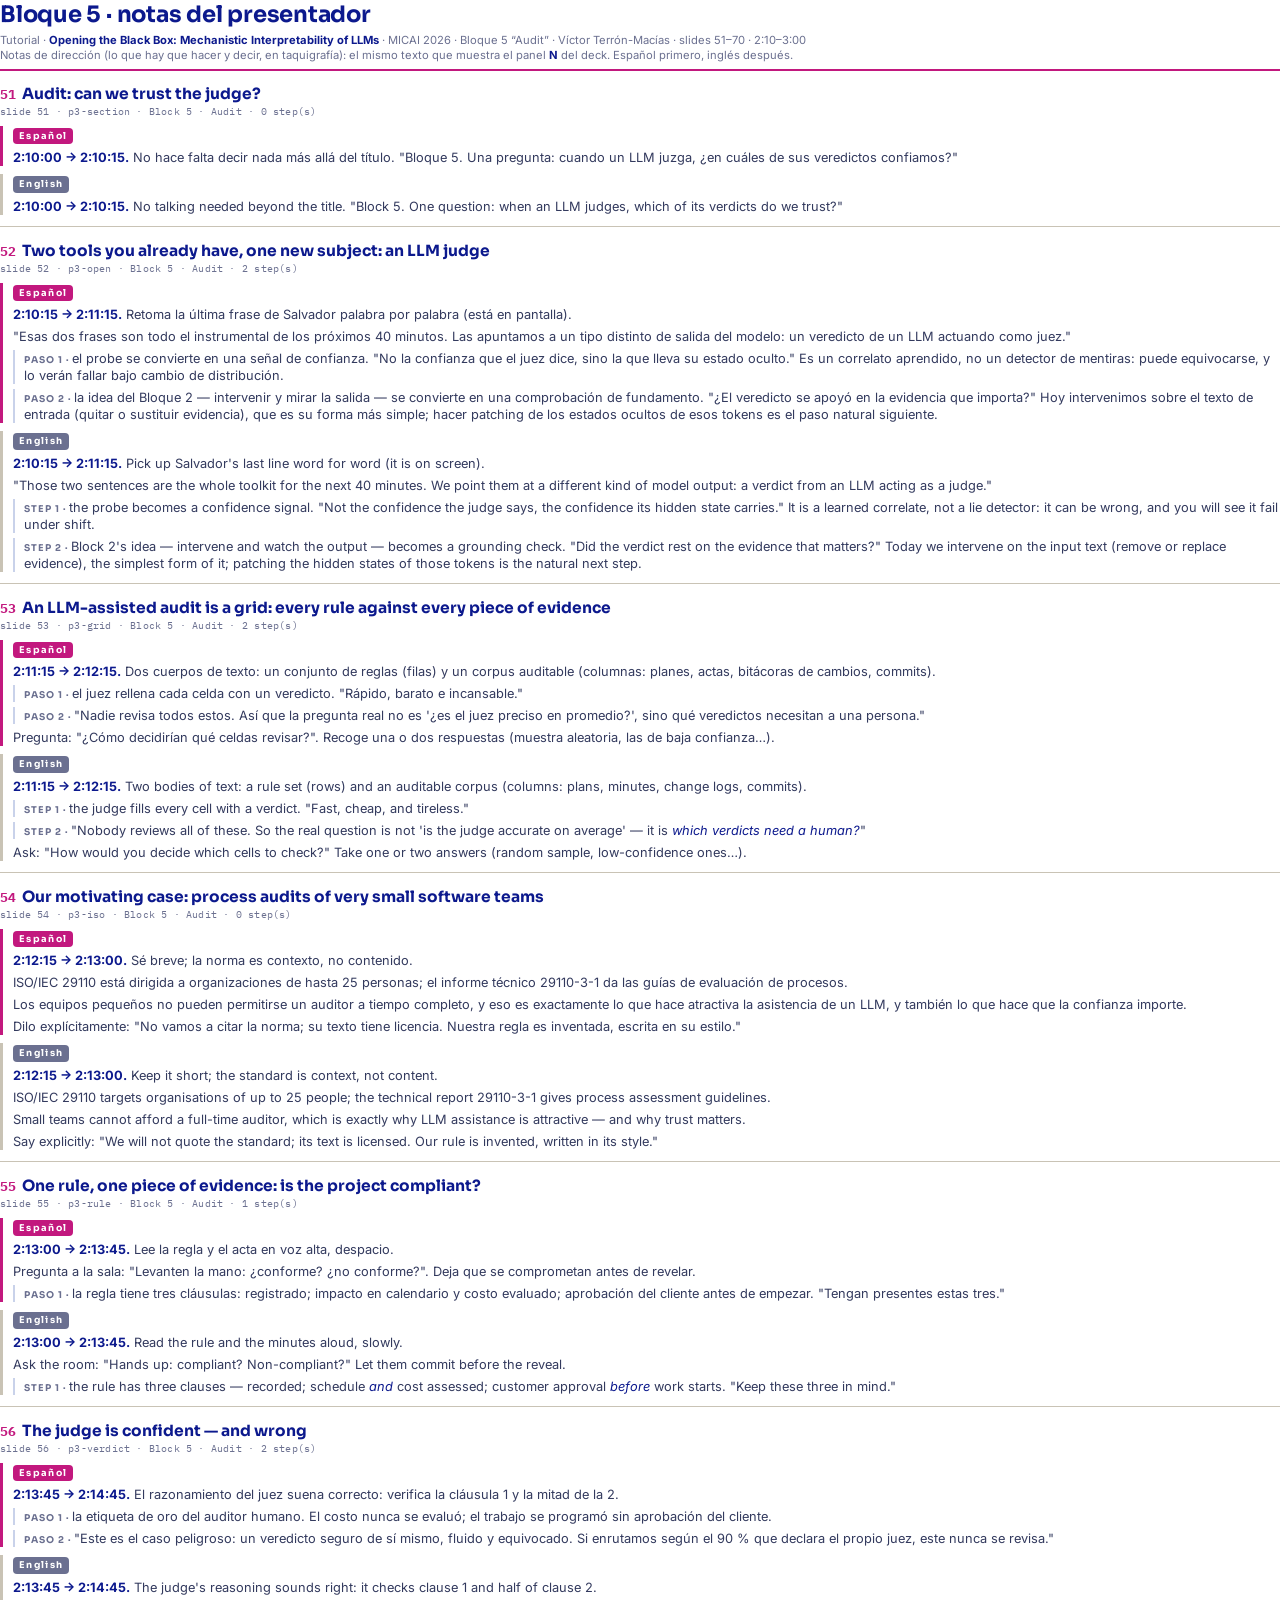
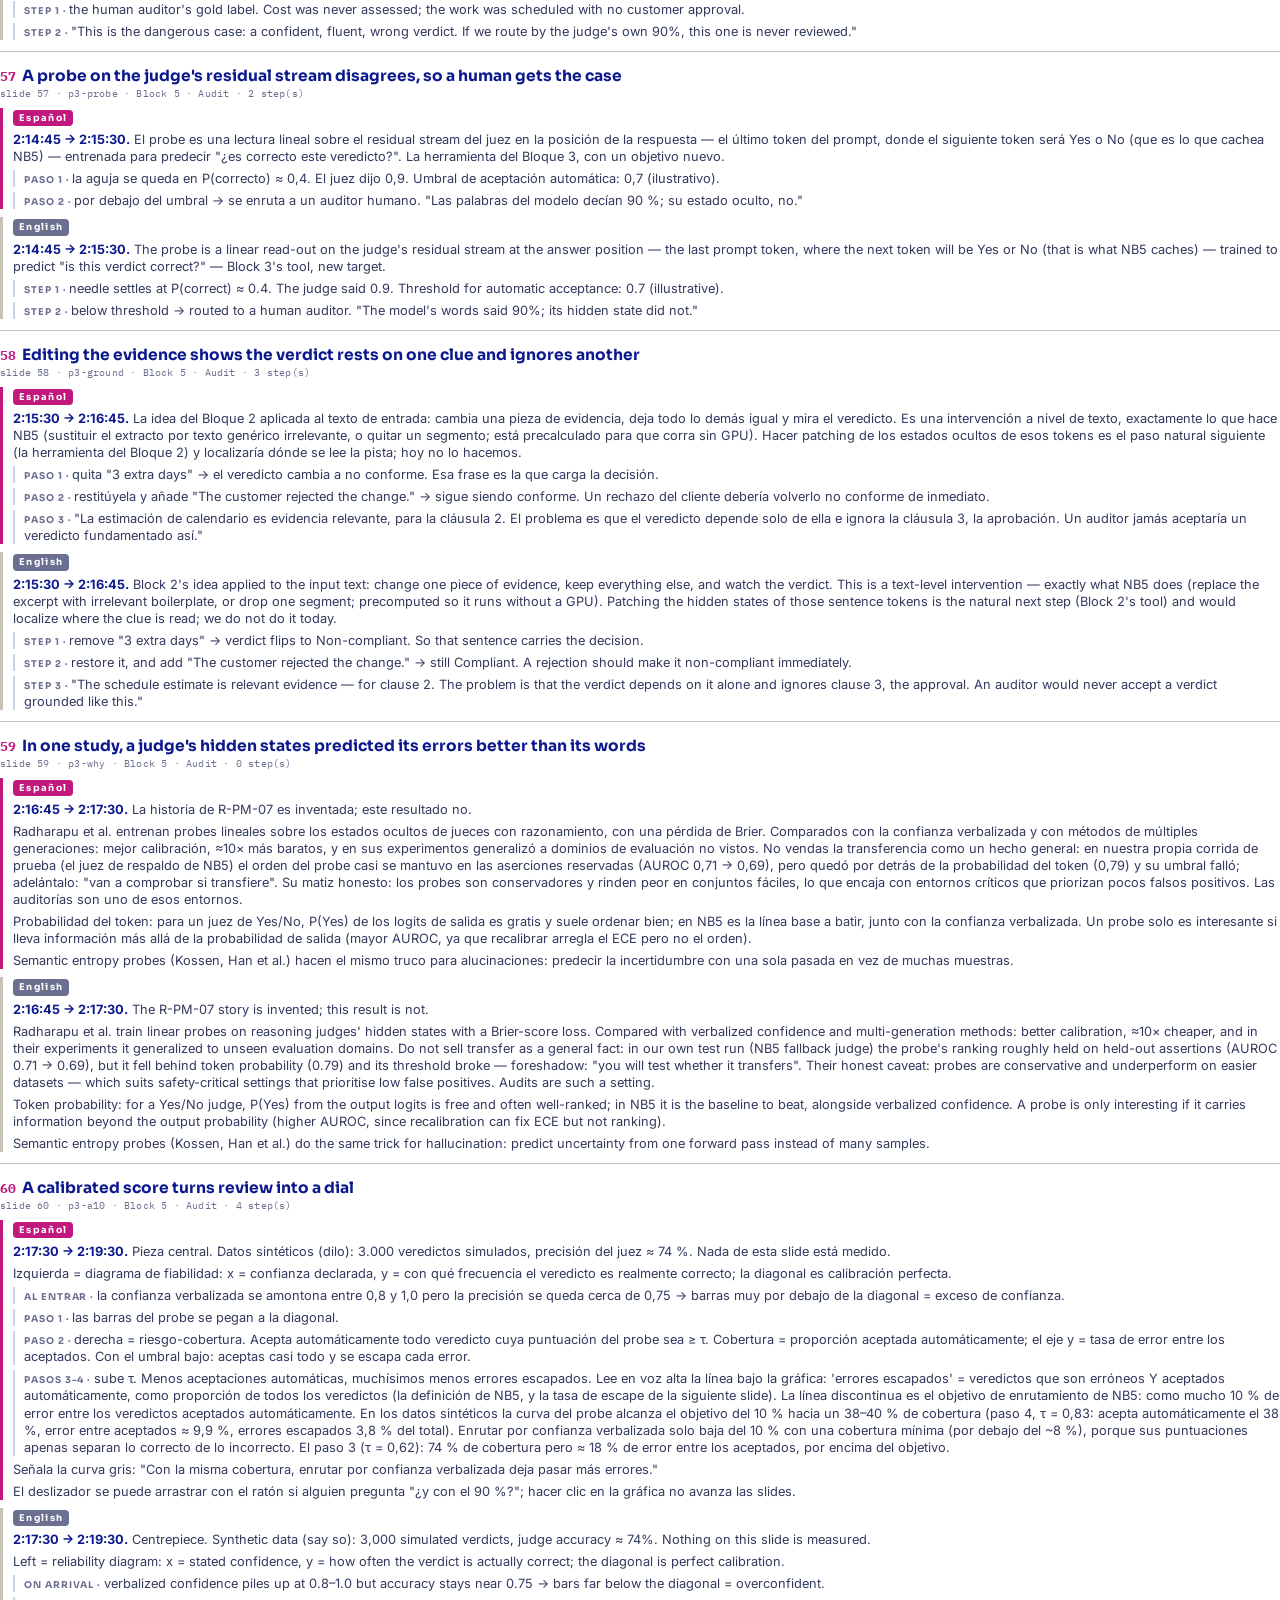
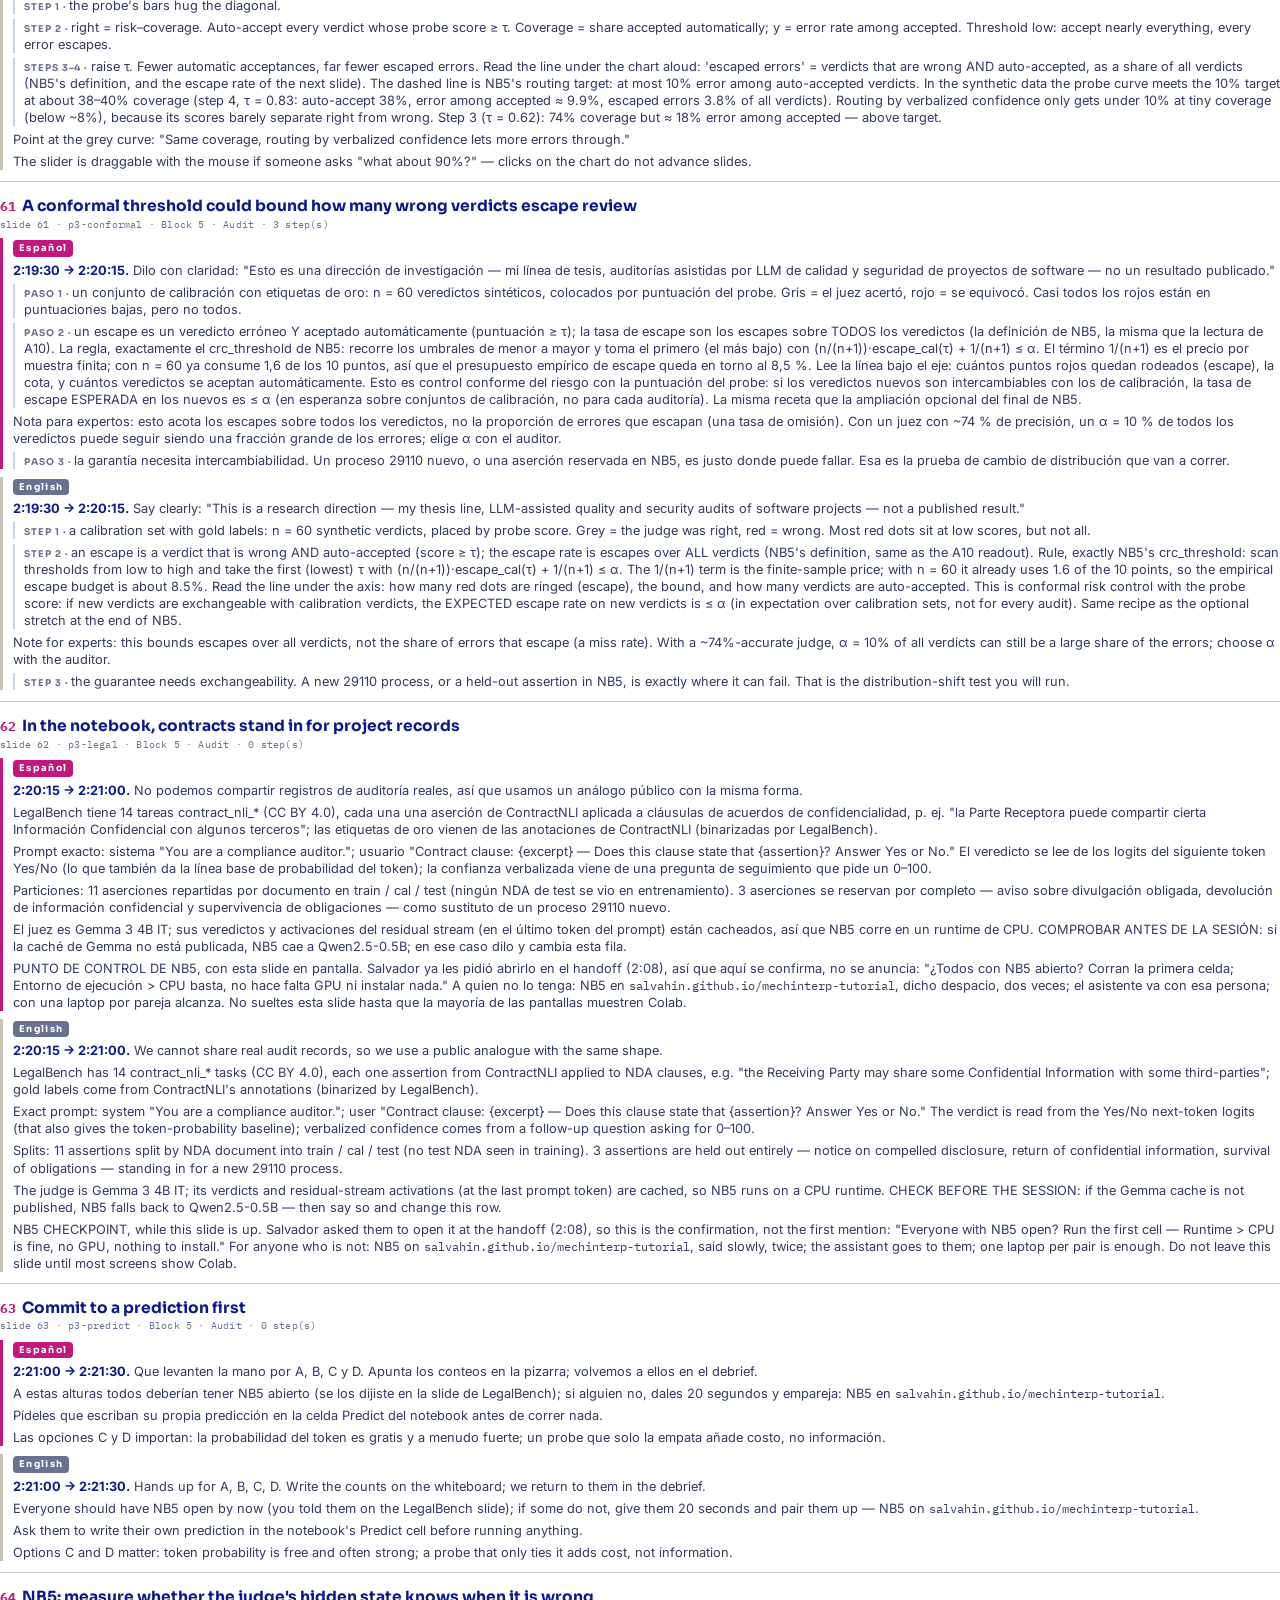
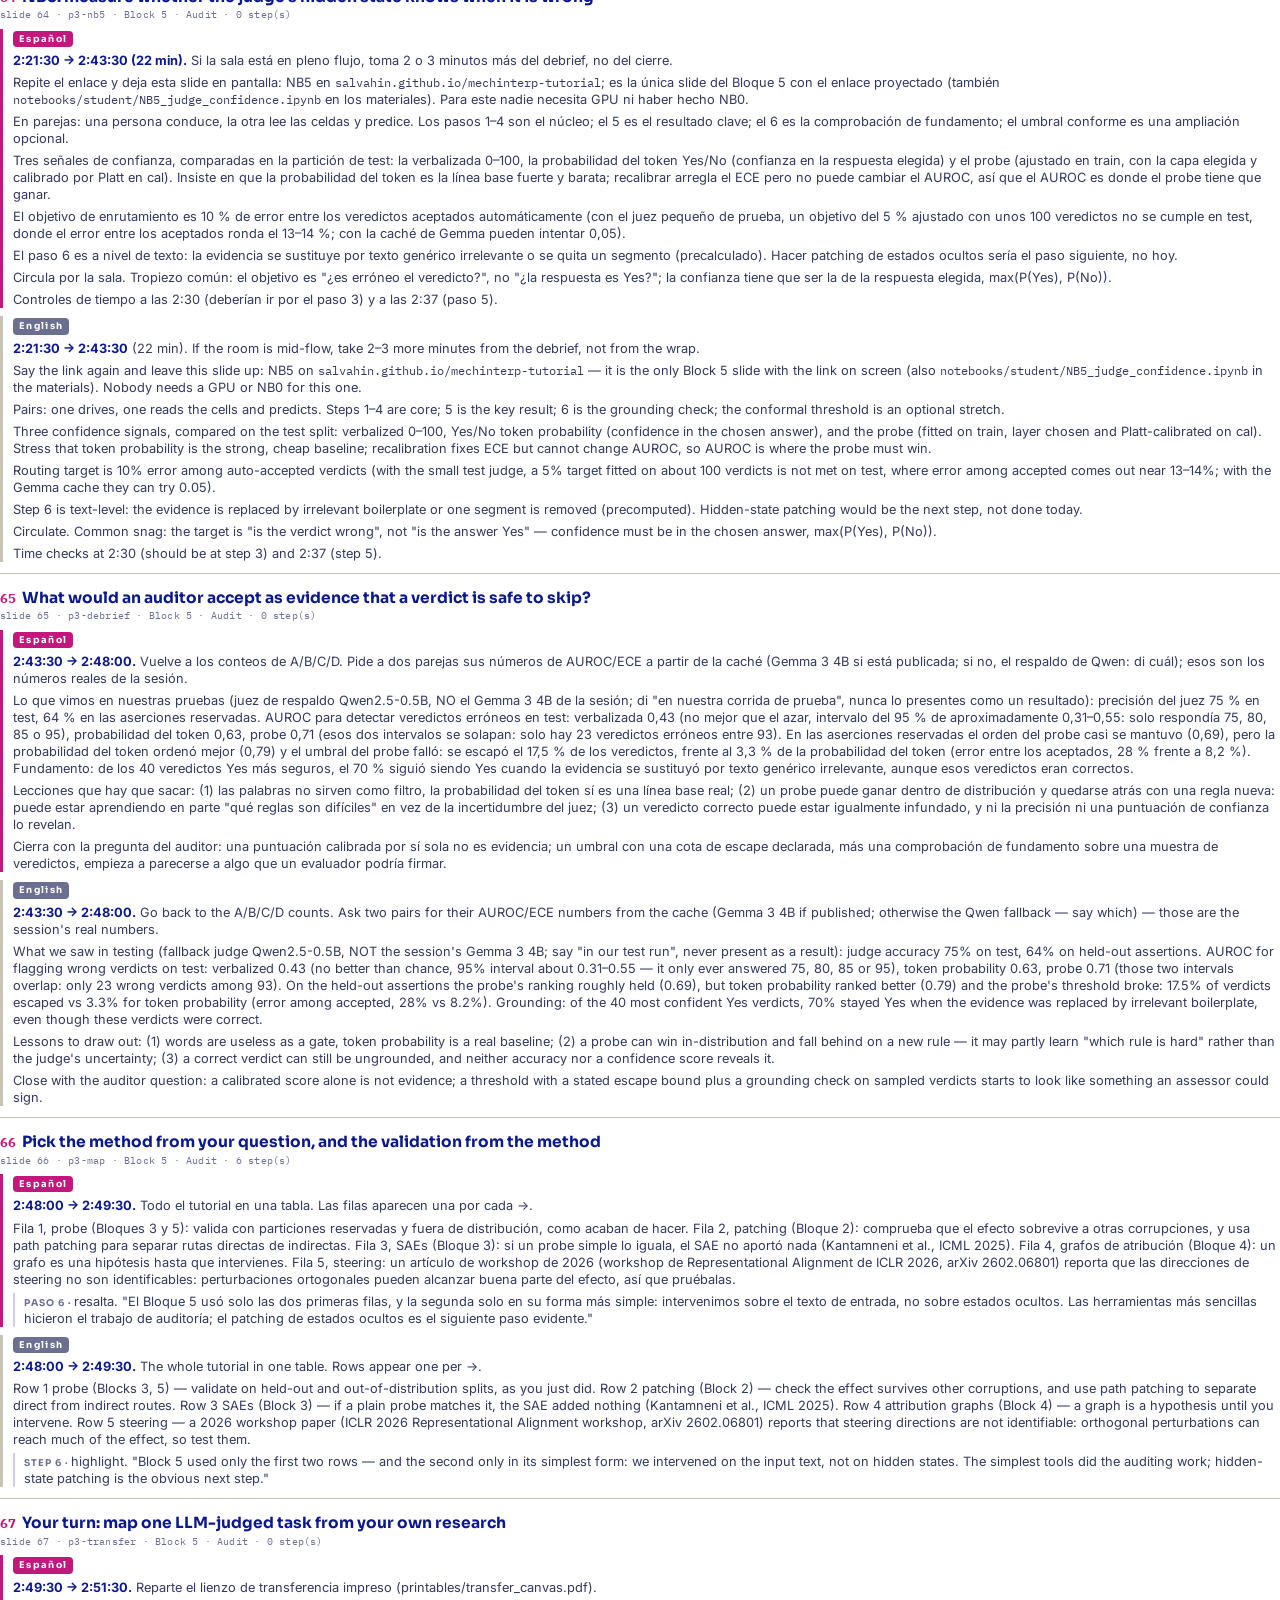
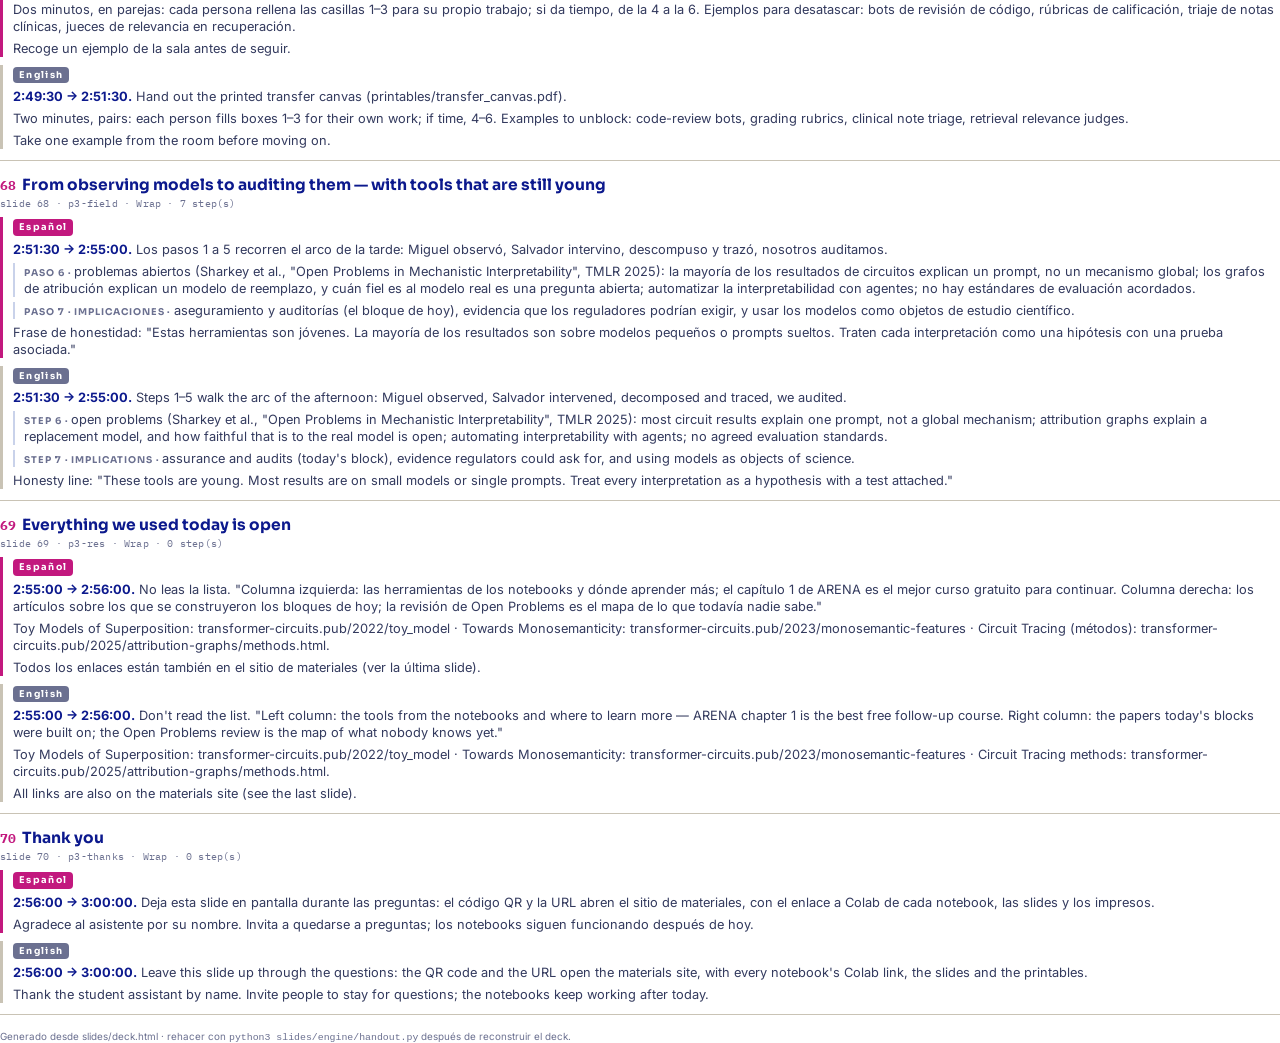
<file: printables/block5_notes.html>
<!doctype html>
<html lang="es"><head><meta charset="utf-8"><title>Bloque 5 · notas del presentador</title>
<link rel="preconnect" href="https://fonts.googleapis.com">
<link href="https://fonts.googleapis.com/css2?family=IBM+Plex+Mono:wght@400;500&family=Inter:ital,wght@0,400;0,500;0,600;0,700;1,400&family=Sora:wght@600;700&display=swap" rel="stylesheet">
<style>
@page { size: Letter portrait; margin: 0.6in 0.7in 0.55in; }
:root {
  --ink: #0C198D; --ink-2: #333A5E; --muted: #6B7090; --rule: #C9C3B5; --victor: #C2187E;
  --sans: "Inter", "Helvetica Neue", Arial, "Liberation Sans", sans-serif;
  --cond: "Sora", "Inter", "Helvetica Neue", Arial, sans-serif;
  --mono: "IBM Plex Mono", Menlo, Consolas, "DejaVu Sans Mono", monospace;
}
* { box-sizing: border-box; }
html, body { margin: 0; background: #fff; }
body { font-family: var(--sans); color: var(--ink-2); font-size: 9.6pt;
       line-height: 1.33; -webkit-print-color-adjust: exact; print-color-adjust: exact; }

header.doc { border-bottom: 2.4px solid var(--victor); padding-bottom: 6px; margin-bottom: 14px; }
header.doc h1 { font-family: var(--cond); color: var(--ink); font-size: 17pt; margin: 0 0 3px;
                letter-spacing: -.01em; }
header.doc p { margin: 0; font-size: 8.4pt; color: var(--muted); }
header.doc b { color: var(--ink); }

.slide { break-inside: avoid; margin: 0 0 15px; padding-bottom: 11px;
         border-bottom: 1px solid var(--rule); }
.slide:last-child { border-bottom: 0; }
.slide > h2 { font-family: var(--cond); color: var(--ink); font-size: 11.6pt; margin: 0 0 2px;
              line-height: 1.2; }
.slide > h2 .n { color: var(--victor); font-family: var(--mono); font-size: 9.4pt; margin-right: 6px; }
.slide > .meta { font-size: 7.6pt; color: var(--muted); font-family: var(--mono);
                 margin: 0 0 7px; letter-spacing: .02em; }

.lang { margin: 0 0 8px; padding-left: 10px; border-left: 3px solid var(--rule); }
.lang:last-child { margin-bottom: 0; }
.lang.es { border-left-color: var(--victor); }
.lang > .tag { display: inline-block; font-family: var(--cond); font-weight: 700; font-size: 7pt;
               letter-spacing: .14em; color: #fff; background: var(--muted);
               padding: 2px 6px; border-radius: 4px; margin-bottom: 5px; }
.lang.es > .tag { background: var(--victor); }
.lang p { margin: 0 0 5px; }
.lang p:last-child { margin-bottom: 0; }
.lang b { color: var(--ink); }
.lang i { color: var(--ink); }
.lang i.stage { color: var(--muted); font-weight: 500; }
.lang code, .lang .mono { font-family: var(--mono); font-size: .92em; }
.lang a { color: var(--ink); text-decoration: none; }

p.cue { padding-left: 9px; border-left: 2.5px solid #C9D2EA; }
p.cue::before { content: attr(data-label) " · "; font-family: var(--cond); font-weight: 700;
                font-size: 7pt; letter-spacing: .1em; color: var(--muted); }

footer.doc { margin-top: 10px; font-size: 7.4pt; color: var(--muted); }
</style></head><body>
<header class="doc"><h1>Bloque 5 · notas del presentador</h1><p>Tutorial · <b>Opening the Black Box: Mechanistic Interpretability of LLMs</b> · MICAI 2026 · Bloque 5 &ldquo;Audit&rdquo; · Víctor Terrón-Macías · slides 51&ndash;70 · 2:10&ndash;3:00<br>Notas de dirección (lo que hay que hacer y decir, en taquigrafía): el mismo texto que muestra el panel <b>N</b> del deck. Español primero, inglés después.</p></header>
<div class="slide"><h2><span class="n">51</span>Audit: can we trust the judge?</h2><p class="meta">slide 51 · p3-section · Block 5 · Audit · 0 step(s)</p>
<div class="lang es"><span class="tag">Español</span>
<p><b>2:10:00 → 2:10:15.</b> No hace falta decir nada más allá del título. "Bloque 5. Una pregunta: cuando un LLM juzga, ¿en cuáles de sus veredictos confiamos?"</p></div>
<div class="lang en"><span class="tag">English</span>
<p><b>2:10:00 → 2:10:15.</b> No talking needed beyond the title. "Block 5. One question: when an LLM judges, which of its verdicts do we trust?"</p></div></div>
<div class="slide"><h2><span class="n">52</span>Two tools you already have, one new subject: an LLM judge</h2><p class="meta">slide 52 · p3-open · Block 5 · Audit · 2 step(s)</p>
<div class="lang es"><span class="tag">Español</span>
<p><b>2:10:15 → 2:11:15.</b> Retoma la última frase de Salvador palabra por palabra (está en pantalla).</p>
    <p>"Esas dos frases son todo el instrumental de los próximos 40 minutos. Las apuntamos a un tipo distinto de salida del modelo: un veredicto de un LLM actuando como juez."</p>
    <p class="cue" data-label="PASO 1">el probe se convierte en una señal de confianza. "No la confianza que el juez dice, sino la que lleva su estado oculto." Es un correlato aprendido, no un detector de mentiras: puede equivocarse, y lo verán fallar bajo cambio de distribución.</p>
    <p class="cue" data-label="PASO 2">la idea del Bloque 2 — intervenir y mirar la salida — se convierte en una comprobación de fundamento. "¿El veredicto se apoyó en la evidencia que importa?" Hoy intervenimos sobre el texto de entrada (quitar o sustituir evidencia), que es su forma más simple; hacer patching de los estados ocultos de esos tokens es el paso natural siguiente.</p></div>
<div class="lang en"><span class="tag">English</span>
<p><b>2:10:15 → 2:11:15.</b> Pick up Salvador's last line word for word (it is on screen).</p>
    <p>"Those two sentences are the whole toolkit for the next 40 minutes. We point them at a different kind of model output: a verdict from an LLM acting as a judge."</p>
    <p class="cue" data-label="STEP 1">the probe becomes a confidence signal. "Not the confidence the judge says, the confidence its hidden state carries." It is a learned correlate, not a lie detector: it can be wrong, and you will see it fail under shift.</p>
    <p class="cue" data-label="STEP 2">Block 2's idea — intervene and watch the output — becomes a grounding check. "Did the verdict rest on the evidence that matters?" Today we intervene on the input text (remove or replace evidence), the simplest form of it; patching the hidden states of those tokens is the natural next step.</p></div></div>
<div class="slide"><h2><span class="n">53</span>An LLM-assisted audit is a grid: every rule against every piece of evidence</h2><p class="meta">slide 53 · p3-grid · Block 5 · Audit · 2 step(s)</p>
<div class="lang es"><span class="tag">Español</span>
<p><b>2:11:15 → 2:12:15.</b> Dos cuerpos de texto: un conjunto de reglas (filas) y un corpus auditable (columnas: planes, actas, bitácoras de cambios, commits).</p>
    <p class="cue" data-label="PASO 1">el juez rellena cada celda con un veredicto. "Rápido, barato e incansable."</p>
    <p class="cue" data-label="PASO 2">"Nadie revisa todos estos. Así que la pregunta real no es '¿es el juez preciso en promedio?', sino qué veredictos necesitan a una persona."</p>
    <p>Pregunta: "¿Cómo decidirían qué celdas revisar?". Recoge una o dos respuestas (muestra aleatoria, las de baja confianza…).</p></div>
<div class="lang en"><span class="tag">English</span>
<p><b>2:11:15 → 2:12:15.</b> Two bodies of text: a rule set (rows) and an auditable corpus (columns: plans, minutes, change logs, commits).</p>
    <p class="cue" data-label="STEP 1">the judge fills every cell with a verdict. "Fast, cheap, and tireless."</p>
    <p class="cue" data-label="STEP 2">"Nobody reviews all of these. So the real question is not 'is the judge accurate on average' — it is <i>which verdicts need a human?</i>"</p>
    <p>Ask: "How would you decide which cells to check?" Take one or two answers (random sample, low-confidence ones…).</p></div></div>
<div class="slide"><h2><span class="n">54</span>Our motivating case: process audits of very small software teams</h2><p class="meta">slide 54 · p3-iso · Block 5 · Audit · 0 step(s)</p>
<div class="lang es"><span class="tag">Español</span>
<p><b>2:12:15 → 2:13:00.</b> Sé breve; la norma es contexto, no contenido.</p>
    <p>ISO/IEC 29110 está dirigida a organizaciones de hasta 25 personas; el informe técnico 29110-3-1 da las guías de evaluación de procesos.</p>
    <p>Los equipos pequeños no pueden permitirse un auditor a tiempo completo, y eso es exactamente lo que hace atractiva la asistencia de un LLM, y también lo que hace que la confianza importe.</p>
    <p>Dilo explícitamente: "No vamos a citar la norma; su texto tiene licencia. Nuestra regla es inventada, escrita en su estilo."</p></div>
<div class="lang en"><span class="tag">English</span>
<p><b>2:12:15 → 2:13:00.</b> Keep it short; the standard is context, not content.</p>
    <p>ISO/IEC 29110 targets organisations of up to 25 people; the technical report 29110-3-1 gives process assessment guidelines.</p>
    <p>Small teams cannot afford a full-time auditor, which is exactly why LLM assistance is attractive — and why trust matters.</p>
    <p>Say explicitly: "We will not quote the standard; its text is licensed. Our rule is invented, written in its style."</p></div></div>
<div class="slide"><h2><span class="n">55</span>One rule, one piece of evidence: is the project compliant?</h2><p class="meta">slide 55 · p3-rule · Block 5 · Audit · 1 step(s)</p>
<div class="lang es"><span class="tag">Español</span>
<p><b>2:13:00 → 2:13:45.</b> Lee la regla y el acta en voz alta, despacio.</p>
    <p>Pregunta a la sala: "Levanten la mano: ¿conforme? ¿no conforme?". Deja que se comprometan antes de revelar.</p>
    <p class="cue" data-label="PASO 1">la regla tiene tres cláusulas: registrado; impacto en calendario y costo evaluado; aprobación del cliente antes de empezar. "Tengan presentes estas tres."</p></div>
<div class="lang en"><span class="tag">English</span>
<p><b>2:13:00 → 2:13:45.</b> Read the rule and the minutes aloud, slowly.</p>
    <p>Ask the room: "Hands up: compliant? Non-compliant?" Let them commit before the reveal.</p>
    <p class="cue" data-label="STEP 1">the rule has three clauses — recorded; schedule <i>and</i> cost assessed; customer approval <i>before</i> work starts. "Keep these three in mind."</p></div></div>
<div class="slide"><h2><span class="n">56</span>The judge is confident — and wrong</h2><p class="meta">slide 56 · p3-verdict · Block 5 · Audit · 2 step(s)</p>
<div class="lang es"><span class="tag">Español</span>
<p><b>2:13:45 → 2:14:45.</b> El razonamiento del juez suena correcto: verifica la cláusula 1 y la mitad de la 2.</p>
    <p class="cue" data-label="PASO 1">la etiqueta de oro del auditor humano. El costo nunca se evaluó; el trabajo se programó sin aprobación del cliente.</p>
    <p class="cue" data-label="PASO 2">"Este es el caso peligroso: un veredicto seguro de sí mismo, fluido y equivocado. Si enrutamos según el 90 % que declara el propio juez, este nunca se revisa."</p></div>
<div class="lang en"><span class="tag">English</span>
<p><b>2:13:45 → 2:14:45.</b> The judge's reasoning sounds right: it checks clause 1 and half of clause 2.</p>
    <p class="cue" data-label="STEP 1">the human auditor's gold label. Cost was never assessed; the work was scheduled with no customer approval.</p>
    <p class="cue" data-label="STEP 2">"This is the dangerous case: a confident, fluent, wrong verdict. If we route by the judge's own 90%, this one is never reviewed."</p></div></div>
<div class="slide"><h2><span class="n">57</span>A probe on the judge&#x27;s residual stream disagrees, so a human gets the case</h2><p class="meta">slide 57 · p3-probe · Block 5 · Audit · 2 step(s)</p>
<div class="lang es"><span class="tag">Español</span>
<p><b>2:14:45 → 2:15:30.</b> El probe es una lectura lineal sobre el residual stream del juez en la posición de la respuesta — el último token del prompt, donde el siguiente token será Yes o No (que es lo que cachea NB5) — entrenada para predecir "¿es correcto este veredicto?". La herramienta del Bloque 3, con un objetivo nuevo.</p>
    <p class="cue" data-label="PASO 1">la aguja se queda en P(correcto) ≈ 0,4. El juez dijo 0,9. Umbral de aceptación automática: 0,7 (ilustrativo).</p>
    <p class="cue" data-label="PASO 2">por debajo del umbral → se enruta a un auditor humano. "Las palabras del modelo decían 90 %; su estado oculto, no."</p></div>
<div class="lang en"><span class="tag">English</span>
<p><b>2:14:45 → 2:15:30.</b> The probe is a linear read-out on the judge's residual stream at the answer position — the last prompt token, where the next token will be Yes or No (that is what NB5 caches) — trained to predict "is this verdict correct?" — Block 3's tool, new target.</p>
    <p class="cue" data-label="STEP 1">needle settles at P(correct) ≈ 0.4. The judge said 0.9. Threshold for automatic acceptance: 0.7 (illustrative).</p>
    <p class="cue" data-label="STEP 2">below threshold → routed to a human auditor. "The model's words said 90%; its hidden state did not."</p></div></div>
<div class="slide"><h2><span class="n">58</span>Editing the evidence shows the verdict rests on one clue and ignores another</h2><p class="meta">slide 58 · p3-ground · Block 5 · Audit · 3 step(s)</p>
<div class="lang es"><span class="tag">Español</span>
<p><b>2:15:30 → 2:16:45.</b> La idea del Bloque 2 aplicada al texto de entrada: cambia una pieza de evidencia, deja todo lo demás igual y mira el veredicto. Es una intervención a nivel de texto, exactamente lo que hace NB5 (sustituir el extracto por texto genérico irrelevante, o quitar un segmento; está precalculado para que corra sin GPU). Hacer patching de los estados ocultos de esos tokens es el paso natural siguiente (la herramienta del Bloque 2) y localizaría dónde se lee la pista; hoy no lo hacemos.</p>
    <p class="cue" data-label="PASO 1">quita "3 extra days" → el veredicto cambia a no conforme. Esa frase es la que carga la decisión.</p>
    <p class="cue" data-label="PASO 2">restitúyela y añade "The customer rejected the change." → sigue siendo conforme. Un rechazo del cliente debería volverlo no conforme de inmediato.</p>
    <p class="cue" data-label="PASO 3">"La estimación de calendario es evidencia relevante, para la cláusula 2. El problema es que el veredicto depende solo de ella e ignora la cláusula 3, la aprobación. Un auditor jamás aceptaría un veredicto fundamentado así."</p></div>
<div class="lang en"><span class="tag">English</span>
<p><b>2:15:30 → 2:16:45.</b> Block 2's idea applied to the input text: change one piece of evidence, keep everything else, and watch the verdict. This is a text-level intervention — exactly what NB5 does (replace the excerpt with irrelevant boilerplate, or drop one segment; precomputed so it runs without a GPU). Patching the hidden states of those sentence tokens is the natural next step (Block 2's tool) and would localize where the clue is read; we do not do it today.</p>
    <p class="cue" data-label="STEP 1">remove "3 extra days" → verdict flips to Non-compliant. So that sentence carries the decision.</p>
    <p class="cue" data-label="STEP 2">restore it, and add "The customer rejected the change." → still Compliant. A rejection should make it non-compliant immediately.</p>
    <p class="cue" data-label="STEP 3">"The schedule estimate is relevant evidence — for clause 2. The problem is that the verdict depends on it alone and ignores clause 3, the approval. An auditor would never accept a verdict grounded like this."</p></div></div>
<div class="slide"><h2><span class="n">59</span>In one study, a judge&#x27;s hidden states predicted its errors better than its words</h2><p class="meta">slide 59 · p3-why · Block 5 · Audit · 0 step(s)</p>
<div class="lang es"><span class="tag">Español</span>
<p><b>2:16:45 → 2:17:30.</b> La historia de R-PM-07 es inventada; este resultado no.</p>
    <p>Radharapu et al. entrenan probes lineales sobre los estados ocultos de jueces con razonamiento, con una pérdida de Brier. Comparados con la confianza verbalizada y con métodos de múltiples generaciones: mejor calibración, ≈10× más baratos, y en sus experimentos generalizó a dominios de evaluación no vistos. No vendas la transferencia como un hecho general: en nuestra propia corrida de prueba (el juez de respaldo de NB5) el orden del probe casi se mantuvo en las aserciones reservadas (AUROC 0,71 → 0,69), pero quedó por detrás de la probabilidad del token (0,79) y su umbral falló; adelántalo: "van a comprobar si transfiere". Su matiz honesto: los probes son conservadores y rinden peor en conjuntos fáciles, lo que encaja con entornos críticos que priorizan pocos falsos positivos. Las auditorías son uno de esos entornos.</p>
    <p>Probabilidad del token: para un juez de Yes/No, P(Yes) de los logits de salida es gratis y suele ordenar bien; en NB5 es la línea base a batir, junto con la confianza verbalizada. Un probe solo es interesante si lleva información más allá de la probabilidad de salida (mayor AUROC, ya que recalibrar arregla el ECE pero no el orden).</p>
    <p>Semantic entropy probes (Kossen, Han et al.) hacen el mismo truco para alucinaciones: predecir la incertidumbre con una sola pasada en vez de muchas muestras.</p></div>
<div class="lang en"><span class="tag">English</span>
<p><b>2:16:45 → 2:17:30.</b> The R-PM-07 story is invented; this result is not.</p>
    <p>Radharapu et al. train linear probes on reasoning judges' hidden states with a Brier-score loss. Compared with verbalized confidence and multi-generation methods: better calibration, ≈10× cheaper, and in their experiments it generalized to unseen evaluation domains. Do not sell transfer as a general fact: in our own test run (NB5 fallback judge) the probe's ranking roughly held on held-out assertions (AUROC 0.71 → 0.69), but it fell behind token probability (0.79) and its threshold broke — foreshadow: "you will test whether it transfers". Their honest caveat: probes are conservative and underperform on easier datasets — which suits safety-critical settings that prioritise low false positives. Audits are such a setting.</p>
    <p>Token probability: for a Yes/No judge, P(Yes) from the output logits is free and often well-ranked; in NB5 it is the baseline to beat, alongside verbalized confidence. A probe is only interesting if it carries information beyond the output probability (higher AUROC, since recalibration can fix ECE but not ranking).</p>
    <p>Semantic entropy probes (Kossen, Han et al.) do the same trick for hallucination: predict uncertainty from one forward pass instead of many samples.</p></div></div>
<div class="slide"><h2><span class="n">60</span>A calibrated score turns review into a dial</h2><p class="meta">slide 60 · p3-a10 · Block 5 · Audit · 4 step(s)</p>
<div class="lang es"><span class="tag">Español</span>
<p><b>2:17:30 → 2:19:30.</b> Pieza central. Datos sintéticos (dilo): 3.000 veredictos simulados, precisión del juez ≈ 74 %. Nada de esta slide está medido.</p>
    <p>Izquierda = diagrama de fiabilidad: x = confianza declarada, y = con qué frecuencia el veredicto es realmente correcto; la diagonal es calibración perfecta.</p>
    <p class="cue" data-label="AL ENTRAR">la confianza verbalizada se amontona entre 0,8 y 1,0 pero la precisión se queda cerca de 0,75 → barras muy por debajo de la diagonal = exceso de confianza.</p>
    <p class="cue" data-label="PASO 1">las barras del probe se pegan a la diagonal.</p>
    <p class="cue" data-label="PASO 2">derecha = riesgo-cobertura. Acepta automáticamente todo veredicto cuya puntuación del probe sea ≥ τ. Cobertura = proporción aceptada automáticamente; el eje y = tasa de error entre los aceptados. Con el umbral bajo: aceptas casi todo y se escapa cada error.</p>
    <p class="cue" data-label="PASOS 3-4">sube τ. Menos aceptaciones automáticas, muchísimos menos errores escapados. Lee en voz alta la línea bajo la gráfica: 'errores escapados' = veredictos que son erróneos Y aceptados automáticamente, como proporción de todos los veredictos (la definición de NB5, y la tasa de escape de la siguiente slide). La línea discontinua es el objetivo de enrutamiento de NB5: como mucho 10 % de error entre los veredictos aceptados automáticamente. En los datos sintéticos la curva del probe alcanza el objetivo del 10 % hacia un 38–40 % de cobertura (paso 4, τ = 0,83: acepta automáticamente el 38 %, error entre aceptados ≈ 9,9 %, errores escapados 3,8 % del total). Enrutar por confianza verbalizada solo baja del 10 % con una cobertura mínima (por debajo del ~8 %), porque sus puntuaciones apenas separan lo correcto de lo incorrecto. El paso 3 (τ = 0,62): 74 % de cobertura pero ≈ 18 % de error entre los aceptados, por encima del objetivo.</p>
    <p>Señala la curva gris: "Con la misma cobertura, enrutar por confianza verbalizada deja pasar más errores."</p>
    <p>El deslizador se puede arrastrar con el ratón si alguien pregunta "¿y con el 90 %?"; hacer clic en la gráfica no avanza las slides.</p></div>
<div class="lang en"><span class="tag">English</span>
<p><b>2:17:30 → 2:19:30.</b> Centrepiece. Synthetic data (say so): 3,000 simulated verdicts, judge accuracy ≈ 74%. Nothing on this slide is measured.</p>
    <p>Left = reliability diagram: x = stated confidence, y = how often the verdict is actually correct; the diagonal is perfect calibration.</p>
    <p class="cue" data-label="ON ARRIVAL">verbalized confidence piles up at 0.8–1.0 but accuracy stays near 0.75 → bars far below the diagonal = overconfident.</p>
    <p class="cue" data-label="STEP 1">the probe's bars hug the diagonal.</p>
    <p class="cue" data-label="STEP 2">right = risk–coverage. Auto-accept every verdict whose probe score ≥ τ. Coverage = share accepted automatically; y = error rate among accepted. Threshold low: accept nearly everything, every error escapes.</p>
    <p class="cue" data-label="STEPS 3-4">raise τ. Fewer automatic acceptances, far fewer escaped errors. Read the line under the chart aloud: 'escaped errors' = verdicts that are wrong AND auto-accepted, as a share of all verdicts (NB5's definition, and the escape rate of the next slide). The dashed line is NB5's routing target: at most 10% error among auto-accepted verdicts. In the synthetic data the probe curve meets the 10% target at about 38–40% coverage (step 4, τ = 0.83: auto-accept 38%, error among accepted ≈ 9.9%, escaped errors 3.8% of all verdicts). Routing by verbalized confidence only gets under 10% at tiny coverage (below ~8%), because its scores barely separate right from wrong. Step 3 (τ = 0.62): 74% coverage but ≈ 18% error among accepted — above target.</p>
    <p>Point at the grey curve: "Same coverage, routing by verbalized confidence lets more errors through."</p>
    <p>The slider is draggable with the mouse if someone asks "what about 90%?" — clicks on the chart do not advance slides.</p></div></div>
<div class="slide"><h2><span class="n">61</span>A conformal threshold could bound how many wrong verdicts escape review</h2><p class="meta">slide 61 · p3-conformal · Block 5 · Audit · 3 step(s)</p>
<div class="lang es"><span class="tag">Español</span>
<p><b>2:19:30 → 2:20:15.</b> Dilo con claridad: "Esto es una dirección de investigación — mi línea de tesis, auditorías asistidas por LLM de calidad y seguridad de proyectos de software — no un resultado publicado."</p>
    <p class="cue" data-label="PASO 1">un conjunto de calibración con etiquetas de oro: n = 60 veredictos sintéticos, colocados por puntuación del probe. Gris = el juez acertó, rojo = se equivocó. Casi todos los rojos están en puntuaciones bajas, pero no todos.</p>
    <p class="cue" data-label="PASO 2">un escape es un veredicto erróneo Y aceptado automáticamente (puntuación ≥ τ); la tasa de escape son los escapes sobre TODOS los veredictos (la definición de NB5, la misma que la lectura de A10). La regla, exactamente el crc_threshold de NB5: recorre los umbrales de menor a mayor y toma el primero (el más bajo) con (n/(n+1))·escape_cal(τ) + 1/(n+1) ≤ α. El término 1/(n+1) es el precio por muestra finita; con n = 60 ya consume 1,6 de los 10 puntos, así que el presupuesto empírico de escape queda en torno al 8,5 %. Lee la línea bajo el eje: cuántos puntos rojos quedan rodeados (escape), la cota, y cuántos veredictos se aceptan automáticamente. Esto es control conforme del riesgo con la puntuación del probe: si los veredictos nuevos son intercambiables con los de calibración, la tasa de escape ESPERADA en los nuevos es ≤ α (en esperanza sobre conjuntos de calibración, no para cada auditoría).  La misma receta que la ampliación opcional del final de NB5.</p>
    <p>Nota para expertos: esto acota los escapes sobre todos los veredictos, no la proporción de errores que escapan (una tasa de omisión). Con un juez con ~74 % de precisión, un α = 10 % de todos los veredictos puede seguir siendo una fracción grande de los errores; elige α con el auditor.</p>
    <p class="cue" data-label="PASO 3">la garantía necesita intercambiabilidad. Un proceso 29110 nuevo, o una aserción reservada en NB5, es justo donde puede fallar. Esa es la prueba de cambio de distribución que van a correr.</p></div>
<div class="lang en"><span class="tag">English</span>
<p><b>2:19:30 → 2:20:15.</b> Say clearly: "This is a research direction — my thesis line, LLM-assisted quality and security audits of software projects — not a published result."</p>
    <p class="cue" data-label="STEP 1">a calibration set with gold labels: n = 60 synthetic verdicts, placed by probe score. Grey = the judge was right, red = wrong. Most red dots sit at low scores, but not all.</p>
    <p class="cue" data-label="STEP 2">an escape is a verdict that is wrong AND auto-accepted (score ≥ τ); the escape rate is escapes over ALL verdicts (NB5's definition, same as the A10 readout). Rule, exactly NB5's crc_threshold: scan thresholds from low to high and take the first (lowest) τ with (n/(n+1))·escape_cal(τ) + 1/(n+1) ≤ α. The 1/(n+1) term is the finite-sample price; with n = 60 it already uses 1.6 of the 10 points, so the empirical escape budget is about 8.5%. Read the line under the axis: how many red dots are ringed (escape), the bound, and how many verdicts are auto-accepted. This is conformal risk control with the probe score: if new verdicts are exchangeable with calibration verdicts, the EXPECTED escape rate on new verdicts is ≤ α (in expectation over calibration sets, not for every audit). Same recipe as the optional stretch at the end of NB5.</p>
    <p>Note for experts: this bounds escapes over all verdicts, not the share of errors that escape (a miss rate). With a ~74%-accurate judge, α = 10% of all verdicts can still be a large share of the errors; choose α with the auditor.</p>
    <p class="cue" data-label="STEP 3">the guarantee needs exchangeability. A new 29110 process, or a held-out assertion in NB5, is exactly where it can fail. That is the distribution-shift test you will run.</p></div></div>
<div class="slide"><h2><span class="n">62</span>In the notebook, contracts stand in for project records</h2><p class="meta">slide 62 · p3-legal · Block 5 · Audit · 0 step(s)</p>
<div class="lang es"><span class="tag">Español</span>
<p><b>2:20:15 → 2:21:00.</b> No podemos compartir registros de auditoría reales, así que usamos un análogo público con la misma forma.</p>
    <p>LegalBench tiene 14 tareas contract_nli_* (CC BY 4.0), cada una una aserción de ContractNLI aplicada a cláusulas de acuerdos de confidencialidad, p. ej. "la Parte Receptora puede compartir cierta Información Confidencial con algunos terceros"; las etiquetas de oro vienen de las anotaciones de ContractNLI (binarizadas por LegalBench).</p>
    <p>Prompt exacto: sistema "You are a compliance auditor."; usuario "Contract clause: {excerpt} — Does this clause state that {assertion}? Answer Yes or No." El veredicto se lee de los logits del siguiente token Yes/No (lo que también da la línea base de probabilidad del token); la confianza verbalizada viene de una pregunta de seguimiento que pide un 0–100.</p>
    <p>Particiones: 11 aserciones repartidas por documento en train / cal / test (ningún NDA de test se vio en entrenamiento). 3 aserciones se reservan por completo — aviso sobre divulgación obligada, devolución de información confidencial y supervivencia de obligaciones — como sustituto de un proceso 29110 nuevo.</p>
    <p>El juez es Gemma 3 4B IT; sus veredictos y activaciones del residual stream (en el último token del prompt) están cacheados, así que NB5 corre en un runtime de CPU. COMPROBAR ANTES DE LA SESIÓN: si la caché de Gemma no está publicada, NB5 cae a Qwen2.5-0.5B; en ese caso dilo y cambia esta fila.</p>
    <p>PUNTO DE CONTROL DE NB5, con esta slide en pantalla. Salvador ya les pidió abrirlo en el handoff (2:08), así que aquí se confirma, no se anuncia: "¿Todos con NB5 abierto? Corran la primera celda; Entorno de ejecución &gt; CPU basta, no hace falta GPU ni instalar nada." A quien no lo tenga: NB5 en <code>salvahin.github.io/mechinterp-tutorial</code>, dicho despacio, dos veces; el asistente va con esa persona; con una laptop por pareja alcanza. No sueltes esta slide hasta que la mayoría de las pantallas muestren Colab.</p></div>
<div class="lang en"><span class="tag">English</span>
<p><b>2:20:15 → 2:21:00.</b> We cannot share real audit records, so we use a public analogue with the same shape.</p>
    <p>LegalBench has 14 contract_nli_* tasks (CC BY 4.0), each one assertion from ContractNLI applied to NDA clauses, e.g. "the Receiving Party may share some Confidential Information with some third-parties"; gold labels come from ContractNLI's annotations (binarized by LegalBench).</p>
    <p>Exact prompt: system "You are a compliance auditor."; user "Contract clause: {excerpt} — Does this clause state that {assertion}? Answer Yes or No." The verdict is read from the Yes/No next-token logits (that also gives the token-probability baseline); verbalized confidence comes from a follow-up question asking for 0–100.</p>
    <p>Splits: 11 assertions split by NDA document into train / cal / test (no test NDA seen in training). 3 assertions are held out entirely — notice on compelled disclosure, return of confidential information, survival of obligations — standing in for a new 29110 process.</p>
    <p>The judge is Gemma 3 4B IT; its verdicts and residual-stream activations (at the last prompt token) are cached, so NB5 runs on a CPU runtime. CHECK BEFORE THE SESSION: if the Gemma cache is not published, NB5 falls back to Qwen2.5-0.5B — then say so and change this row.</p>
    <p>NB5 CHECKPOINT, while this slide is up. Salvador asked them to open it at the handoff (2:08), so this is the confirmation, not the first mention: "Everyone with NB5 open? Run the first cell — Runtime &gt; CPU is fine, no GPU, nothing to install." For anyone who is not: NB5 on <code>salvahin.github.io/mechinterp-tutorial</code>, said slowly, twice; the assistant goes to them; one laptop per pair is enough. Do not leave this slide until most screens show Colab.</p></div></div>
<div class="slide"><h2><span class="n">63</span>Commit to a prediction first</h2><p class="meta">slide 63 · p3-predict · Block 5 · Audit · 0 step(s)</p>
<div class="lang es"><span class="tag">Español</span>
<p><b>2:21:00 → 2:21:30.</b> Que levanten la mano por A, B, C y D. Apunta los conteos en la pizarra; volvemos a ellos en el debrief.</p>
    <p>A estas alturas todos deberían tener NB5 abierto (se los dijiste en la slide de LegalBench); si alguien no, dales 20 segundos y empareja: NB5 en <code>salvahin.github.io/mechinterp-tutorial</code>.</p>
    <p>Pídeles que escriban su propia predicción en la celda Predict del notebook antes de correr nada.</p>
    <p>Las opciones C y D importan: la probabilidad del token es gratis y a menudo fuerte; un probe que solo la empata añade costo, no información.</p></div>
<div class="lang en"><span class="tag">English</span>
<p><b>2:21:00 → 2:21:30.</b> Hands up for A, B, C, D. Write the counts on the whiteboard; we return to them in the debrief.</p>
    <p>Everyone should have NB5 open by now (you told them on the LegalBench slide); if some do not, give them 20 seconds and pair them up — NB5 on <code>salvahin.github.io/mechinterp-tutorial</code>.</p>
    <p>Ask them to write their own prediction in the notebook's Predict cell before running anything.</p>
    <p>Options C and D matter: token probability is free and often strong; a probe that only ties it adds cost, not information.</p></div></div>
<div class="slide"><h2><span class="n">64</span>NB5: measure whether the judge&#x27;s hidden state knows when it is wrong</h2><p class="meta">slide 64 · p3-nb5 · Block 5 · Audit · 0 step(s)</p>
<div class="lang es"><span class="tag">Español</span>
<p><b>2:21:30 → 2:43:30 (22 min).</b> Si la sala está en pleno flujo, toma 2 o 3 minutos más del debrief, no del cierre.</p>
    <p>Repite el enlace y deja esta slide en pantalla: NB5 en <code>salvahin.github.io/mechinterp-tutorial</code>; es la única slide del Bloque 5 con el enlace proyectado (también <code>notebooks/student/NB5_judge_confidence.ipynb</code> en los materiales). Para este nadie necesita GPU ni haber hecho NB0.</p>
    <p>En parejas: una persona conduce, la otra lee las celdas y predice. Los pasos 1–4 son el núcleo; el 5 es el resultado clave; el 6 es la comprobación de fundamento; el umbral conforme es una ampliación opcional.</p>
    <p>Tres señales de confianza, comparadas en la partición de test: la verbalizada 0–100, la probabilidad del token Yes/No (confianza en la respuesta elegida) y el probe (ajustado en train, con la capa elegida y calibrado por Platt en cal). Insiste en que la probabilidad del token es la línea base fuerte y barata; recalibrar arregla el ECE pero no puede cambiar el AUROC, así que el AUROC es donde el probe tiene que ganar.</p>
    <p>El objetivo de enrutamiento es 10 % de error entre los veredictos aceptados automáticamente (con el juez pequeño de prueba, un objetivo del 5 % ajustado con unos 100 veredictos no se cumple en test, donde el error entre los aceptados ronda el 13–14 %; con la caché de Gemma pueden intentar 0,05).</p>
    <p>El paso 6 es a nivel de texto: la evidencia se sustituye por texto genérico irrelevante o se quita un segmento (precalculado). Hacer patching de estados ocultos sería el paso siguiente, no hoy.</p>
    <p>Circula por la sala. Tropiezo común: el objetivo es "¿es erróneo el veredicto?", no "¿la respuesta es Yes?"; la confianza tiene que ser la de la respuesta elegida, max(P(Yes), P(No)).</p>
    <p>Controles de tiempo a las 2:30 (deberían ir por el paso 3) y a las 2:37 (paso 5).</p></div>
<div class="lang en"><span class="tag">English</span>
<p><b>2:21:30 → 2:43:30</b> (22 min). If the room is mid-flow, take 2–3 more minutes from the debrief, not from the wrap.</p>
    <p>Say the link again and leave this slide up: NB5 on <code>salvahin.github.io/mechinterp-tutorial</code> — it is the only Block 5 slide with the link on screen (also <code>notebooks/student/NB5_judge_confidence.ipynb</code> in the materials). Nobody needs a GPU or NB0 for this one.</p>
    <p>Pairs: one drives, one reads the cells and predicts. Steps 1–4 are core; 5 is the key result; 6 is the grounding check; the conformal threshold is an optional stretch.</p>
    <p>Three confidence signals, compared on the test split: verbalized 0–100, Yes/No token probability (confidence in the chosen answer), and the probe (fitted on train, layer chosen and Platt-calibrated on cal). Stress that token probability is the strong, cheap baseline; recalibration fixes ECE but cannot change AUROC, so AUROC is where the probe must win.</p>
    <p>Routing target is 10% error among auto-accepted verdicts (with the small test judge, a 5% target fitted on about 100 verdicts is not met on test, where error among accepted comes out near 13–14%; with the Gemma cache they can try 0.05).</p>
    <p>Step 6 is text-level: the evidence is replaced by irrelevant boilerplate or one segment is removed (precomputed). Hidden-state patching would be the next step, not done today.</p>
    <p>Circulate. Common snag: the target is "is the verdict wrong", not "is the answer Yes" — confidence must be in the chosen answer, max(P(Yes), P(No)).</p>
    <p>Time checks at 2:30 (should be at step 3) and 2:37 (step 5).</p></div></div>
<div class="slide"><h2><span class="n">65</span>What would an auditor accept as evidence that a verdict is safe to skip?</h2><p class="meta">slide 65 · p3-debrief · Block 5 · Audit · 0 step(s)</p>
<div class="lang es"><span class="tag">Español</span>
<p><b>2:43:30 → 2:48:00.</b> Vuelve a los conteos de A/B/C/D. Pide a dos parejas sus números de AUROC/ECE a partir de la caché (Gemma 3 4B si está publicada; si no, el respaldo de Qwen: di cuál); esos son los números reales de la sesión.</p>
    <p>Lo que vimos en nuestras pruebas (juez de respaldo Qwen2.5-0.5B, NO el Gemma 3 4B de la sesión; di "en nuestra corrida de prueba", nunca lo presentes como un resultado): precisión del juez 75 % en test, 64 % en las aserciones reservadas. AUROC para detectar veredictos erróneos en test: verbalizada 0,43 (no mejor que el azar, intervalo del 95 % de aproximadamente 0,31–0,55: solo respondía 75, 80, 85 o 95), probabilidad del token 0,63, probe 0,71 (esos dos intervalos se solapan: solo hay 23 veredictos erróneos entre 93). En las aserciones reservadas el orden del probe casi se mantuvo (0,69), pero la probabilidad del token ordenó mejor (0,79) y el umbral del probe falló: se escapó el 17,5 % de los veredictos, frente al 3,3 % de la probabilidad del token (error entre los aceptados, 28 % frente a 8,2 %). Fundamento: de los 40 veredictos Yes más seguros, el 70 % siguió siendo Yes cuando la evidencia se sustituyó por texto genérico irrelevante, aunque esos veredictos eran correctos.</p>
    <p>Lecciones que hay que sacar: (1) las palabras no sirven como filtro, la probabilidad del token sí es una línea base real; (2) un probe puede ganar dentro de distribución y quedarse atrás con una regla nueva: puede estar aprendiendo en parte "qué reglas son difíciles" en vez de la incertidumbre del juez; (3) un veredicto correcto puede estar igualmente infundado, y ni la precisión ni una puntuación de confianza lo revelan.</p>
    <p>Cierra con la pregunta del auditor: una puntuación calibrada por sí sola no es evidencia; un umbral con una cota de escape declarada, más una comprobación de fundamento sobre una muestra de veredictos, empieza a parecerse a algo que un evaluador podría firmar.</p></div>
<div class="lang en"><span class="tag">English</span>
<p><b>2:43:30 → 2:48:00.</b> Go back to the A/B/C/D counts. Ask two pairs for their AUROC/ECE numbers from the cache (Gemma 3 4B if published; otherwise the Qwen fallback — say which) — those are the session's real numbers.</p>
    <p>What we saw in testing (fallback judge Qwen2.5-0.5B, NOT the session's Gemma 3 4B; say "in our test run", never present as a result): judge accuracy 75% on test, 64% on held-out assertions. AUROC for flagging wrong verdicts on test: verbalized 0.43 (no better than chance, 95% interval about 0.31–0.55 — it only ever answered 75, 80, 85 or 95), token probability 0.63, probe 0.71 (those two intervals overlap: only 23 wrong verdicts among 93). On the held-out assertions the probe's ranking roughly held (0.69), but token probability ranked better (0.79) and the probe's threshold broke: 17.5% of verdicts escaped vs 3.3% for token probability (error among accepted, 28% vs 8.2%). Grounding: of the 40 most confident Yes verdicts, 70% stayed Yes when the evidence was replaced by irrelevant boilerplate, even though these verdicts were correct.</p>
    <p>Lessons to draw out: (1) words are useless as a gate, token probability is a real baseline; (2) a probe can win in-distribution and fall behind on a new rule — it may partly learn "which rule is hard" rather than the judge's uncertainty; (3) a correct verdict can still be ungrounded, and neither accuracy nor a confidence score reveals it.</p>
    <p>Close with the auditor question: a calibrated score alone is not evidence; a threshold with a stated escape bound plus a grounding check on sampled verdicts starts to look like something an assessor could sign.</p></div></div>
<div class="slide"><h2><span class="n">66</span>Pick the method from your question, and the validation from the method</h2><p class="meta">slide 66 · p3-map · Block 5 · Audit · 6 step(s)</p>
<div class="lang es"><span class="tag">Español</span>
<p><b>2:48:00 → 2:49:30.</b> Todo el tutorial en una tabla. Las filas aparecen una por cada →.</p>
    <p>Fila 1, probe (Bloques 3 y 5): valida con particiones reservadas y fuera de distribución, como acaban de hacer. Fila 2, patching (Bloque 2): comprueba que el efecto sobrevive a otras corrupciones, y usa path patching para separar rutas directas de indirectas. Fila 3, SAEs (Bloque 3): si un probe simple lo iguala, el SAE no aportó nada (Kantamneni et al., ICML 2025). Fila 4, grafos de atribución (Bloque 4): un grafo es una hipótesis hasta que intervienes. Fila 5, steering: un artículo de workshop de 2026 (workshop de Representational Alignment de ICLR 2026, arXiv 2602.06801) reporta que las direcciones de steering no son identificables: perturbaciones ortogonales pueden alcanzar buena parte del efecto, así que pruébalas.</p>
    <p class="cue" data-label="PASO 6">resalta. "El Bloque 5 usó solo las dos primeras filas, y la segunda solo en su forma más simple: intervenimos sobre el texto de entrada, no sobre estados ocultos. Las herramientas más sencillas hicieron el trabajo de auditoría; el patching de estados ocultos es el siguiente paso evidente."</p></div>
<div class="lang en"><span class="tag">English</span>
<p><b>2:48:00 → 2:49:30.</b> The whole tutorial in one table. Rows appear one per →.</p>
    <p>Row 1 probe (Blocks 3, 5) — validate on held-out and out-of-distribution splits, as you just did. Row 2 patching (Block 2) — check the effect survives other corruptions, and use path patching to separate direct from indirect routes. Row 3 SAEs (Block 3) — if a plain probe matches it, the SAE added nothing (Kantamneni et al., ICML 2025). Row 4 attribution graphs (Block 4) — a graph is a hypothesis until you intervene. Row 5 steering — a 2026 workshop paper (ICLR 2026 Representational Alignment workshop, arXiv 2602.06801) reports that steering directions are not identifiable: orthogonal perturbations can reach much of the effect, so test them.</p>
    <p class="cue" data-label="STEP 6">highlight. "Block 5 used only the first two rows — and the second only in its simplest form: we intervened on the input text, not on hidden states. The simplest tools did the auditing work; hidden-state patching is the obvious next step."</p></div></div>
<div class="slide"><h2><span class="n">67</span>Your turn: map one LLM-judged task from your own research</h2><p class="meta">slide 67 · p3-transfer · Block 5 · Audit · 0 step(s)</p>
<div class="lang es"><span class="tag">Español</span>
<p><b>2:49:30 → 2:51:30.</b> Reparte el lienzo de transferencia impreso (printables/transfer_canvas.pdf).</p>
    <p>Dos minutos, en parejas: cada persona rellena las casillas 1–3 para su propio trabajo; si da tiempo, de la 4 a la 6. Ejemplos para desatascar: bots de revisión de código, rúbricas de calificación, triaje de notas clínicas, jueces de relevancia en recuperación.</p>
    <p>Recoge un ejemplo de la sala antes de seguir.</p></div>
<div class="lang en"><span class="tag">English</span>
<p><b>2:49:30 → 2:51:30.</b> Hand out the printed transfer canvas (printables/transfer_canvas.pdf).</p>
    <p>Two minutes, pairs: each person fills boxes 1–3 for their own work; if time, 4–6. Examples to unblock: code-review bots, grading rubrics, clinical note triage, retrieval relevance judges.</p>
    <p>Take one example from the room before moving on.</p></div></div>
<div class="slide"><h2><span class="n">68</span>From observing models to auditing them — with tools that are still young</h2><p class="meta">slide 68 · p3-field · Wrap · 7 step(s)</p>
<div class="lang es"><span class="tag">Español</span>
<p><b>2:51:30 → 2:55:00.</b> Los pasos 1 a 5 recorren el arco de la tarde: Miguel observó, Salvador intervino, descompuso y trazó, nosotros auditamos.</p>
    <p class="cue" data-label="PASO 6">problemas abiertos (Sharkey et al., "Open Problems in Mechanistic Interpretability", TMLR 2025): la mayoría de los resultados de circuitos explican un prompt, no un mecanismo global; los grafos de atribución explican un modelo de reemplazo, y cuán fiel es al modelo real es una pregunta abierta; automatizar la interpretabilidad con agentes; no hay estándares de evaluación acordados.</p>
    <p class="cue" data-label="PASO 7 · IMPLICACIONES">aseguramiento y auditorías (el bloque de hoy), evidencia que los reguladores podrían exigir, y usar los modelos como objetos de estudio científico.</p>
    <p>Frase de honestidad: "Estas herramientas son jóvenes. La mayoría de los resultados son sobre modelos pequeños o prompts sueltos. Traten cada interpretación como una hipótesis con una prueba asociada."</p></div>
<div class="lang en"><span class="tag">English</span>
<p><b>2:51:30 → 2:55:00.</b> Steps 1–5 walk the arc of the afternoon: Miguel observed, Salvador intervened, decomposed and traced, we audited.</p>
    <p class="cue" data-label="STEP 6">open problems (Sharkey et al., "Open Problems in Mechanistic Interpretability", TMLR 2025): most circuit results explain one prompt, not a global mechanism; attribution graphs explain a replacement model, and how faithful that is to the real model is open; automating interpretability with agents; no agreed evaluation standards.</p>
    <p class="cue" data-label="STEP 7 · IMPLICATIONS">assurance and audits (today's block), evidence regulators could ask for, and using models as objects of science.</p>
    <p>Honesty line: "These tools are young. Most results are on small models or single prompts. Treat every interpretation as a hypothesis with a test attached."</p></div></div>
<div class="slide"><h2><span class="n">69</span>Everything we used today is open</h2><p class="meta">slide 69 · p3-res · Wrap · 0 step(s)</p>
<div class="lang es"><span class="tag">Español</span>
<p><b>2:55:00 → 2:56:00.</b> No leas la lista. "Columna izquierda: las herramientas de los notebooks y dónde aprender más; el capítulo 1 de ARENA es el mejor curso gratuito para continuar. Columna derecha: los artículos sobre los que se construyeron los bloques de hoy; la revisión de Open Problems es el mapa de lo que todavía nadie sabe."</p>
    <p>Toy Models of Superposition: transformer-circuits.pub/2022/toy_model · Towards Monosemanticity: transformer-circuits.pub/2023/monosemantic-features · Circuit Tracing (métodos): transformer-circuits.pub/2025/attribution-graphs/methods.html.</p>
    <p>Todos los enlaces están también en el sitio de materiales (ver la última slide).</p></div>
<div class="lang en"><span class="tag">English</span>
<p><b>2:55:00 → 2:56:00.</b> Don't read the list. "Left column: the tools from the notebooks and where to learn more — ARENA chapter 1 is the best free follow-up course. Right column: the papers today's blocks were built on; the Open Problems review is the map of what nobody knows yet."</p>
    <p>Toy Models of Superposition: transformer-circuits.pub/2022/toy_model · Towards Monosemanticity: transformer-circuits.pub/2023/monosemantic-features · Circuit Tracing methods: transformer-circuits.pub/2025/attribution-graphs/methods.html.</p>
    <p>All links are also on the materials site (see the last slide).</p></div></div>
<div class="slide"><h2><span class="n">70</span>Thank you</h2><p class="meta">slide 70 · p3-thanks · Wrap · 0 step(s)</p>
<div class="lang es"><span class="tag">Español</span>
<p><b>2:56:00 → 3:00:00.</b> Deja esta slide en pantalla durante las preguntas: el código QR y la URL abren el sitio de materiales, con el enlace a Colab de cada notebook, las slides y los impresos.</p>
    <p>Agradece al asistente por su nombre. Invita a quedarse a preguntas; los notebooks siguen funcionando después de hoy.</p></div>
<div class="lang en"><span class="tag">English</span>
<p><b>2:56:00 → 3:00:00.</b> Leave this slide up through the questions: the QR code and the URL open the materials site, with every notebook's Colab link, the slides and the printables.</p>
    <p>Thank the student assistant by name. Invite people to stay for questions; the notebooks keep working after today.</p></div></div>
<footer class="doc">Generado desde slides/deck.html · rehacer con <code>python3 slides/engine/handout.py</code> después de reconstruir el deck.</footer>
</body></html>
</file>
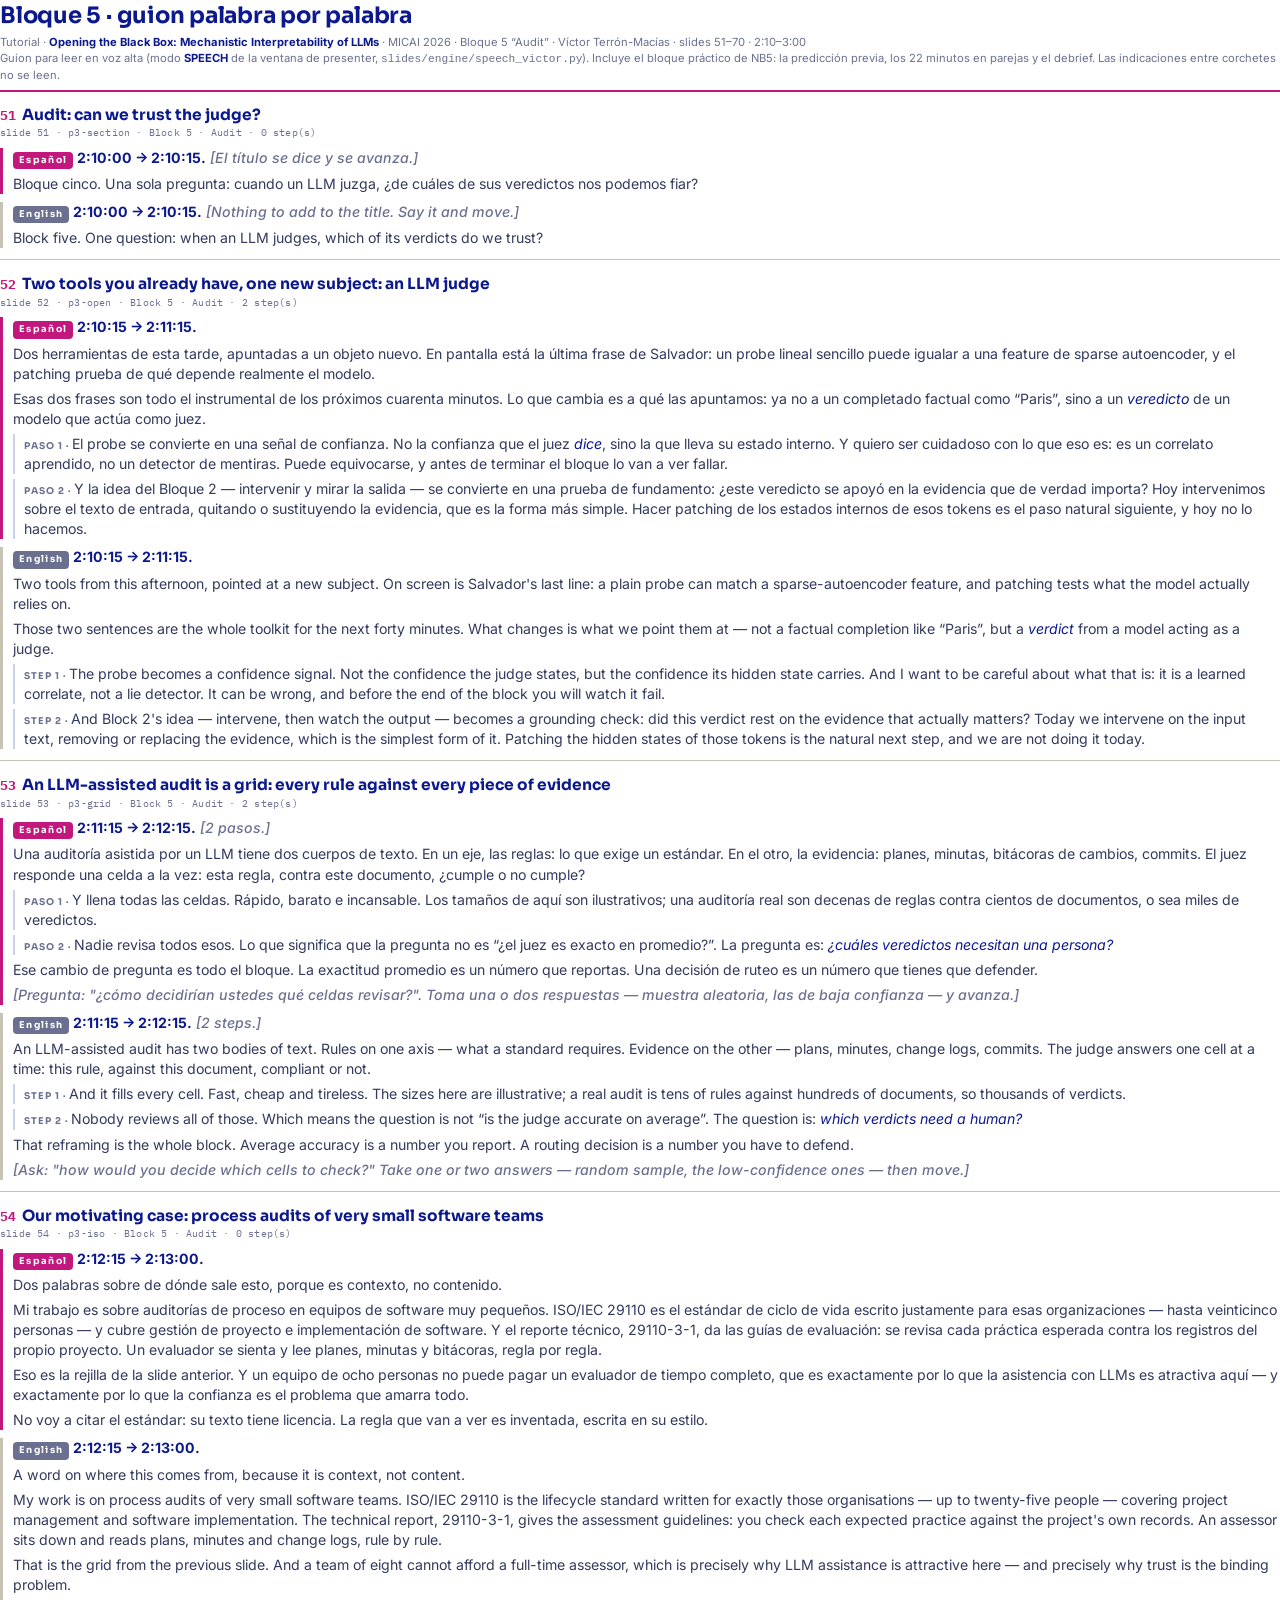
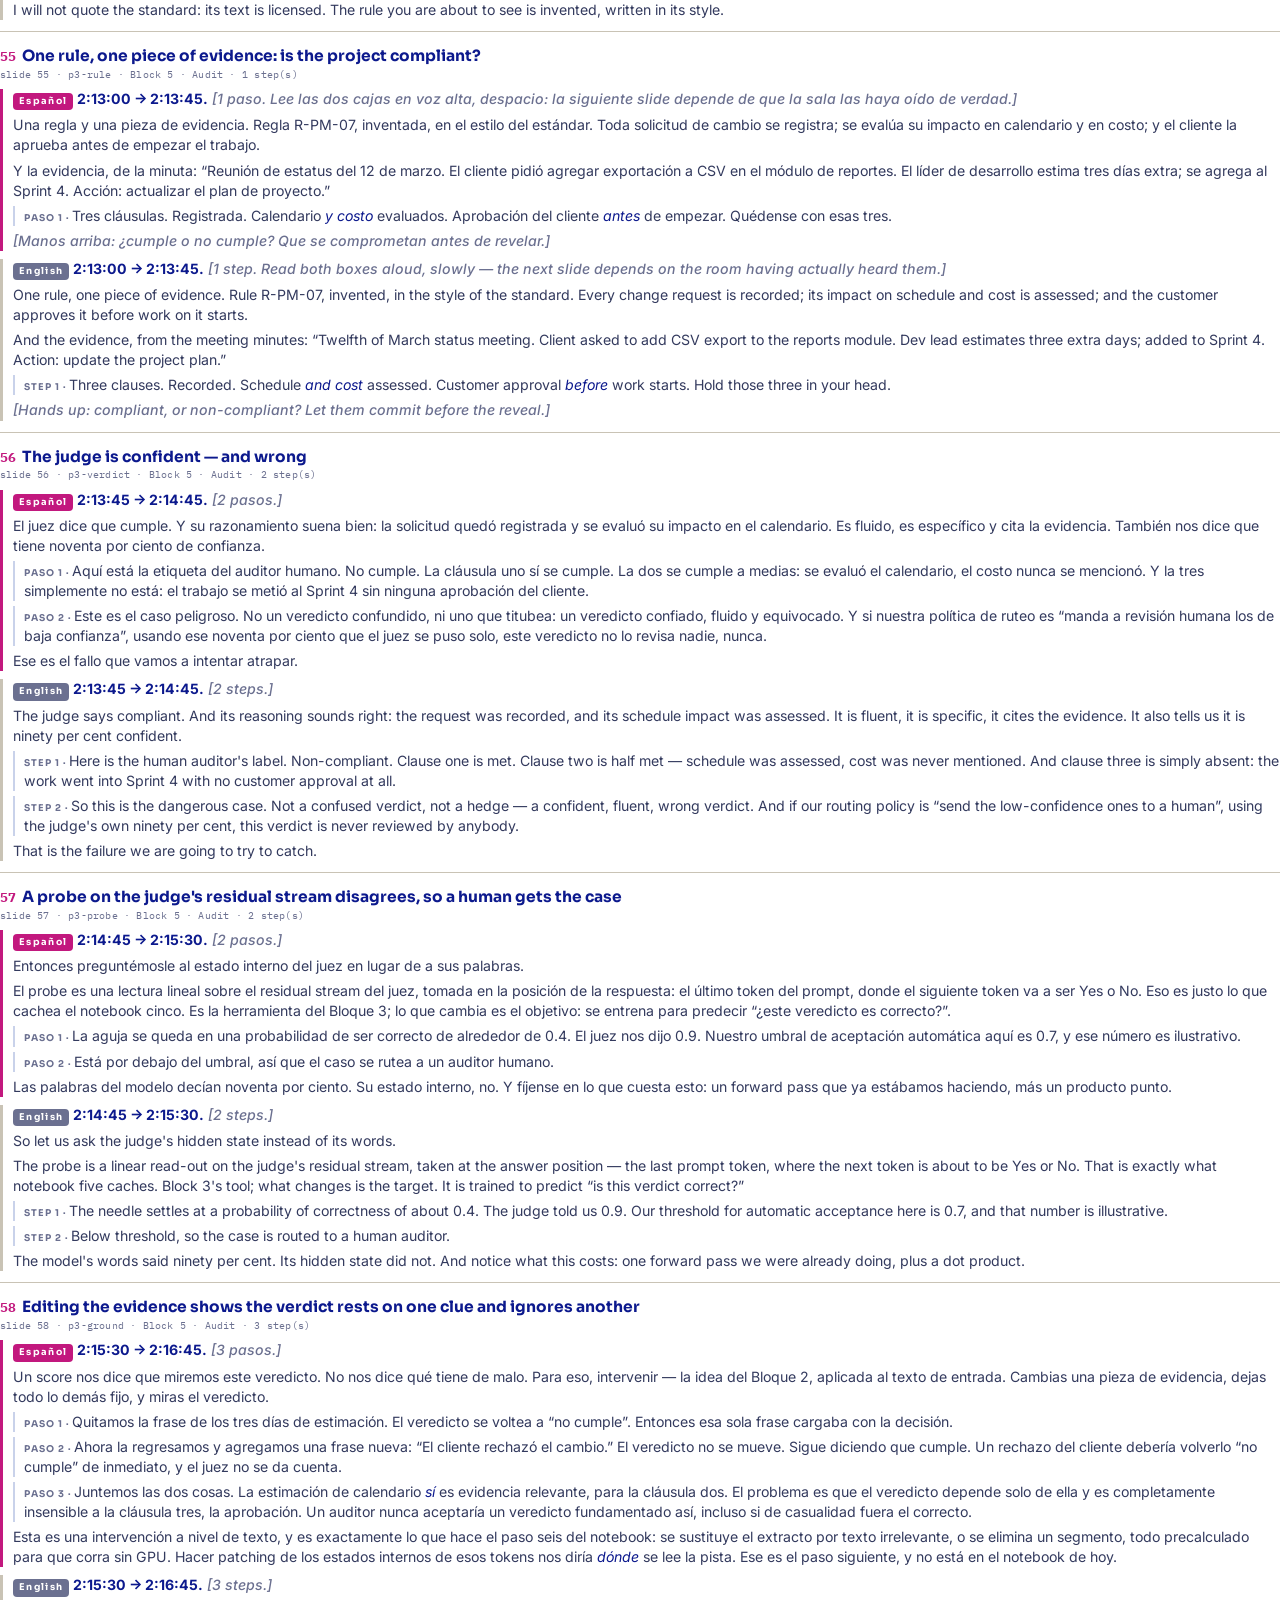
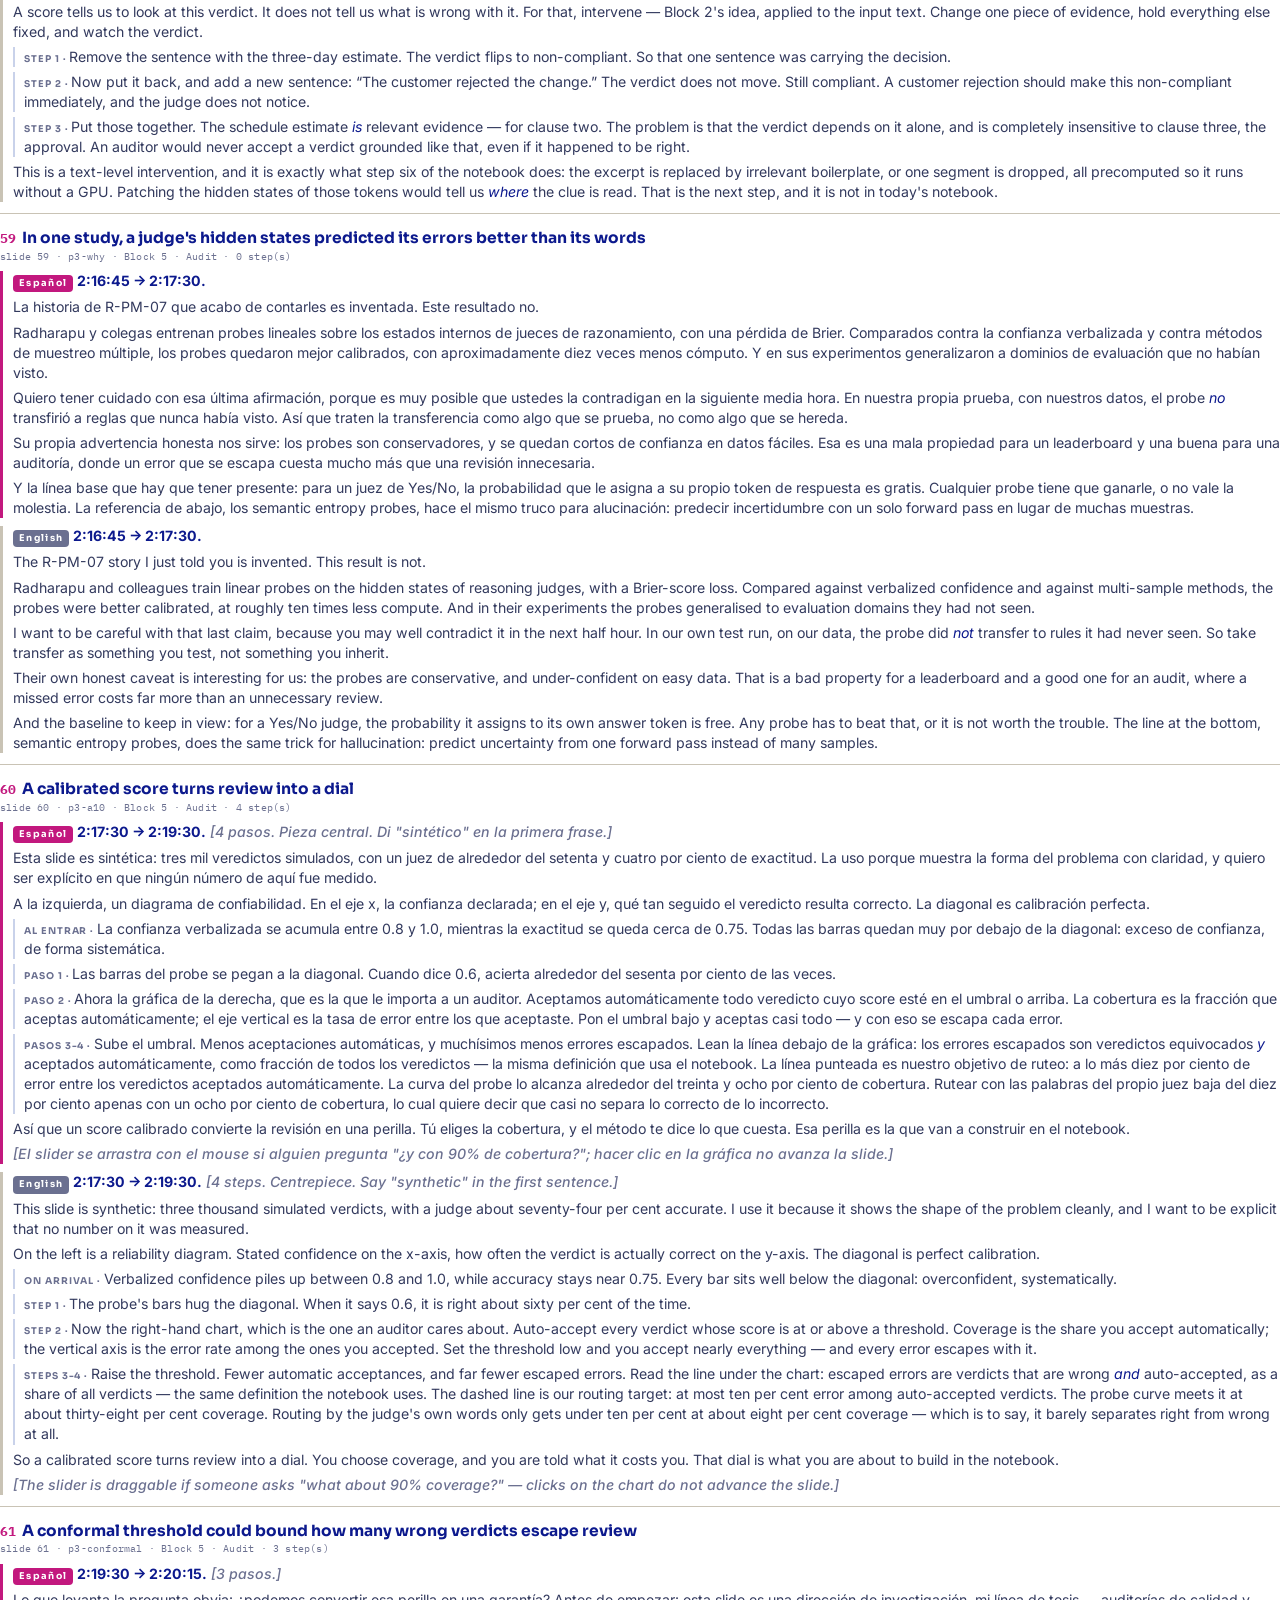
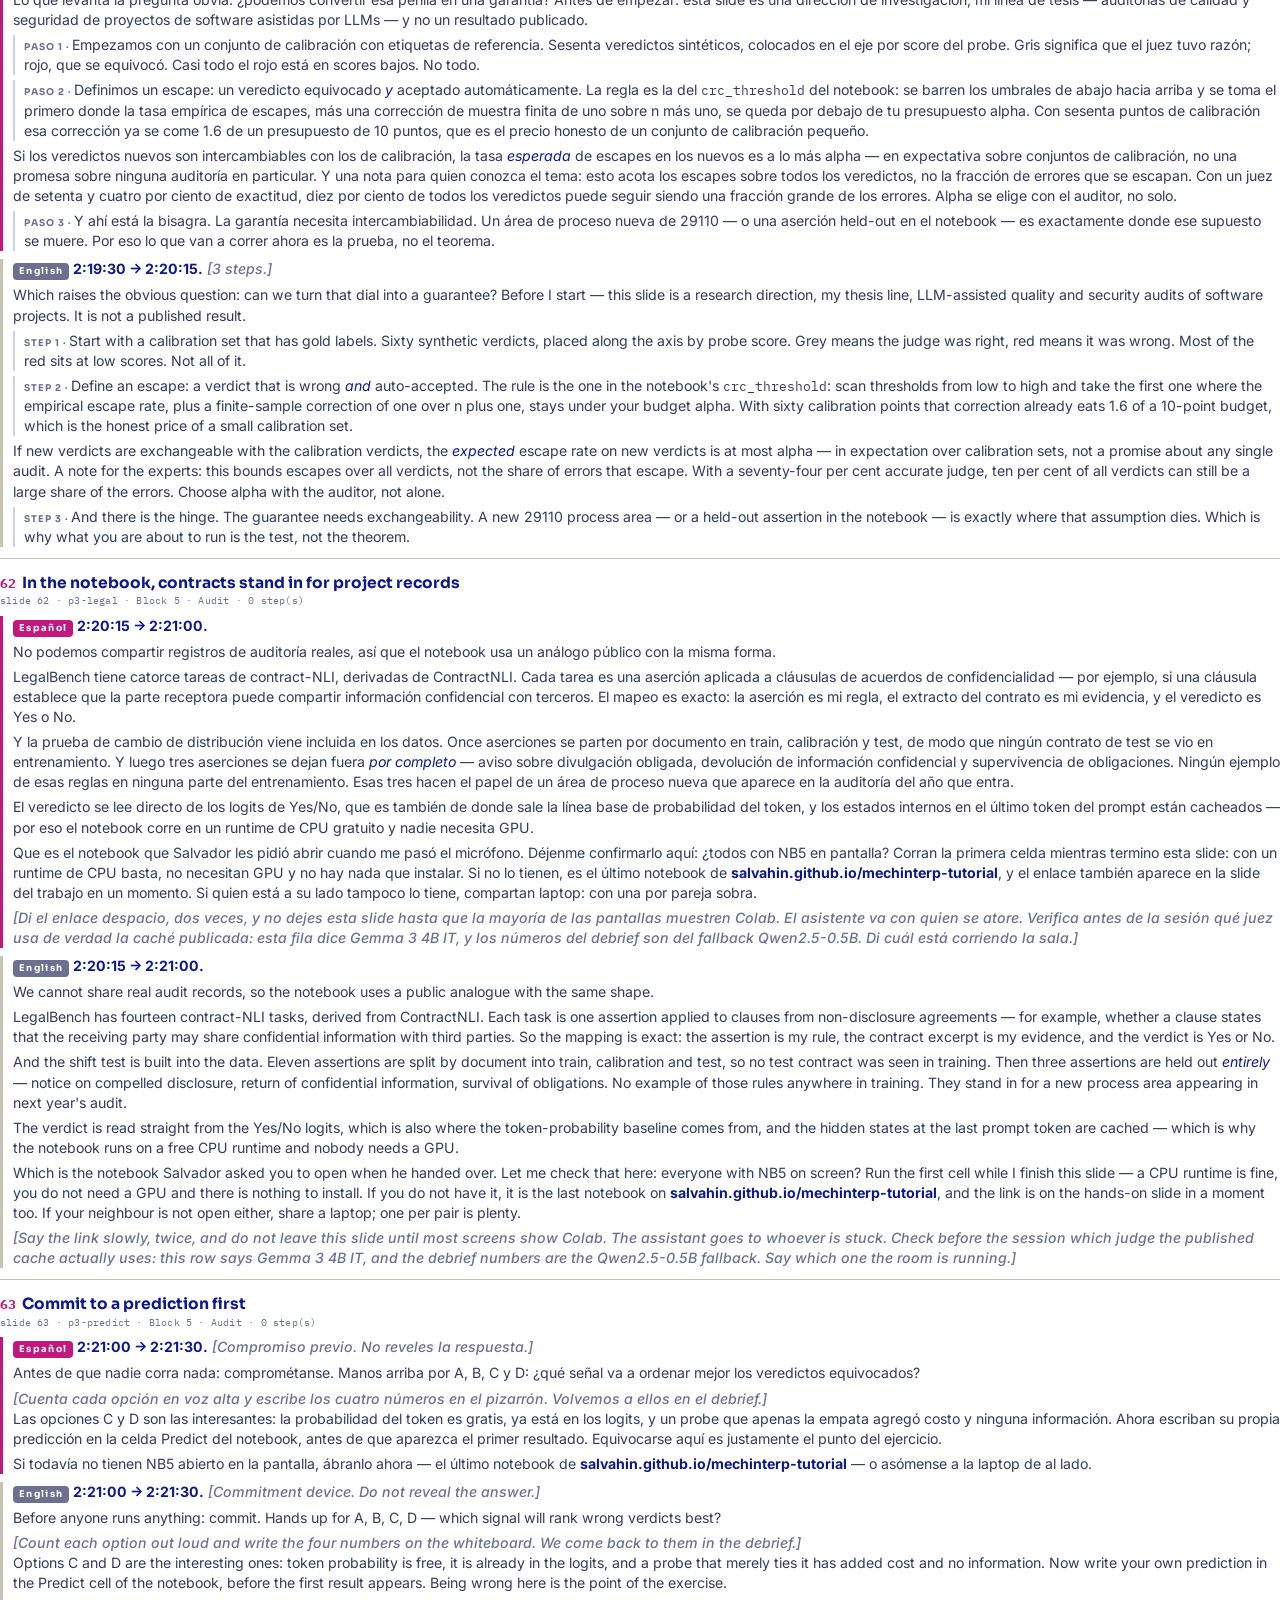
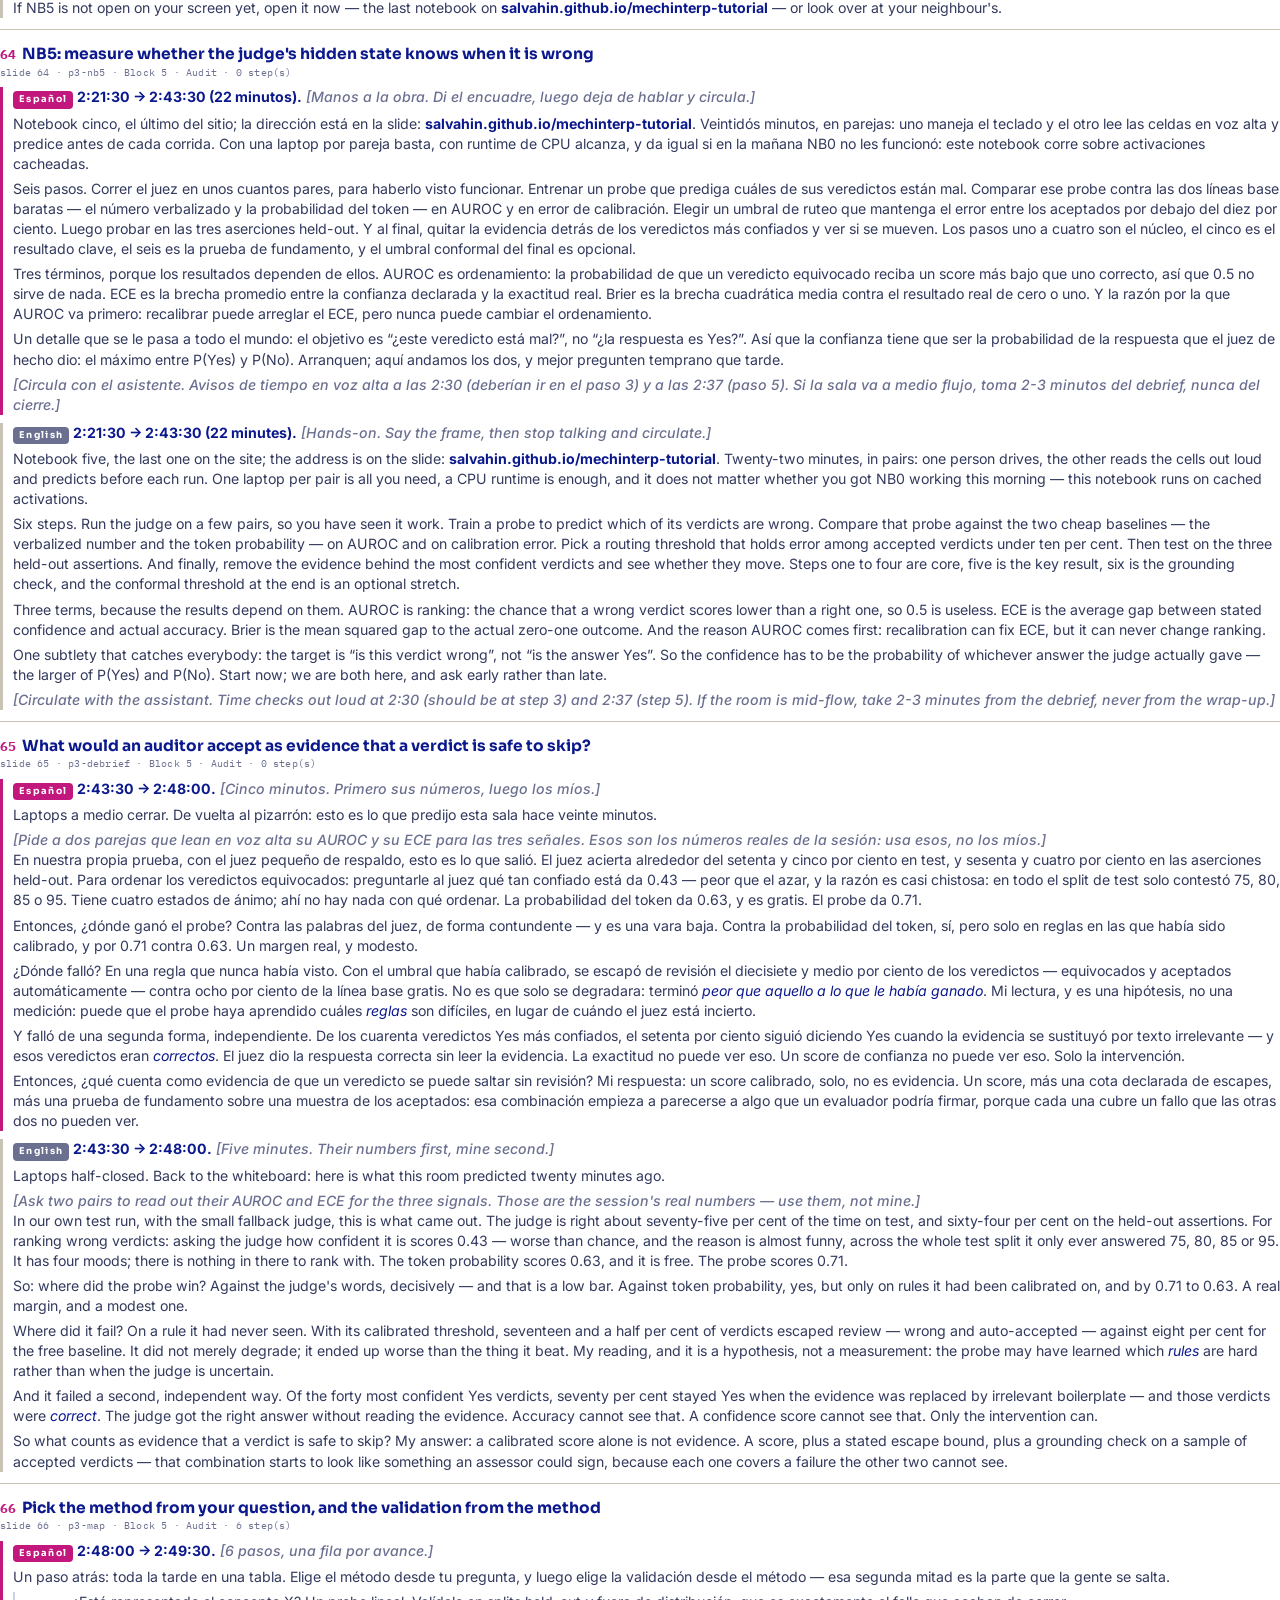
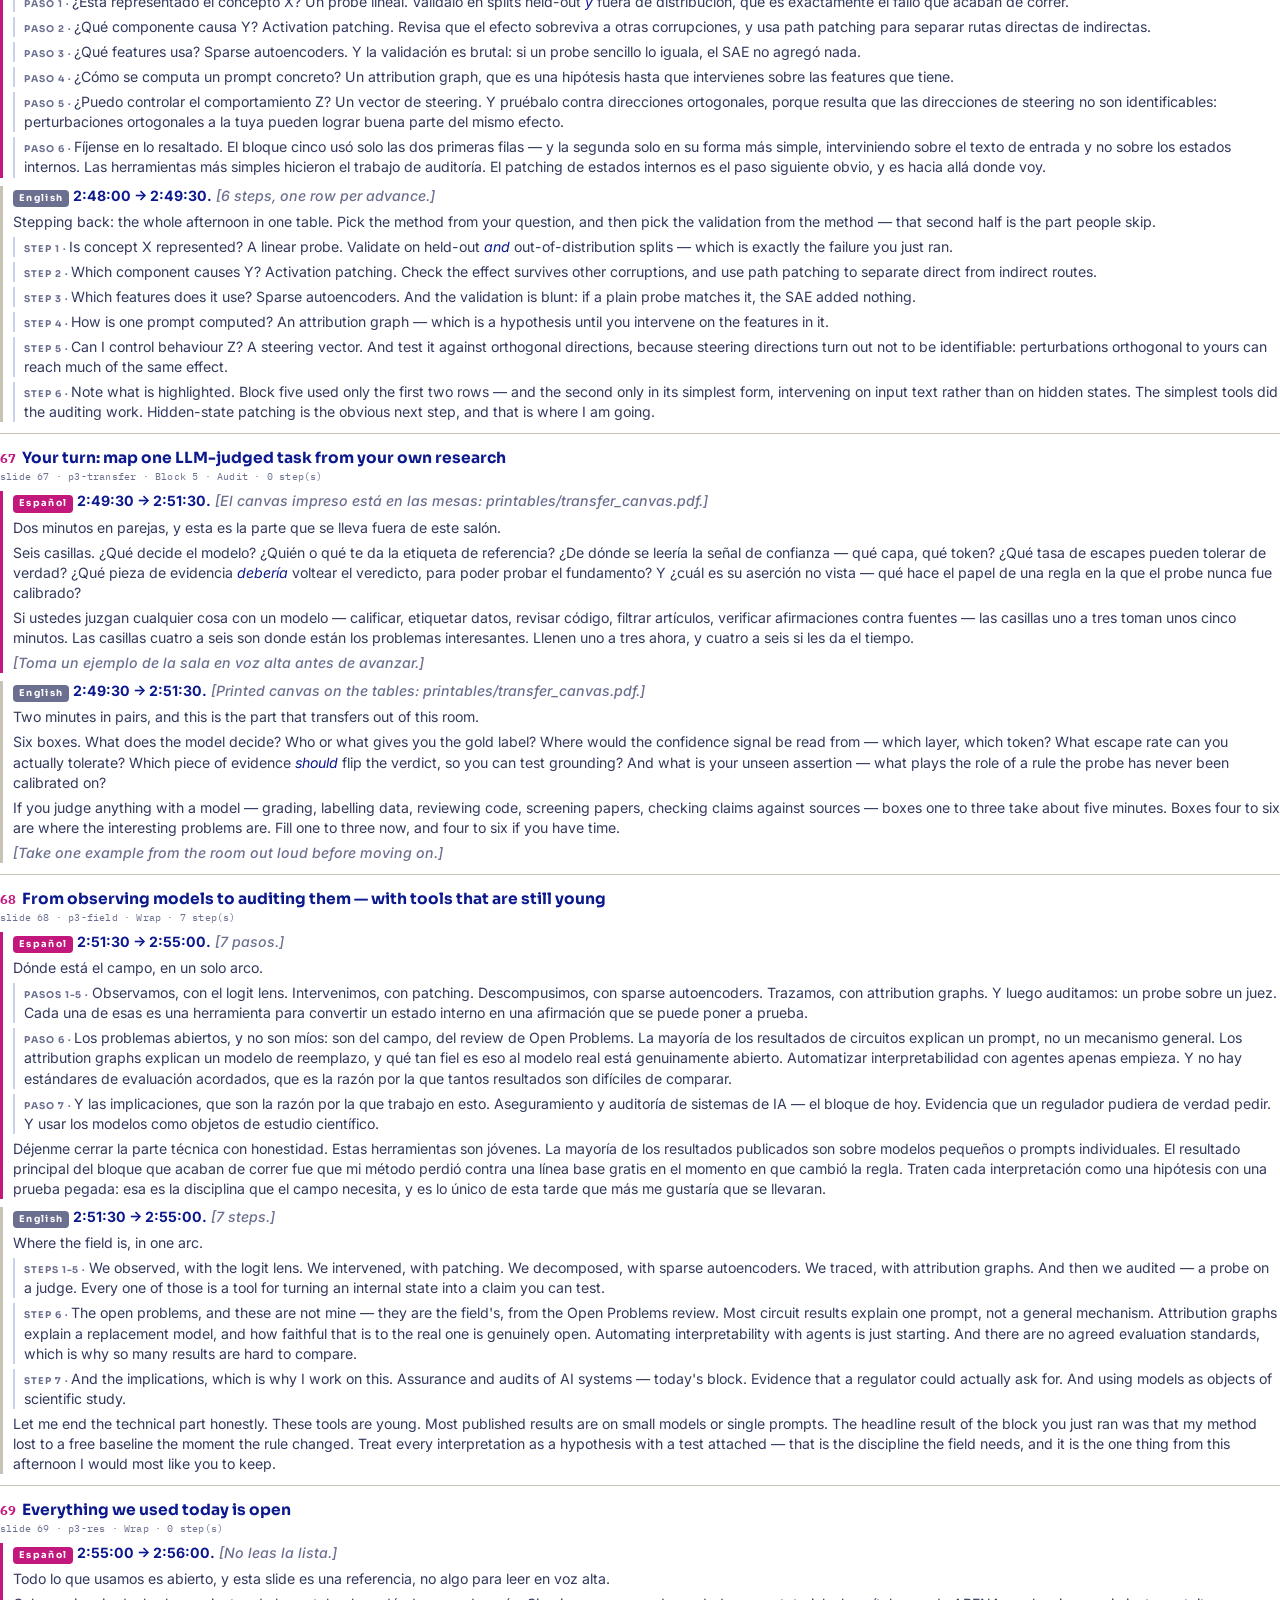
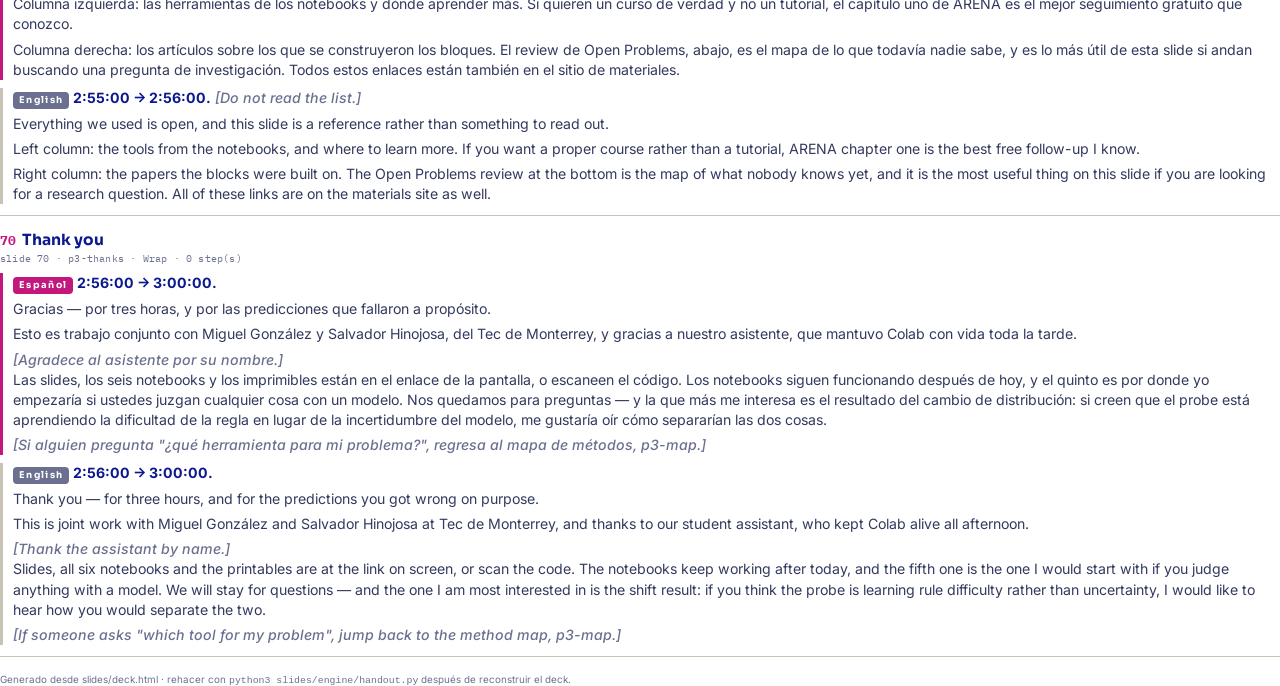
<file: printables/block5_speech.html>
<!doctype html>
<html lang="es"><head><meta charset="utf-8"><title>Bloque 5 · guion palabra por palabra</title>
<link rel="preconnect" href="https://fonts.googleapis.com">
<link href="https://fonts.googleapis.com/css2?family=IBM+Plex+Mono:wght@400;500&family=Inter:ital,wght@0,400;0,500;0,600;0,700;1,400&family=Sora:wght@600;700&display=swap" rel="stylesheet">
<style>
@page { size: Letter portrait; margin: 0.6in 0.7in 0.55in; }
:root {
  --ink: #0C198D; --ink-2: #333A5E; --muted: #6B7090; --rule: #C9C3B5; --victor: #C2187E;
  --sans: "Inter", "Helvetica Neue", Arial, "Liberation Sans", sans-serif;
  --cond: "Sora", "Inter", "Helvetica Neue", Arial, sans-serif;
  --mono: "IBM Plex Mono", Menlo, Consolas, "DejaVu Sans Mono", monospace;
}
* { box-sizing: border-box; }
html, body { margin: 0; background: #fff; }
body { font-family: var(--sans); color: var(--ink-2); font-size: 10.6pt;
       line-height: 1.42; -webkit-print-color-adjust: exact; print-color-adjust: exact; }

header.doc { border-bottom: 2.4px solid var(--victor); padding-bottom: 6px; margin-bottom: 14px; }
header.doc h1 { font-family: var(--cond); color: var(--ink); font-size: 17pt; margin: 0 0 3px;
                letter-spacing: -.01em; }
header.doc p { margin: 0; font-size: 8.4pt; color: var(--muted); }
header.doc b { color: var(--ink); }

.slide { break-inside: avoid; margin: 0 0 15px; padding-bottom: 11px;
         border-bottom: 1px solid var(--rule); }
.slide:last-child { border-bottom: 0; }
.slide > h2 { font-family: var(--cond); color: var(--ink); font-size: 11.6pt; margin: 0 0 2px;
              line-height: 1.2; }
.slide > h2 .n { color: var(--victor); font-family: var(--mono); font-size: 9.4pt; margin-right: 6px; }
.slide > .meta { font-size: 7.6pt; color: var(--muted); font-family: var(--mono);
                 margin: 0 0 7px; letter-spacing: .02em; }

.lang { margin: 0 0 8px; padding-left: 10px; border-left: 3px solid var(--rule); }
.lang:last-child { margin-bottom: 0; }
.lang.es { border-left-color: var(--victor); }
.lang > .tag { display: inline-block; font-family: var(--cond); font-weight: 700; font-size: 7pt;
               letter-spacing: .14em; color: #fff; background: var(--muted);
               padding: 2px 6px; border-radius: 4px; margin-bottom: 5px; }
.lang.es > .tag { background: var(--victor); }
.lang p { margin: 0 0 5px; }
.lang p:last-child { margin-bottom: 0; }
.lang b { color: var(--ink); }
.lang i { color: var(--ink); }
.lang i.stage { color: var(--muted); font-weight: 500; }
.lang code, .lang .mono { font-family: var(--mono); font-size: .92em; }
.lang a { color: var(--ink); text-decoration: none; }

p.cue { padding-left: 9px; border-left: 2.5px solid #C9D2EA; }
p.cue::before { content: attr(data-label) " · "; font-family: var(--cond); font-weight: 700;
                font-size: 7pt; letter-spacing: .1em; color: var(--muted); }

footer.doc { margin-top: 10px; font-size: 7.4pt; color: var(--muted); }
</style></head><body>
<header class="doc"><h1>Bloque 5 · guion palabra por palabra</h1><p>Tutorial · <b>Opening the Black Box: Mechanistic Interpretability of LLMs</b> · MICAI 2026 · Bloque 5 &ldquo;Audit&rdquo; · Víctor Terrón-Macías · slides 51&ndash;70 · 2:10&ndash;3:00<br>Guion para leer en voz alta (modo <b>SPEECH</b> de la ventana de presenter, <code>slides/engine/speech_victor.py</code>). Incluye el bloque práctico de NB5: la predicción previa, los 22 minutos en parejas y el debrief. Las indicaciones entre corchetes no se leen.</p></header>
<div class="slide"><h2><span class="n">51</span>Audit: can we trust the judge?</h2><p class="meta">slide 51 · p3-section · Block 5 · Audit · 0 step(s)</p>
<div class="lang es"><span class="tag">Español</span>
<b>2:10:00 &rarr; 2:10:15.</b> <i class="stage">[El título se dice y se avanza.]</i>
    <p>Bloque cinco. Una sola pregunta: cuando un LLM juzga, ¿de cuáles de sus veredictos nos
    podemos fiar?</p></div>
<div class="lang en"><span class="tag">English</span>
<b>2:10:00 &rarr; 2:10:15.</b> <i class="stage">[Nothing to add to the title. Say it and move.]</i>
    <p>Block five. One question: when an LLM judges, which of its verdicts do we trust?</p></div></div>
<div class="slide"><h2><span class="n">52</span>Two tools you already have, one new subject: an LLM judge</h2><p class="meta">slide 52 · p3-open · Block 5 · Audit · 2 step(s)</p>
<div class="lang es"><span class="tag">Español</span>
<b>2:10:15 &rarr; 2:11:15.</b>
    <p>Dos herramientas de esta tarde, apuntadas a un objeto nuevo. En pantalla está la última
    frase de Salvador: un probe lineal sencillo puede igualar a una feature de sparse
    autoencoder, y el patching prueba de qué depende realmente el modelo.</p>
    <p>Esas dos frases son todo el instrumental de los próximos cuarenta minutos. Lo que cambia
    es a qué las apuntamos: ya no a un completado factual como &ldquo;Paris&rdquo;, sino a un
    <i>veredicto</i> de un modelo que actúa como juez.</p>
    <p class="cue" data-label="PASO 1">El probe se convierte en una señal de confianza. No la
    confianza que el juez <i>dice</i>, sino la que lleva su estado interno. Y quiero ser
    cuidadoso con lo que eso es: es un correlato aprendido, no un detector de mentiras. Puede
    equivocarse, y antes de terminar el bloque lo van a ver fallar.</p>
    <p class="cue" data-label="PASO 2">Y la idea del Bloque 2 &mdash; intervenir y mirar la salida
    &mdash; se convierte en una prueba de fundamento: ¿este veredicto se apoyó en la evidencia
    que de verdad importa? Hoy intervenimos sobre el texto de entrada, quitando o sustituyendo
    la evidencia, que es la forma más simple. Hacer patching de los estados internos de esos
    tokens es el paso natural siguiente, y hoy no lo hacemos.</p></div>
<div class="lang en"><span class="tag">English</span>
<b>2:10:15 &rarr; 2:11:15.</b>
    <p>Two tools from this afternoon, pointed at a new subject. On screen is Salvador's last
    line: a plain probe can match a sparse-autoencoder feature, and patching tests what the
    model actually relies on.</p>
    <p>Those two sentences are the whole toolkit for the next forty minutes. What changes is
    what we point them at &mdash; not a factual completion like &ldquo;Paris&rdquo;, but a
    <i>verdict</i> from a model acting as a judge.</p>
    <p class="cue" data-label="STEP 1">The probe becomes a confidence signal. Not the confidence the
    judge states, but the confidence its hidden state carries. And I want to be careful about
    what that is: it is a learned correlate, not a lie detector. It can be wrong, and before
    the end of the block you will watch it fail.</p>
    <p class="cue" data-label="STEP 2">And Block 2's idea &mdash; intervene, then watch the output
    &mdash; becomes a grounding check: did this verdict rest on the evidence that actually
    matters? Today we intervene on the input text, removing or replacing the evidence, which
    is the simplest form of it. Patching the hidden states of those tokens is the natural next
    step, and we are not doing it today.</p></div></div>
<div class="slide"><h2><span class="n">53</span>An LLM-assisted audit is a grid: every rule against every piece of evidence</h2><p class="meta">slide 53 · p3-grid · Block 5 · Audit · 2 step(s)</p>
<div class="lang es"><span class="tag">Español</span>
<b>2:11:15 &rarr; 2:12:15.</b> <i class="stage">[2 pasos.]</i>
    <p>Una auditoría asistida por un LLM tiene dos cuerpos de texto. En un eje, las reglas: lo
    que exige un estándar. En el otro, la evidencia: planes, minutas, bitácoras de cambios,
    commits. El juez responde una celda a la vez: esta regla, contra este documento, ¿cumple o
    no cumple?</p>
    <p class="cue" data-label="PASO 1">Y llena todas las celdas. Rápido, barato e incansable. Los
    tamaños de aquí son ilustrativos; una auditoría real son decenas de reglas contra cientos
    de documentos, o sea miles de veredictos.</p>
    <p class="cue" data-label="PASO 2">Nadie revisa todos esos. Lo que significa que la pregunta no es
    &ldquo;¿el juez es exacto en promedio?&rdquo;. La pregunta es: <i>¿cuáles veredictos
    necesitan una persona?</i></p>
    <p>Ese cambio de pregunta es todo el bloque. La exactitud promedio es un número que
    reportas. Una decisión de ruteo es un número que tienes que defender.</p>
    <i class="stage">[Pregunta: "¿cómo decidirían ustedes qué celdas revisar?". Toma una o dos respuestas
    &mdash; muestra aleatoria, las de baja confianza &mdash; y avanza.]</i></div>
<div class="lang en"><span class="tag">English</span>
<b>2:11:15 &rarr; 2:12:15.</b> <i class="stage">[2 steps.]</i>
    <p>An LLM-assisted audit has two bodies of text. Rules on one axis &mdash; what a standard
    requires. Evidence on the other &mdash; plans, minutes, change logs, commits. The judge
    answers one cell at a time: this rule, against this document, compliant or not.</p>
    <p class="cue" data-label="STEP 1">And it fills every cell. Fast, cheap and tireless. The sizes
    here are illustrative; a real audit is tens of rules against hundreds of documents, so
    thousands of verdicts.</p>
    <p class="cue" data-label="STEP 2">Nobody reviews all of those. Which means the question is not
    &ldquo;is the judge accurate on average&rdquo;. The question is: <i>which verdicts need a
    human?</i></p>
    <p>That reframing is the whole block. Average accuracy is a number you report. A routing
    decision is a number you have to defend.</p>
    <i class="stage">[Ask: "how would you decide which cells to check?" Take one or two answers &mdash;
    random sample, the low-confidence ones &mdash; then move.]</i></div></div>
<div class="slide"><h2><span class="n">54</span>Our motivating case: process audits of very small software teams</h2><p class="meta">slide 54 · p3-iso · Block 5 · Audit · 0 step(s)</p>
<div class="lang es"><span class="tag">Español</span>
<b>2:12:15 &rarr; 2:13:00.</b>
    <p>Dos palabras sobre de dónde sale esto, porque es contexto, no contenido.</p>
    <p>Mi trabajo es sobre auditorías de proceso en equipos de software muy pequeños. ISO/IEC
    29110 es el estándar de ciclo de vida escrito justamente para esas organizaciones &mdash;
    hasta veinticinco personas &mdash; y cubre gestión de proyecto e implementación de
    software. Y el reporte técnico, 29110-3-1, da las guías de evaluación: se revisa cada
    práctica esperada contra los registros del propio proyecto. Un evaluador se sienta y lee
    planes, minutas y bitácoras, regla por regla.</p>
    <p>Eso es la rejilla de la slide anterior. Y un equipo de ocho personas no puede pagar un
    evaluador de tiempo completo, que es exactamente por lo que la asistencia con LLMs es
    atractiva aquí &mdash; y exactamente por lo que la confianza es el problema que amarra
    todo.</p>
    <p>No voy a citar el estándar: su texto tiene licencia. La regla que van a ver es
    inventada, escrita en su estilo.</p></div>
<div class="lang en"><span class="tag">English</span>
<b>2:12:15 &rarr; 2:13:00.</b>
    <p>A word on where this comes from, because it is context, not content.</p>
    <p>My work is on process audits of very small software teams. ISO/IEC 29110 is the
    lifecycle standard written for exactly those organisations &mdash; up to twenty-five
    people &mdash; covering project management and software implementation. The technical
    report, 29110-3-1, gives the assessment guidelines: you check each expected practice
    against the project's own records. An assessor sits down and reads plans, minutes and
    change logs, rule by rule.</p>
    <p>That is the grid from the previous slide. And a team of eight cannot afford a full-time
    assessor, which is precisely why LLM assistance is attractive here &mdash; and precisely
    why trust is the binding problem.</p>
    <p>I will not quote the standard: its text is licensed. The rule you are about to see is
    invented, written in its style.</p></div></div>
<div class="slide"><h2><span class="n">55</span>One rule, one piece of evidence: is the project compliant?</h2><p class="meta">slide 55 · p3-rule · Block 5 · Audit · 1 step(s)</p>
<div class="lang es"><span class="tag">Español</span>
<b>2:13:00 &rarr; 2:13:45.</b> <i class="stage">[1 paso. Lee las dos cajas en voz alta, despacio: la
    siguiente slide depende de que la sala las haya oído de verdad.]</i>
    <p>Una regla y una pieza de evidencia. Regla R-PM-07, inventada, en el estilo del estándar.
    Toda solicitud de cambio se registra; se evalúa su impacto en calendario y en costo; y el
    cliente la aprueba antes de empezar el trabajo.</p>
    <p>Y la evidencia, de la minuta: &ldquo;Reunión de estatus del 12 de marzo. El cliente pidió
    agregar exportación a CSV en el módulo de reportes. El líder de desarrollo estima tres días
    extra; se agrega al Sprint 4. Acción: actualizar el plan de proyecto.&rdquo;</p>
    <p class="cue" data-label="PASO 1">Tres cláusulas. Registrada. Calendario <i>y costo</i>
    evaluados. Aprobación del cliente <i>antes</i> de empezar. Quédense con esas tres.</p>
    <i class="stage">[Manos arriba: ¿cumple o no cumple? Que se comprometan antes de revelar.]</i></div>
<div class="lang en"><span class="tag">English</span>
<b>2:13:00 &rarr; 2:13:45.</b> <i class="stage">[1 step. Read both boxes aloud, slowly &mdash; the next
    slide depends on the room having actually heard them.]</i>
    <p>One rule, one piece of evidence. Rule R-PM-07, invented, in the style of the standard.
    Every change request is recorded; its impact on schedule and cost is assessed; and the
    customer approves it before work on it starts.</p>
    <p>And the evidence, from the meeting minutes: &ldquo;Twelfth of March status meeting.
    Client asked to add CSV export to the reports module. Dev lead estimates three extra days;
    added to Sprint 4. Action: update the project plan.&rdquo;</p>
    <p class="cue" data-label="STEP 1">Three clauses. Recorded. Schedule <i>and cost</i> assessed.
    Customer approval <i>before</i> work starts. Hold those three in your head.</p>
    <i class="stage">[Hands up: compliant, or non-compliant? Let them commit before the reveal.]</i></div></div>
<div class="slide"><h2><span class="n">56</span>The judge is confident — and wrong</h2><p class="meta">slide 56 · p3-verdict · Block 5 · Audit · 2 step(s)</p>
<div class="lang es"><span class="tag">Español</span>
<b>2:13:45 &rarr; 2:14:45.</b> <i class="stage">[2 pasos.]</i>
    <p>El juez dice que cumple. Y su razonamiento suena bien: la solicitud quedó registrada y
    se evaluó su impacto en el calendario. Es fluido, es específico y cita la evidencia.
    También nos dice que tiene noventa por ciento de confianza.</p>
    <p class="cue" data-label="PASO 1">Aquí está la etiqueta del auditor humano. No cumple. La
    cláusula uno sí se cumple. La dos se cumple a medias: se evaluó el calendario, el costo
    nunca se mencionó. Y la tres simplemente no está: el trabajo se metió al Sprint 4 sin
    ninguna aprobación del cliente.</p>
    <p class="cue" data-label="PASO 2">Este es el caso peligroso. No un veredicto confundido, ni uno
    que titubea: un veredicto confiado, fluido y equivocado. Y si nuestra política de ruteo es
    &ldquo;manda a revisión humana los de baja confianza&rdquo;, usando ese noventa por ciento
    que el juez se puso solo, este veredicto no lo revisa nadie, nunca.</p>
    <p>Ese es el fallo que vamos a intentar atrapar.</p></div>
<div class="lang en"><span class="tag">English</span>
<b>2:13:45 &rarr; 2:14:45.</b> <i class="stage">[2 steps.]</i>
    <p>The judge says compliant. And its reasoning sounds right: the request was recorded, and
    its schedule impact was assessed. It is fluent, it is specific, it cites the evidence. It
    also tells us it is ninety per cent confident.</p>
    <p class="cue" data-label="STEP 1">Here is the human auditor's label. Non-compliant. Clause one
    is met. Clause two is half met &mdash; schedule was assessed, cost was never mentioned.
    And clause three is simply absent: the work went into Sprint 4 with no customer approval
    at all.</p>
    <p class="cue" data-label="STEP 2">So this is the dangerous case. Not a confused verdict, not a
    hedge &mdash; a confident, fluent, wrong verdict. And if our routing policy is &ldquo;send
    the low-confidence ones to a human&rdquo;, using the judge's own ninety per cent, this
    verdict is never reviewed by anybody.</p>
    <p>That is the failure we are going to try to catch.</p></div></div>
<div class="slide"><h2><span class="n">57</span>A probe on the judge&#x27;s residual stream disagrees, so a human gets the case</h2><p class="meta">slide 57 · p3-probe · Block 5 · Audit · 2 step(s)</p>
<div class="lang es"><span class="tag">Español</span>
<b>2:14:45 &rarr; 2:15:30.</b> <i class="stage">[2 pasos.]</i>
    <p>Entonces preguntémosle al estado interno del juez en lugar de a sus palabras.</p>
    <p>El probe es una lectura lineal sobre el residual stream del juez, tomada en la posición
    de la respuesta: el último token del prompt, donde el siguiente token va a ser Yes o No. Eso
    es justo lo que cachea el notebook cinco. Es la herramienta del Bloque 3; lo que cambia es
    el objetivo: se entrena para predecir &ldquo;¿este veredicto es correcto?&rdquo;.</p>
    <p class="cue" data-label="PASO 1">La aguja se queda en una probabilidad de ser correcto de
    alrededor de 0.4. El juez nos dijo 0.9. Nuestro umbral de aceptación automática aquí es
    0.7, y ese número es ilustrativo.</p>
    <p class="cue" data-label="PASO 2">Está por debajo del umbral, así que el caso se rutea a un
    auditor humano.</p>
    <p>Las palabras del modelo decían noventa por ciento. Su estado interno, no. Y fíjense en
    lo que cuesta esto: un forward pass que ya estábamos haciendo, más un producto punto.</p></div>
<div class="lang en"><span class="tag">English</span>
<b>2:14:45 &rarr; 2:15:30.</b> <i class="stage">[2 steps.]</i>
    <p>So let us ask the judge's hidden state instead of its words.</p>
    <p>The probe is a linear read-out on the judge's residual stream, taken at the answer
    position &mdash; the last prompt token, where the next token is about to be Yes or No.
    That is exactly what notebook five caches. Block 3's tool; what changes is the target. It
    is trained to predict &ldquo;is this verdict correct?&rdquo;</p>
    <p class="cue" data-label="STEP 1">The needle settles at a probability of correctness of about
    0.4. The judge told us 0.9. Our threshold for automatic acceptance here is 0.7, and that
    number is illustrative.</p>
    <p class="cue" data-label="STEP 2">Below threshold, so the case is routed to a human auditor.</p>
    <p>The model's words said ninety per cent. Its hidden state did not. And notice what this
    costs: one forward pass we were already doing, plus a dot product.</p></div></div>
<div class="slide"><h2><span class="n">58</span>Editing the evidence shows the verdict rests on one clue and ignores another</h2><p class="meta">slide 58 · p3-ground · Block 5 · Audit · 3 step(s)</p>
<div class="lang es"><span class="tag">Español</span>
<b>2:15:30 &rarr; 2:16:45.</b> <i class="stage">[3 pasos.]</i>
    <p>Un score nos dice que miremos este veredicto. No nos dice qué tiene de malo. Para eso,
    intervenir &mdash; la idea del Bloque 2, aplicada al texto de entrada. Cambias una pieza de
    evidencia, dejas todo lo demás fijo, y miras el veredicto.</p>
    <p class="cue" data-label="PASO 1">Quitamos la frase de los tres días de estimación. El veredicto
    se voltea a &ldquo;no cumple&rdquo;. Entonces esa sola frase cargaba con la decisión.</p>
    <p class="cue" data-label="PASO 2">Ahora la regresamos y agregamos una frase nueva: &ldquo;El
    cliente rechazó el cambio.&rdquo; El veredicto no se mueve. Sigue diciendo que cumple. Un
    rechazo del cliente debería volverlo &ldquo;no cumple&rdquo; de inmediato, y el juez no se
    da cuenta.</p>
    <p class="cue" data-label="PASO 3">Juntemos las dos cosas. La estimación de calendario <i>sí</i>
    es evidencia relevante, para la cláusula dos. El problema es que el veredicto depende solo
    de ella y es completamente insensible a la cláusula tres, la aprobación. Un auditor nunca
    aceptaría un veredicto fundamentado así, incluso si de casualidad fuera el correcto.</p>
    <p>Esta es una intervención a nivel de texto, y es exactamente lo que hace el paso seis del
    notebook: se sustituye el extracto por texto irrelevante, o se elimina un segmento, todo
    precalculado para que corra sin GPU. Hacer patching de los estados internos de esos tokens
    nos diría <i>dónde</i> se lee la pista. Ese es el paso siguiente, y no está en el notebook
    de hoy.</p></div>
<div class="lang en"><span class="tag">English</span>
<b>2:15:30 &rarr; 2:16:45.</b> <i class="stage">[3 steps.]</i>
    <p>A score tells us to look at this verdict. It does not tell us what is wrong with it.
    For that, intervene &mdash; Block 2's idea, applied to the input text. Change one piece of
    evidence, hold everything else fixed, and watch the verdict.</p>
    <p class="cue" data-label="STEP 1">Remove the sentence with the three-day estimate. The verdict
    flips to non-compliant. So that one sentence was carrying the decision.</p>
    <p class="cue" data-label="STEP 2">Now put it back, and add a new sentence: &ldquo;The customer
    rejected the change.&rdquo; The verdict does not move. Still compliant. A customer
    rejection should make this non-compliant immediately, and the judge does not notice.</p>
    <p class="cue" data-label="STEP 3">Put those together. The schedule estimate <i>is</i> relevant
    evidence &mdash; for clause two. The problem is that the verdict depends on it alone, and
    is completely insensitive to clause three, the approval. An auditor would never accept a
    verdict grounded like that, even if it happened to be right.</p>
    <p>This is a text-level intervention, and it is exactly what step six of the notebook
    does: the excerpt is replaced by irrelevant boilerplate, or one segment is dropped, all
    precomputed so it runs without a GPU. Patching the hidden states of those tokens would
    tell us <i>where</i> the clue is read. That is the next step, and it is not in today's
    notebook.</p></div></div>
<div class="slide"><h2><span class="n">59</span>In one study, a judge&#x27;s hidden states predicted its errors better than its words</h2><p class="meta">slide 59 · p3-why · Block 5 · Audit · 0 step(s)</p>
<div class="lang es"><span class="tag">Español</span>
<b>2:16:45 &rarr; 2:17:30.</b>
    <p>La historia de R-PM-07 que acabo de contarles es inventada. Este resultado no.</p>
    <p>Radharapu y colegas entrenan probes lineales sobre los estados internos de jueces de
    razonamiento, con una pérdida de Brier. Comparados contra la confianza verbalizada y contra
    métodos de muestreo múltiple, los probes quedaron mejor calibrados, con aproximadamente
    diez veces menos cómputo. Y en sus experimentos generalizaron a dominios de evaluación que
    no habían visto.</p>
    <p>Quiero tener cuidado con esa última afirmación, porque es muy posible que ustedes la
    contradigan en la siguiente media hora. En nuestra propia prueba, con nuestros datos, el
    probe <i>no</i> transfirió a reglas que nunca había visto. Así que traten la transferencia
    como algo que se prueba, no como algo que se hereda.</p>
    <p>Su propia advertencia honesta nos sirve: los probes son conservadores, y se quedan
    cortos de confianza en datos fáciles. Esa es una mala propiedad para un leaderboard y una
    buena para una auditoría, donde un error que se escapa cuesta mucho más que una revisión
    innecesaria.</p>
    <p>Y la línea base que hay que tener presente: para un juez de Yes/No, la probabilidad que
    le asigna a su propio token de respuesta es gratis. Cualquier probe tiene que ganarle, o no
    vale la molestia. La referencia de abajo, los semantic entropy probes, hace el mismo truco
    para alucinación: predecir incertidumbre con un solo forward pass en lugar de muchas
    muestras.</p></div>
<div class="lang en"><span class="tag">English</span>
<b>2:16:45 &rarr; 2:17:30.</b>
    <p>The R-PM-07 story I just told you is invented. This result is not.</p>
    <p>Radharapu and colleagues train linear probes on the hidden states of reasoning judges,
    with a Brier-score loss. Compared against verbalized confidence and against multi-sample
    methods, the probes were better calibrated, at roughly ten times less compute. And in
    their experiments the probes generalised to evaluation domains they had not seen.</p>
    <p>I want to be careful with that last claim, because you may well contradict it in the
    next half hour. In our own test run, on our data, the probe did <i>not</i> transfer to
    rules it had never seen. So take transfer as something you test, not something you
    inherit.</p>
    <p>Their own honest caveat is interesting for us: the probes are conservative, and
    under-confident on easy data. That is a bad property for a leaderboard and a good one for
    an audit, where a missed error costs far more than an unnecessary review.</p>
    <p>And the baseline to keep in view: for a Yes/No judge, the probability it assigns to its
    own answer token is free. Any probe has to beat that, or it is not worth the trouble. The
    line at the bottom, semantic entropy probes, does the same trick for hallucination:
    predict uncertainty from one forward pass instead of many samples.</p></div></div>
<div class="slide"><h2><span class="n">60</span>A calibrated score turns review into a dial</h2><p class="meta">slide 60 · p3-a10 · Block 5 · Audit · 4 step(s)</p>
<div class="lang es"><span class="tag">Español</span>
<b>2:17:30 &rarr; 2:19:30.</b> <i class="stage">[4 pasos. Pieza central. Di "sintético" en la primera
    frase.]</i>
    <p>Esta slide es sintética: tres mil veredictos simulados, con un juez de alrededor del
    setenta y cuatro por ciento de exactitud. La uso porque muestra la forma del problema con
    claridad, y quiero ser explícito en que ningún número de aquí fue medido.</p>
    <p>A la izquierda, un diagrama de confiabilidad. En el eje x, la confianza declarada; en el
    eje y, qué tan seguido el veredicto resulta correcto. La diagonal es calibración
    perfecta.</p>
    <p class="cue" data-label="AL ENTRAR">La confianza verbalizada se acumula entre 0.8 y 1.0, mientras
    la exactitud se queda cerca de 0.75. Todas las barras quedan muy por debajo de la diagonal:
    exceso de confianza, de forma sistemática.</p>
    <p class="cue" data-label="PASO 1">Las barras del probe se pegan a la diagonal. Cuando dice 0.6,
    acierta alrededor del sesenta por ciento de las veces.</p>
    <p class="cue" data-label="PASO 2">Ahora la gráfica de la derecha, que es la que le importa a un
    auditor. Aceptamos automáticamente todo veredicto cuyo score esté en el umbral o arriba. La
    cobertura es la fracción que aceptas automáticamente; el eje vertical es la tasa de error
    entre los que aceptaste. Pon el umbral bajo y aceptas casi todo &mdash; y con eso se escapa
    cada error.</p>
    <p class="cue" data-label="PASOS 3-4">Sube el umbral. Menos aceptaciones
    automáticas, y muchísimos menos errores escapados. Lean la línea debajo de la gráfica: los
    errores escapados son veredictos equivocados <i>y</i> aceptados automáticamente, como
    fracción de todos los veredictos &mdash; la misma definición que usa el notebook. La línea
    punteada es nuestro objetivo de ruteo: a lo más diez por ciento de error entre los
    veredictos aceptados automáticamente. La curva del probe lo alcanza alrededor del treinta y
    ocho por ciento de cobertura. Rutear con las palabras del propio juez baja del diez por
    ciento apenas con un ocho por ciento de cobertura, lo cual quiere decir que casi no separa
    lo correcto de lo incorrecto.</p>
    <p>Así que un score calibrado convierte la revisión en una perilla. Tú eliges la cobertura,
    y el método te dice lo que cuesta. Esa perilla es la que van a construir en el notebook.</p>
    <i class="stage">[El slider se arrastra con el mouse si alguien pregunta "¿y con 90% de cobertura?";
    hacer clic en la gráfica no avanza la slide.]</i></div>
<div class="lang en"><span class="tag">English</span>
<b>2:17:30 &rarr; 2:19:30.</b> <i class="stage">[4 steps. Centrepiece. Say "synthetic" in the first
    sentence.]</i>
    <p>This slide is synthetic: three thousand simulated verdicts, with a judge about
    seventy-four per cent accurate. I use it because it shows the shape of the problem
    cleanly, and I want to be explicit that no number on it was measured.</p>
    <p>On the left is a reliability diagram. Stated confidence on the x-axis, how often the
    verdict is actually correct on the y-axis. The diagonal is perfect calibration.</p>
    <p class="cue" data-label="ON ARRIVAL">Verbalized confidence piles up between 0.8 and 1.0, while
    accuracy stays near 0.75. Every bar sits well below the diagonal: overconfident,
    systematically.</p>
    <p class="cue" data-label="STEP 1">The probe's bars hug the diagonal. When it says 0.6, it is
    right about sixty per cent of the time.</p>
    <p class="cue" data-label="STEP 2">Now the right-hand chart, which is the one an auditor cares
    about. Auto-accept every verdict whose score is at or above a threshold. Coverage is the
    share you accept automatically; the vertical axis is the error rate among the ones you
    accepted. Set the threshold low and you accept nearly everything &mdash; and every error
    escapes with it.</p>
    <p class="cue" data-label="STEPS 3-4">Raise the threshold. Fewer automatic
    acceptances, and far fewer escaped errors. Read the line under the chart: escaped errors
    are verdicts that are wrong <i>and</i> auto-accepted, as a share of all verdicts &mdash;
    the same definition the notebook uses. The dashed line is our routing target: at most ten
    per cent error among auto-accepted verdicts. The probe curve meets it at about
    thirty-eight per cent coverage. Routing by the judge's own words only gets under ten per
    cent at about eight per cent coverage &mdash; which is to say, it barely separates right
    from wrong at all.</p>
    <p>So a calibrated score turns review into a dial. You choose coverage, and you are told
    what it costs you. That dial is what you are about to build in the notebook.</p>
    <i class="stage">[The slider is draggable if someone asks "what about 90% coverage?" &mdash; clicks on
    the chart do not advance the slide.]</i></div></div>
<div class="slide"><h2><span class="n">61</span>A conformal threshold could bound how many wrong verdicts escape review</h2><p class="meta">slide 61 · p3-conformal · Block 5 · Audit · 3 step(s)</p>
<div class="lang es"><span class="tag">Español</span>
<b>2:19:30 &rarr; 2:20:15.</b> <i class="stage">[3 pasos.]</i>
    <p>Lo que levanta la pregunta obvia: ¿podemos convertir esa perilla en una garantía? Antes
    de empezar: esta slide es una dirección de investigación, mi línea de tesis &mdash;
    auditorías de calidad y seguridad de proyectos de software asistidas por LLMs &mdash; y no
    un resultado publicado.</p>
    <p class="cue" data-label="PASO 1">Empezamos con un conjunto de calibración con etiquetas de
    referencia. Sesenta veredictos sintéticos, colocados en el eje por score del probe. Gris
    significa que el juez tuvo razón; rojo, que se equivocó. Casi todo el rojo está en scores
    bajos. No todo.</p>
    <p class="cue" data-label="PASO 2">Definimos un escape: un veredicto equivocado <i>y</i> aceptado
    automáticamente. La regla es la del <code>crc_threshold</code> del notebook: se barren los
    umbrales de abajo hacia arriba y se toma el primero donde la tasa empírica de escapes, más
    una corrección de muestra finita de uno sobre n más uno, se queda por debajo de tu
    presupuesto alpha. Con sesenta puntos de calibración esa corrección ya se come 1.6 de un
    presupuesto de 10 puntos, que es el precio honesto de un conjunto de calibración
    pequeño.</p>
    <p>Si los veredictos nuevos son intercambiables con los de calibración, la tasa
    <i>esperada</i> de escapes en los nuevos es a lo más alpha &mdash; en expectativa sobre
    conjuntos de calibración, no una promesa sobre ninguna auditoría en particular. Y una nota
    para quien conozca el tema: esto acota los escapes sobre todos los veredictos, no la
    fracción de errores que se escapan. Con un juez de setenta y cuatro por ciento de exactitud,
    diez por ciento de todos los veredictos puede seguir siendo una fracción grande de los
    errores. Alpha se elige con el auditor, no solo.</p>
    <p class="cue" data-label="PASO 3">Y ahí está la bisagra. La garantía necesita intercambiabilidad.
    Un área de proceso nueva de 29110 &mdash; o una aserción held-out en el notebook &mdash; es
    exactamente donde ese supuesto se muere. Por eso lo que van a correr ahora es la prueba, no
    el teorema.</p></div>
<div class="lang en"><span class="tag">English</span>
<b>2:19:30 &rarr; 2:20:15.</b> <i class="stage">[3 steps.]</i>
    <p>Which raises the obvious question: can we turn that dial into a guarantee? Before I
    start &mdash; this slide is a research direction, my thesis line, LLM-assisted quality and
    security audits of software projects. It is not a published result.</p>
    <p class="cue" data-label="STEP 1">Start with a calibration set that has gold labels. Sixty
    synthetic verdicts, placed along the axis by probe score. Grey means the judge was right,
    red means it was wrong. Most of the red sits at low scores. Not all of it.</p>
    <p class="cue" data-label="STEP 2">Define an escape: a verdict that is wrong <i>and</i>
    auto-accepted. The rule is the one in the notebook's <code>crc_threshold</code>: scan
    thresholds from low to high and take the first one where the empirical escape rate, plus a
    finite-sample correction of one over n plus one, stays under your budget alpha. With sixty
    calibration points that correction already eats 1.6 of a 10-point budget, which is the
    honest price of a small calibration set.</p>
    <p>If new verdicts are exchangeable with the calibration verdicts, the <i>expected</i>
    escape rate on new verdicts is at most alpha &mdash; in expectation over calibration sets,
    not a promise about any single audit. A note for the experts: this bounds escapes over all
    verdicts, not the share of errors that escape. With a seventy-four per cent accurate
    judge, ten per cent of all verdicts can still be a large share of the errors. Choose alpha
    with the auditor, not alone.</p>
    <p class="cue" data-label="STEP 3">And there is the hinge. The guarantee needs exchangeability. A
    new 29110 process area &mdash; or a held-out assertion in the notebook &mdash; is exactly
    where that assumption dies. Which is why what you are about to run is the test, not the
    theorem.</p></div></div>
<div class="slide"><h2><span class="n">62</span>In the notebook, contracts stand in for project records</h2><p class="meta">slide 62 · p3-legal · Block 5 · Audit · 0 step(s)</p>
<div class="lang es"><span class="tag">Español</span>
<b>2:20:15 &rarr; 2:21:00.</b>
    <p>No podemos compartir registros de auditoría reales, así que el notebook usa un análogo
    público con la misma forma.</p>
    <p>LegalBench tiene catorce tareas de contract-NLI, derivadas de ContractNLI. Cada tarea es
    una aserción aplicada a cláusulas de acuerdos de confidencialidad &mdash; por ejemplo, si
    una cláusula establece que la parte receptora puede compartir información confidencial con
    terceros. El mapeo es exacto: la aserción es mi regla, el extracto del contrato es mi
    evidencia, y el veredicto es Yes o No.</p>
    <p>Y la prueba de cambio de distribución viene incluida en los datos. Once aserciones se
    parten por documento en train, calibración y test, de modo que ningún contrato de test se
    vio en entrenamiento. Y luego tres aserciones se dejan fuera <i>por completo</i> &mdash;
    aviso sobre divulgación obligada, devolución de información confidencial y supervivencia de
    obligaciones. Ningún ejemplo de esas reglas en ninguna parte del entrenamiento. Esas tres
    hacen el papel de un área de proceso nueva que aparece en la auditoría del año que
    entra.</p>
    <p>El veredicto se lee directo de los logits de Yes/No, que es también de donde sale la
    línea base de probabilidad del token, y los estados internos en el último token del prompt
    están cacheados &mdash; por eso el notebook corre en un runtime de CPU gratuito y nadie
    necesita GPU.</p>
    <p>Que es el notebook que Salvador les pidió abrir cuando me pasó el micrófono. Déjenme
    confirmarlo aquí: ¿todos con NB5 en pantalla? Corran la primera celda mientras termino esta
    slide: con un runtime de CPU basta, no necesitan GPU y no hay nada que instalar. Si no lo
    tienen, es el último notebook de <b>salvahin.github.io/mechinterp-tutorial</b>, y el enlace también aparece en la slide del trabajo en
    un momento. Si quien está a su lado tampoco lo tiene, compartan laptop: con una por pareja
    sobra.</p>
    <i class="stage">[Di el enlace despacio, dos veces, y no dejes esta slide hasta que la mayoría de las
    pantallas muestren Colab. El asistente va con quien se atore. Verifica antes de la sesión qué
    juez usa de verdad la caché publicada: esta fila dice Gemma 3 4B IT, y los números del debrief
    son del fallback Qwen2.5-0.5B. Di cuál está corriendo la sala.]</i></div>
<div class="lang en"><span class="tag">English</span>
<b>2:20:15 &rarr; 2:21:00.</b>
    <p>We cannot share real audit records, so the notebook uses a public analogue with the
    same shape.</p>
    <p>LegalBench has fourteen contract-NLI tasks, derived from ContractNLI. Each task is one
    assertion applied to clauses from non-disclosure agreements &mdash; for example, whether a
    clause states that the receiving party may share confidential information with third
    parties. So the mapping is exact: the assertion is my rule, the contract excerpt is my
    evidence, and the verdict is Yes or No.</p>
    <p>And the shift test is built into the data. Eleven assertions are split by document into
    train, calibration and test, so no test contract was seen in training. Then three
    assertions are held out <i>entirely</i> &mdash; notice on compelled disclosure, return of
    confidential information, survival of obligations. No example of those rules anywhere in
    training. They stand in for a new process area appearing in next year's audit.</p>
    <p>The verdict is read straight from the Yes/No logits, which is also where the
    token-probability baseline comes from, and the hidden states at the last prompt token are
    cached &mdash; which is why the notebook runs on a free CPU runtime and nobody needs a
    GPU.</p>
    <p>Which is the notebook Salvador asked you to open when he handed over. Let me check that
    here: everyone with NB5 on screen? Run the first cell while I finish this slide &mdash; a CPU
    runtime is fine, you do not need a GPU and there is nothing to install. If you do not have it,
    it is the last notebook on <b>salvahin.github.io/mechinterp-tutorial</b>, and the link is on the hands-on slide in a moment too. If your
    neighbour is not open either, share a laptop; one per pair is plenty.</p>
    <i class="stage">[Say the link slowly, twice, and do not leave this slide until most screens show Colab. The
    assistant goes to whoever is stuck. Check before the session which judge the published cache
    actually uses: this row says Gemma 3 4B IT, and the debrief numbers are the Qwen2.5-0.5B
    fallback. Say which one the room is running.]</i></div></div>
<div class="slide"><h2><span class="n">63</span>Commit to a prediction first</h2><p class="meta">slide 63 · p3-predict · Block 5 · Audit · 0 step(s)</p>
<div class="lang es"><span class="tag">Español</span>
<b>2:21:00 &rarr; 2:21:30.</b> <i class="stage">[Compromiso previo. No reveles la respuesta.]</i>
    <p>Antes de que nadie corra nada: comprométanse. Manos arriba por A, B, C y D: ¿qué señal
    va a ordenar mejor los veredictos equivocados?</p>
    <i class="stage">[Cuenta cada opción en voz alta y escribe los cuatro números en el pizarrón. Volvemos a
    ellos en el debrief.]</i>
    <p>Las opciones C y D son las interesantes: la probabilidad del token es gratis, ya está en
    los logits, y un probe que apenas la empata agregó costo y ninguna información. Ahora
    escriban su propia predicción en la celda Predict del notebook, antes de que aparezca el
    primer resultado. Equivocarse aquí es justamente el punto del ejercicio.</p>
    <p>Si todavía no tienen NB5 abierto en la pantalla, ábranlo ahora
    &mdash; el último notebook de <b>salvahin.github.io/mechinterp-tutorial</b> &mdash; o asómense a la laptop de al lado.</p></div>
<div class="lang en"><span class="tag">English</span>
<b>2:21:00 &rarr; 2:21:30.</b> <i class="stage">[Commitment device. Do not reveal the answer.]</i>
    <p>Before anyone runs anything: commit. Hands up for A, B, C, D &mdash; which signal will
    rank wrong verdicts best?</p>
    <i class="stage">[Count each option out loud and write the four numbers on the whiteboard. We come back
    to them in the debrief.]</i>
    <p>Options C and D are the interesting ones: token probability is free, it is already in
    the logits, and a probe that merely ties it has added cost and no information. Now write
    your own prediction in the Predict cell of the notebook, before the first result appears.
    Being wrong here is the point of the exercise.</p>
    <p>If NB5 is not open on your screen yet, open it now &mdash; the last notebook on <b>salvahin.github.io/mechinterp-tutorial</b>
    &mdash; or look over at your neighbour's.</p></div></div>
<div class="slide"><h2><span class="n">64</span>NB5: measure whether the judge&#x27;s hidden state knows when it is wrong</h2><p class="meta">slide 64 · p3-nb5 · Block 5 · Audit · 0 step(s)</p>
<div class="lang es"><span class="tag">Español</span>
<b>2:21:30 &rarr; 2:43:30 (22 minutos).</b> <i class="stage">[Manos a la obra. Di el encuadre, luego deja
    de hablar y circula.]</i>
    <p>Notebook cinco, el último del sitio; la dirección está en la slide: <b>salvahin.github.io/mechinterp-tutorial</b>. Veintidós
    minutos, en parejas: uno maneja el teclado y el otro lee las celdas en voz alta y predice
    antes de cada corrida. Con una laptop por pareja basta, con runtime de CPU alcanza, y da
    igual si en la mañana NB0 no les funcionó: este notebook corre sobre activaciones
    cacheadas.</p>
    <p>Seis pasos. Correr el juez en unos cuantos pares, para haberlo visto funcionar. Entrenar
    un probe que prediga cuáles de sus veredictos están mal. Comparar ese probe contra las dos
    líneas base baratas &mdash; el número verbalizado y la probabilidad del token &mdash; en
    AUROC y en error de calibración. Elegir un umbral de ruteo que mantenga el error entre los
    aceptados por debajo del diez por ciento. Luego probar en las tres aserciones held-out. Y
    al final, quitar la evidencia detrás de los veredictos más confiados y ver si se mueven.
    Los pasos uno a cuatro son el núcleo, el cinco es el resultado clave, el seis es la prueba
    de fundamento, y el umbral conformal del final es opcional.</p>
    <p>Tres términos, porque los resultados dependen de ellos. AUROC es ordenamiento: la
    probabilidad de que un veredicto equivocado reciba un score más bajo que uno correcto, así
    que 0.5 no sirve de nada. ECE es la brecha promedio entre la confianza declarada y la
    exactitud real. Brier es la brecha cuadrática media contra el resultado real de cero o uno.
    Y la razón por la que AUROC va primero: recalibrar puede arreglar el ECE, pero nunca puede
    cambiar el ordenamiento.</p>
    <p>Un detalle que se le pasa a todo el mundo: el objetivo es &ldquo;¿este veredicto está
    mal?&rdquo;, no &ldquo;¿la respuesta es Yes?&rdquo;. Así que la confianza tiene que ser la
    probabilidad de la respuesta que el juez de hecho dio: el máximo entre P(Yes) y P(No).
    Arranquen; aquí andamos los dos, y mejor pregunten temprano que tarde.</p>
    <i class="stage">[Circula con el asistente. Avisos de tiempo en voz alta a las 2:30 (deberían ir en el
    paso 3) y a las 2:37 (paso 5). Si la sala va a medio flujo, toma 2-3 minutos del debrief,
    nunca del cierre.]</i></div>
<div class="lang en"><span class="tag">English</span>
<b>2:21:30 &rarr; 2:43:30 (22 minutes).</b> <i class="stage">[Hands-on. Say the frame, then stop talking
    and circulate.]</i>
    <p>Notebook five, the last one on the site; the address is on the slide: <b>salvahin.github.io/mechinterp-tutorial</b>. Twenty-two minutes, in
    pairs: one person drives, the other reads the cells out loud and predicts before each run.
    One laptop per pair is all you need, a CPU runtime is enough, and it does not matter whether
    you got NB0 working this morning &mdash; this notebook runs on cached activations.</p>
    <p>Six steps. Run the judge on a few pairs, so you have seen it work. Train a probe to
    predict which of its verdicts are wrong. Compare that probe against the two cheap
    baselines &mdash; the verbalized number and the token probability &mdash; on AUROC and on
    calibration error. Pick a routing threshold that holds error among accepted verdicts under
    ten per cent. Then test on the three held-out assertions. And finally, remove the evidence
    behind the most confident verdicts and see whether they move. Steps one to four are core,
    five is the key result, six is the grounding check, and the conformal threshold at the end
    is an optional stretch.</p>
    <p>Three terms, because the results depend on them. AUROC is ranking: the chance that a
    wrong verdict scores lower than a right one, so 0.5 is useless. ECE is the average gap
    between stated confidence and actual accuracy. Brier is the mean squared gap to the actual
    zero-one outcome. And the reason AUROC comes first: recalibration can fix ECE, but it can
    never change ranking.</p>
    <p>One subtlety that catches everybody: the target is &ldquo;is this verdict wrong&rdquo;,
    not &ldquo;is the answer Yes&rdquo;. So the confidence has to be the probability of
    whichever answer the judge actually gave &mdash; the larger of P(Yes) and P(No). Start
    now; we are both here, and ask early rather than late.</p>
    <i class="stage">[Circulate with the assistant. Time checks out loud at 2:30 (should be at step 3) and
    2:37 (step 5). If the room is mid-flow, take 2-3 minutes from the debrief, never from the
    wrap-up.]</i></div></div>
<div class="slide"><h2><span class="n">65</span>What would an auditor accept as evidence that a verdict is safe to skip?</h2><p class="meta">slide 65 · p3-debrief · Block 5 · Audit · 0 step(s)</p>
<div class="lang es"><span class="tag">Español</span>
<b>2:43:30 &rarr; 2:48:00.</b> <i class="stage">[Cinco minutos. Primero sus números, luego los míos.]</i>
    <p>Laptops a medio cerrar. De vuelta al pizarrón: esto es lo que predijo esta sala hace
    veinte minutos.</p>
    <i class="stage">[Pide a dos parejas que lean en voz alta su AUROC y su ECE para las tres señales. Esos
    son los números reales de la sesión: usa esos, no los míos.]</i>
    <p>En nuestra propia prueba, con el juez pequeño de respaldo, esto es lo que salió. El juez
    acierta alrededor del setenta y cinco por ciento en test, y sesenta y cuatro por ciento en
    las aserciones held-out. Para ordenar los veredictos equivocados: preguntarle al juez qué
    tan confiado está da 0.43 &mdash; peor que el azar, y la razón es casi chistosa: en todo el
    split de test solo contestó 75, 80, 85 o 95. Tiene cuatro estados de ánimo; ahí no hay nada
    con qué ordenar. La probabilidad del token da 0.63, y es gratis. El probe da 0.71.</p>
    <p>Entonces, ¿dónde ganó el probe? Contra las palabras del juez, de forma contundente
    &mdash; y es una vara baja. Contra la probabilidad del token, sí, pero solo en reglas en las
    que había sido calibrado, y por 0.71 contra 0.63. Un margen real, y modesto.</p>
    <p>¿Dónde falló? En una regla que nunca había visto. Con el umbral que había calibrado, se
    escapó de revisión el diecisiete y medio por ciento de los veredictos &mdash; equivocados y
    aceptados automáticamente &mdash; contra ocho por ciento de la línea base gratis. No es que
    solo se degradara: terminó <i>peor que aquello a lo que le había ganado</i>. Mi lectura, y
    es una hipótesis, no una medición: puede que el probe haya aprendido cuáles <i>reglas</i>
    son difíciles, en lugar de cuándo el juez está incierto.</p>
    <p>Y falló de una segunda forma, independiente. De los cuarenta veredictos Yes más
    confiados, el setenta por ciento siguió diciendo Yes cuando la evidencia se sustituyó por
    texto irrelevante &mdash; y esos veredictos eran <i>correctos</i>. El juez dio la respuesta
    correcta sin leer la evidencia. La exactitud no puede ver eso. Un score de confianza no
    puede ver eso. Solo la intervención.</p>
    <p>Entonces, ¿qué cuenta como evidencia de que un veredicto se puede saltar sin revisión?
    Mi respuesta: un score calibrado, solo, no es evidencia. Un score, más una cota declarada
    de escapes, más una prueba de fundamento sobre una muestra de los aceptados: esa
    combinación empieza a parecerse a algo que un evaluador podría firmar, porque cada una cubre
    un fallo que las otras dos no pueden ver.</p></div>
<div class="lang en"><span class="tag">English</span>
<b>2:43:30 &rarr; 2:48:00.</b> <i class="stage">[Five minutes. Their numbers first, mine second.]</i>
    <p>Laptops half-closed. Back to the whiteboard: here is what this room predicted twenty
    minutes ago.</p>
    <i class="stage">[Ask two pairs to read out their AUROC and ECE for the three signals. Those are the
    session's real numbers &mdash; use them, not mine.]</i>
    <p>In our own test run, with the small fallback judge, this is what came out. The judge is
    right about seventy-five per cent of the time on test, and sixty-four per cent on the
    held-out assertions. For ranking wrong verdicts: asking the judge how confident it is
    scores 0.43 &mdash; worse than chance, and the reason is almost funny, across the whole
    test split it only ever answered 75, 80, 85 or 95. It has four moods; there is nothing in
    there to rank with. The token probability scores 0.63, and it is free. The probe scores
    0.71.</p>
    <p>So: where did the probe win? Against the judge's words, decisively &mdash; and that is
    a low bar. Against token probability, yes, but only on rules it had been calibrated on,
    and by 0.71 to 0.63. A real margin, and a modest one.</p>
    <p>Where did it fail? On a rule it had never seen. With its calibrated threshold, seventeen
    and a half per cent of verdicts escaped review &mdash; wrong and auto-accepted &mdash;
    against eight per cent for the free baseline. It did not merely degrade; it ended up worse
    than the thing it beat. My reading, and it is a hypothesis, not a measurement: the probe
    may have learned which <i>rules</i> are hard rather than when the judge is uncertain.</p>
    <p>And it failed a second, independent way. Of the forty most confident Yes verdicts,
    seventy per cent stayed Yes when the evidence was replaced by irrelevant boilerplate
    &mdash; and those verdicts were <i>correct</i>. The judge got the right answer without
    reading the evidence. Accuracy cannot see that. A confidence score cannot see that. Only
    the intervention can.</p>
    <p>So what counts as evidence that a verdict is safe to skip? My answer: a calibrated
    score alone is not evidence. A score, plus a stated escape bound, plus a grounding check
    on a sample of accepted verdicts &mdash; that combination starts to look like something an
    assessor could sign, because each one covers a failure the other two cannot see.</p></div></div>
<div class="slide"><h2><span class="n">66</span>Pick the method from your question, and the validation from the method</h2><p class="meta">slide 66 · p3-map · Block 5 · Audit · 6 step(s)</p>
<div class="lang es"><span class="tag">Español</span>
<b>2:48:00 &rarr; 2:49:30.</b> <i class="stage">[6 pasos, una fila por avance.]</i>
    <p>Un paso atrás: toda la tarde en una tabla. Elige el método desde tu pregunta, y luego
    elige la validación desde el método &mdash; esa segunda mitad es la parte que la gente se
    salta.</p>
    <p class="cue" data-label="PASO 1">¿Está representado el concepto X? Un probe lineal. Valídalo en
    splits held-out <i>y</i> fuera de distribución, que es exactamente el fallo que acaban de
    correr.</p>
    <p class="cue" data-label="PASO 2">¿Qué componente causa Y? Activation patching. Revisa que el
    efecto sobreviva a otras corrupciones, y usa path patching para separar rutas directas de
    indirectas.</p>
    <p class="cue" data-label="PASO 3">¿Qué features usa? Sparse autoencoders. Y la validación es
    brutal: si un probe sencillo lo iguala, el SAE no agregó nada.</p>
    <p class="cue" data-label="PASO 4">¿Cómo se computa un prompt concreto? Un attribution graph, que
    es una hipótesis hasta que intervienes sobre las features que tiene.</p>
    <p class="cue" data-label="PASO 5">¿Puedo controlar el comportamiento Z? Un vector de steering. Y
    pruébalo contra direcciones ortogonales, porque resulta que las direcciones de steering no
    son identificables: perturbaciones ortogonales a la tuya pueden lograr buena parte del mismo
    efecto.</p>
    <p class="cue" data-label="PASO 6">Fíjense en lo resaltado. El bloque cinco usó solo las dos
    primeras filas &mdash; y la segunda solo en su forma más simple, interviniendo sobre el
    texto de entrada y no sobre los estados internos. Las herramientas más simples hicieron el
    trabajo de auditoría. El patching de estados internos es el paso siguiente obvio, y es hacia
    allá donde voy.</p></div>
<div class="lang en"><span class="tag">English</span>
<b>2:48:00 &rarr; 2:49:30.</b> <i class="stage">[6 steps, one row per advance.]</i>
    <p>Stepping back: the whole afternoon in one table. Pick the method from your question,
    and then pick the validation from the method &mdash; that second half is the part people
    skip.</p>
    <p class="cue" data-label="STEP 1">Is concept X represented? A linear probe. Validate on held-out
    <i>and</i> out-of-distribution splits &mdash; which is exactly the failure you just
    ran.</p>
    <p class="cue" data-label="STEP 2">Which component causes Y? Activation patching. Check the
    effect survives other corruptions, and use path patching to separate direct from indirect
    routes.</p>
    <p class="cue" data-label="STEP 3">Which features does it use? Sparse autoencoders. And the
    validation is blunt: if a plain probe matches it, the SAE added nothing.</p>
    <p class="cue" data-label="STEP 4">How is one prompt computed? An attribution graph &mdash; which
    is a hypothesis until you intervene on the features in it.</p>
    <p class="cue" data-label="STEP 5">Can I control behaviour Z? A steering vector. And test it
    against orthogonal directions, because steering directions turn out not to be
    identifiable: perturbations orthogonal to yours can reach much of the same effect.</p>
    <p class="cue" data-label="STEP 6">Note what is highlighted. Block five used only the first two
    rows &mdash; and the second only in its simplest form, intervening on input text rather
    than on hidden states. The simplest tools did the auditing work. Hidden-state patching is
    the obvious next step, and that is where I am going.</p></div></div>
<div class="slide"><h2><span class="n">67</span>Your turn: map one LLM-judged task from your own research</h2><p class="meta">slide 67 · p3-transfer · Block 5 · Audit · 0 step(s)</p>
<div class="lang es"><span class="tag">Español</span>
<b>2:49:30 &rarr; 2:51:30.</b> <i class="stage">[El canvas impreso está en las mesas:
    printables/transfer_canvas.pdf.]</i>
    <p>Dos minutos en parejas, y esta es la parte que se lleva fuera de este salón.</p>
    <p>Seis casillas. ¿Qué decide el modelo? ¿Quién o qué te da la etiqueta de referencia?
    ¿De dónde se leería la señal de confianza &mdash; qué capa, qué token? ¿Qué tasa de escapes
    pueden tolerar de verdad? ¿Qué pieza de evidencia <i>debería</i> voltear el veredicto, para
    poder probar el fundamento? Y ¿cuál es su aserción no vista &mdash; qué hace el papel de una
    regla en la que el probe nunca fue calibrado?</p>
    <p>Si ustedes juzgan cualquier cosa con un modelo &mdash; calificar, etiquetar datos,
    revisar código, filtrar artículos, verificar afirmaciones contra fuentes &mdash; las
    casillas uno a tres toman unos cinco minutos. Las casillas cuatro a seis son donde están los
    problemas interesantes. Llenen uno a tres ahora, y cuatro a seis si les da el tiempo.</p>
    <i class="stage">[Toma un ejemplo de la sala en voz alta antes de avanzar.]</i></div>
<div class="lang en"><span class="tag">English</span>
<b>2:49:30 &rarr; 2:51:30.</b> <i class="stage">[Printed canvas on the tables:
    printables/transfer_canvas.pdf.]</i>
    <p>Two minutes in pairs, and this is the part that transfers out of this room.</p>
    <p>Six boxes. What does the model decide? Who or what gives you the gold label? Where
    would the confidence signal be read from &mdash; which layer, which token? What escape
    rate can you actually tolerate? Which piece of evidence <i>should</i> flip the verdict, so
    you can test grounding? And what is your unseen assertion &mdash; what plays the role of a
    rule the probe has never been calibrated on?</p>
    <p>If you judge anything with a model &mdash; grading, labelling data, reviewing code,
    screening papers, checking claims against sources &mdash; boxes one to three take about
    five minutes. Boxes four to six are where the interesting problems are. Fill one to three
    now, and four to six if you have time.</p>
    <i class="stage">[Take one example from the room out loud before moving on.]</i></div></div>
<div class="slide"><h2><span class="n">68</span>From observing models to auditing them — with tools that are still young</h2><p class="meta">slide 68 · p3-field · Wrap · 7 step(s)</p>
<div class="lang es"><span class="tag">Español</span>
<b>2:51:30 &rarr; 2:55:00.</b> <i class="stage">[7 pasos.]</i>
    <p>Dónde está el campo, en un solo arco.</p>
    <p class="cue" data-label="PASOS 1-5">Observamos, con el logit lens.
    Intervenimos, con patching. Descompusimos, con sparse autoencoders. Trazamos, con
    attribution graphs. Y luego auditamos: un probe sobre un juez. Cada una de esas es una
    herramienta para convertir un estado interno en una afirmación que se puede poner a
    prueba.</p>
    <p class="cue" data-label="PASO 6">Los problemas abiertos, y no son míos: son del campo, del
    review de Open Problems. La mayoría de los resultados de circuitos explican un prompt, no un
    mecanismo general. Los attribution graphs explican un modelo de reemplazo, y qué tan fiel es
    eso al modelo real está genuinamente abierto. Automatizar interpretabilidad con agentes
    apenas empieza. Y no hay estándares de evaluación acordados, que es la razón por la que
    tantos resultados son difíciles de comparar.</p>
    <p class="cue" data-label="PASO 7">Y las implicaciones, que son la razón por la que trabajo en
    esto. Aseguramiento y auditoría de sistemas de IA &mdash; el bloque de hoy. Evidencia que un
    regulador pudiera de verdad pedir. Y usar los modelos como objetos de estudio
    científico.</p>
    <p>Déjenme cerrar la parte técnica con honestidad. Estas herramientas son jóvenes. La
    mayoría de los resultados publicados son sobre modelos pequeños o prompts individuales. El
    resultado principal del bloque que acaban de correr fue que mi método perdió contra una
    línea base gratis en el momento en que cambió la regla. Traten cada interpretación como una
    hipótesis con una prueba pegada: esa es la disciplina que el campo necesita, y es lo único
    de esta tarde que más me gustaría que se llevaran.</p></div>
<div class="lang en"><span class="tag">English</span>
<b>2:51:30 &rarr; 2:55:00.</b> <i class="stage">[7 steps.]</i>
    <p>Where the field is, in one arc.</p>
    <p class="cue" data-label="STEPS 1-5">We observed, with the logit lens. We
    intervened, with patching. We decomposed, with sparse autoencoders. We traced, with
    attribution graphs. And then we audited &mdash; a probe on a judge. Every one of those is
    a tool for turning an internal state into a claim you can test.</p>
    <p class="cue" data-label="STEP 6">The open problems, and these are not mine &mdash; they are the
    field's, from the Open Problems review. Most circuit results explain one prompt, not a
    general mechanism. Attribution graphs explain a replacement model, and how faithful that
    is to the real one is genuinely open. Automating interpretability with agents is just
    starting. And there are no agreed evaluation standards, which is why so many results are
    hard to compare.</p>
    <p class="cue" data-label="STEP 7">And the implications, which is why I work on this. Assurance
    and audits of AI systems &mdash; today's block. Evidence that a regulator could actually
    ask for. And using models as objects of scientific study.</p>
    <p>Let me end the technical part honestly. These tools are young. Most published results
    are on small models or single prompts. The headline result of the block you just ran was
    that my method lost to a free baseline the moment the rule changed. Treat every
    interpretation as a hypothesis with a test attached &mdash; that is the discipline the
    field needs, and it is the one thing from this afternoon I would most like you to keep.</p></div></div>
<div class="slide"><h2><span class="n">69</span>Everything we used today is open</h2><p class="meta">slide 69 · p3-res · Wrap · 0 step(s)</p>
<div class="lang es"><span class="tag">Español</span>
<b>2:55:00 &rarr; 2:56:00.</b> <i class="stage">[No leas la lista.]</i>
    <p>Todo lo que usamos es abierto, y esta slide es una referencia, no algo para leer en voz
    alta.</p>
    <p>Columna izquierda: las herramientas de los notebooks y dónde aprender más. Si quieren un
    curso de verdad y no un tutorial, el capítulo uno de ARENA es el mejor seguimiento gratuito
    que conozco.</p>
    <p>Columna derecha: los artículos sobre los que se construyeron los bloques. El review de
    Open Problems, abajo, es el mapa de lo que todavía nadie sabe, y es lo más útil de esta
    slide si andan buscando una pregunta de investigación. Todos estos enlaces están también en
    el sitio de materiales.</p></div>
<div class="lang en"><span class="tag">English</span>
<b>2:55:00 &rarr; 2:56:00.</b> <i class="stage">[Do not read the list.]</i>
    <p>Everything we used is open, and this slide is a reference rather than something to read
    out.</p>
    <p>Left column: the tools from the notebooks, and where to learn more. If you want a
    proper course rather than a tutorial, ARENA chapter one is the best free follow-up I
    know.</p>
    <p>Right column: the papers the blocks were built on. The Open Problems review at the
    bottom is the map of what nobody knows yet, and it is the most useful thing on this slide
    if you are looking for a research question. All of these links are on the materials site
    as well.</p></div></div>
<div class="slide"><h2><span class="n">70</span>Thank you</h2><p class="meta">slide 70 · p3-thanks · Wrap · 0 step(s)</p>
<div class="lang es"><span class="tag">Español</span>
<b>2:56:00 &rarr; 3:00:00.</b>
    <p>Gracias &mdash; por tres horas, y por las predicciones que fallaron a propósito.</p>
    <p>Esto es trabajo conjunto con Miguel González y Salvador Hinojosa, del Tec de Monterrey,
    y gracias a nuestro asistente, que mantuvo Colab con vida toda la tarde.</p>
    <i class="stage">[Agradece al asistente por su nombre.]</i>
    <p>Las slides, los seis notebooks y los imprimibles están en el enlace de la pantalla, o escaneen el código. Los
    notebooks siguen funcionando después de hoy, y el quinto es por donde yo empezaría si
    ustedes juzgan cualquier cosa con un modelo. Nos quedamos para preguntas &mdash; y la que
    más me interesa es el resultado del cambio de distribución: si creen que el probe está
    aprendiendo la dificultad de la regla en lugar de la incertidumbre del modelo, me gustaría
    oír cómo separarían las dos cosas.</p>
    <i class="stage">[Si alguien pregunta "¿qué herramienta para mi problema?", regresa al mapa de métodos,
    p3-map.]</i></div>
<div class="lang en"><span class="tag">English</span>
<b>2:56:00 &rarr; 3:00:00.</b>
    <p>Thank you &mdash; for three hours, and for the predictions you got wrong on purpose.</p>
    <p>This is joint work with Miguel Gonz&aacute;lez and Salvador Hinojosa at Tec de
    Monterrey, and thanks to our student assistant, who kept Colab alive all afternoon.</p>
    <i class="stage">[Thank the assistant by name.]</i>
    <p>Slides, all six notebooks and the printables are at the link on screen, or scan the code. The notebooks
    keep working after today, and the fifth one is the one I would start with if you judge
    anything with a model. We will stay for questions &mdash; and the one I am most interested
    in is the shift result: if you think the probe is learning rule difficulty rather than
    uncertainty, I would like to hear how you would separate the two.</p>
    <i class="stage">[If someone asks "which tool for my problem", jump back to the method map, p3-map.]</i></div></div>
<footer class="doc">Generado desde slides/deck.html · rehacer con <code>python3 slides/engine/handout.py</code> después de reconstruir el deck.</footer>
</body></html>
</file>
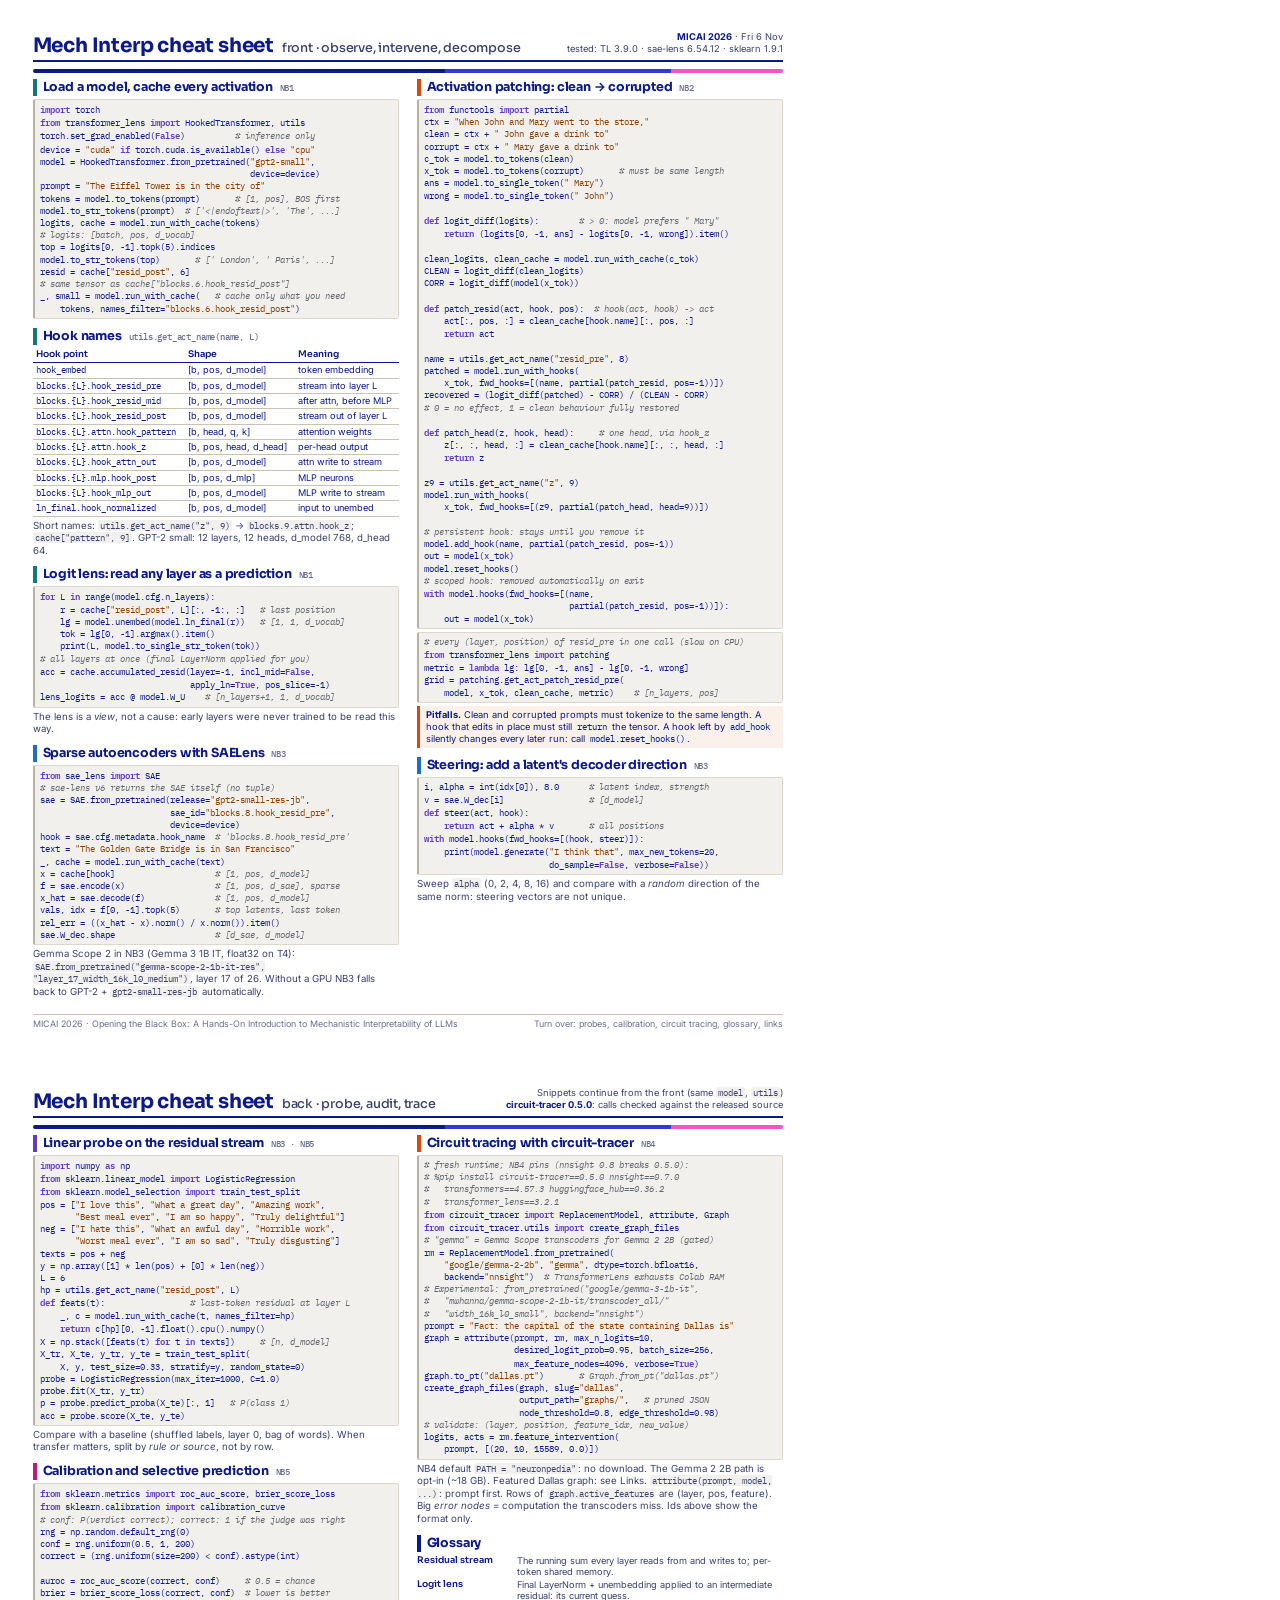
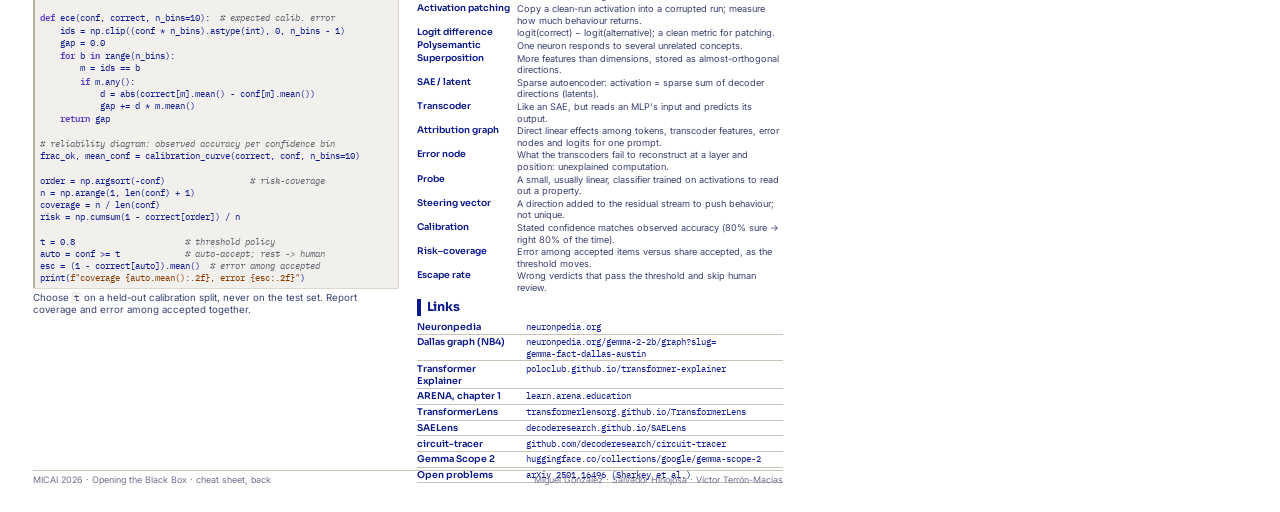
<file: printables/cheat_sheet.html>
<!doctype html>
<html lang="en"><head><meta charset="utf-8"><title>Mech Interp Cheat Sheet</title>
<link rel="preconnect" href="https://fonts.googleapis.com">
<link href="https://fonts.googleapis.com/css2?family=IBM+Plex+Mono:wght@400;500;600&family=Inter:ital,wght@0,400;0,500;0,600;0,700;1,400&family=Sora:wght@500;600;700&display=swap" rel="stylesheet">
<style>
@page { size: Letter portrait; margin: 0; }
:root {
  --ink: #0C198D; --ink-2: #3A4170; --muted: #6B7090; --rule: #C9C3B5; --code-bg: #F2F0EC;
  --resid: #0E7C74; --attn: #D9480F; --mlp: #5F3DC4; --feat: #1C6FC2; --victor: #C2187E;
  --sans: "Inter", "Helvetica Neue", Arial, "Liberation Sans", sans-serif;
  --cond: "Sora", "Inter", "Helvetica Neue", Arial, sans-serif;
  --mono: "IBM Plex Mono", Menlo, Consolas, "DejaVu Sans Mono", monospace;
}
* { box-sizing: border-box; }
html, body { margin: 0; padding: 0; background: #fff; }
body { font-family: var(--sans); color: var(--ink); font-size: 7.7pt; line-height: 1.3;
       -webkit-print-color-adjust: exact; print-color-adjust: exact; }
.page { width: 8.5in; height: 11in; padding: 0.32in 0.34in 0.28in; overflow: hidden;
        display: flex; flex-direction: column; break-after: page; }
.page:last-child { break-after: auto; }

header { display: flex; justify-content: space-between; align-items: flex-end; gap: 12px;
         border-bottom: 2.2px solid var(--ink); padding-bottom: 4px; margin-bottom: 7px; }
header h1 { margin: 0; font-size: 15pt; letter-spacing: -.01em; line-height: 1.05; white-space: nowrap; }
header h1 small { font-weight: 500; color: var(--ink-2); font-size: 9.5pt; margin-left: 4px; }
header .meta { font-size: 7pt; color: var(--ink-2); text-align: right; line-height: 1.35; }
header .meta b { color: var(--ink); }
header code { font-family: var(--mono); font-size: 6.6pt; }

.cols { flex: 1; display: flex; gap: 0.18in; min-height: 0; }
.col { flex: 1 1 0; min-width: 0; display: flex; flex-direction: column; }
section { margin: 0 0 6px; }
h2 { font-family: var(--cond); font-size: 9.4pt; margin: 0 0 3px; padding: 1px 0 1px 6px;
     border-left: 4px solid var(--ink); line-height: 1.2; }
h2 .tag { font-family: var(--mono); font-weight: 500; font-size: 6.6pt; color: var(--muted); margin-left: 4px; }
h2.resid { border-color: var(--resid); } h2.attn { border-color: var(--attn); } h2.mlp { border-color: var(--mlp); }
h2.feat { border-color: var(--feat); } h2.victor { border-color: var(--victor); }
p { margin: 0 0 3px; }
.note { color: var(--ink-2); font-size: 7.3pt; line-height: 1.3; }

pre { font-family: var(--mono); font-size: 6.85pt; line-height: 1.34; background: var(--code-bg);
      border: 0.6px solid #DDD8CB; border-left: 2px solid #B8B2A3; border-radius: 2px;
      padding: 3px 5px; margin: 0 0 3px; white-space: pre; overflow: hidden; }
pre .c { color: #61666F; font-style: italic; }
pre .k { color: var(--mlp); font-weight: 600; }
pre .s { color: #8A3B00; }
code { font-family: var(--mono); font-size: 6.7pt; background: var(--code-bg); padding: 0 2px; border-radius: 2px; }

table { border-collapse: collapse; width: 100%; margin: 0 0 3px; font-size: 6.9pt; }
th, td { text-align: left; padding: 1.2px 3px; border-bottom: 0.6px solid var(--rule); vertical-align: top; white-space: nowrap; }
td:last-child { white-space: normal; }
th { font-family: var(--cond); font-weight: 600; border-bottom: 1px solid var(--ink); }
td code { background: none; padding: 0; font-size: 6.5pt; }

dl.gloss { margin: 0; display: grid; grid-template-columns: max-content 1fr; column-gap: 7px; row-gap: 1.2px; font-size: 6.9pt; line-height: 1.25; }
dl.gloss dt { font-weight: 600; font-family: var(--cond); white-space: nowrap; }
dl.gloss dd { margin: 0; color: var(--ink-2); }

ul.links { list-style: none; margin: 0; padding: 0; font-size: 7pt; }
ul.links li { display: grid; grid-template-columns: 1.1in 1fr; gap: 4px; padding: 1.3px 0; border-bottom: 0.6px solid var(--rule); }
ul.links b { font-family: var(--cond); font-weight: 600; }
ul.links span { font-family: var(--mono); font-size: 6.5pt; }

.warn { border-left: 3px solid var(--attn); background: #FBF1EA; padding: 3px 6px; margin: 0 0 3px; font-size: 7pt; }
footer { font-size: 6.7pt; color: var(--muted); display: flex; justify-content: space-between;
         border-top: 1px solid var(--rule); padding-top: 3px; margin-top: 3px; }

  /* MICAI 2026 brand */
  :root { --micai-navy: #0C198D; --micai-blue: #3339D4; --micai-pink: #F757BC; --micai-paper: #F2F0EC; }
  h1, h2, .display { font-family: "Sora", "Inter", "Helvetica Neue", Arial, sans-serif; letter-spacing: -0.015em; }
  .brandbar { height: 4px; background: linear-gradient(to right, var(--micai-navy) 0 55%, var(--micai-blue) 55% 85%, var(--micai-pink) 85% 100%); margin: 0 0 6px; border-radius: 2px; }

</style></head><body>
<div class="page">
<header><h1>Mech Interp cheat sheet <small>front &middot; observe, intervene, decompose</small></h1><div class="meta"><b>MICAI 2026</b> &middot; Fri 6 Nov<br>tested: TL 3.9.0 &middot; sae-lens 6.54.12 &middot; sklearn 1.9.1</div></header>
<div class="brandbar"></div>
<div class="cols"><div class="col"><section><h2 class="resid">Load a model, cache every activation <span class="tag">NB1</span></h2><pre><span class="k">import</span> torch
<span class="k">from</span> transformer_lens <span class="k">import</span> HookedTransformer, utils
torch.set_grad_enabled(<span class="k">False</span>)          <span class="c"># inference only</span>
device = <span class="s">&quot;cuda&quot;</span> <span class="k">if</span> torch.cuda.is_available() <span class="k">else</span> <span class="s">&quot;cpu&quot;</span>
model = HookedTransformer.from_pretrained(<span class="s">&quot;gpt2-small&quot;</span>,
                                          device=device)
prompt = <span class="s">&quot;The Eiffel Tower is in the city of&quot;</span>
tokens = model.to_tokens(prompt)       <span class="c"># [1, pos], BOS first</span>
model.to_str_tokens(prompt)  <span class="c"># [&#x27;&lt;|endoftext|&gt;&#x27;, &#x27;The&#x27;, ...]</span>
logits, cache = model.run_with_cache(tokens)
<span class="c"># logits: [batch, pos, d_vocab]</span>
top = logits[0, -1].topk(5).indices
model.to_str_tokens(top)       <span class="c"># [&#x27; London&#x27;, &#x27; Paris&#x27;, ...]</span>
resid = cache[<span class="s">&quot;resid_post&quot;</span>, 6]
<span class="c"># same tensor as cache[&quot;blocks.6.hook_resid_post&quot;]</span>
_, small = model.run_with_cache(   <span class="c"># cache only what you need</span>
    tokens, names_filter=<span class="s">&quot;blocks.6.hook_resid_post&quot;</span>)</pre></section><section><h2 class="resid">Hook names <span class="tag">utils.get_act_name(name, L)</span></h2>
<table>
<tr><th>Hook point</th><th>Shape</th><th>Meaning</th></tr>
<tr><td><code>hook_embed</code></td><td>[b, pos, d_model]</td><td>token embedding</td></tr>
<tr><td><code>blocks.{L}.hook_resid_pre</code></td><td>[b, pos, d_model]</td><td>stream into layer L</td></tr>
<tr><td><code>blocks.{L}.hook_resid_mid</code></td><td>[b, pos, d_model]</td><td>after attn, before MLP</td></tr>
<tr><td><code>blocks.{L}.hook_resid_post</code></td><td>[b, pos, d_model]</td><td>stream out of layer L</td></tr>
<tr><td><code>blocks.{L}.attn.hook_pattern</code></td><td>[b, head, q, k]</td><td>attention weights</td></tr>
<tr><td><code>blocks.{L}.attn.hook_z</code></td><td>[b, pos, head, d_head]</td><td>per-head output</td></tr>
<tr><td><code>blocks.{L}.hook_attn_out</code></td><td>[b, pos, d_model]</td><td>attn write to stream</td></tr>
<tr><td><code>blocks.{L}.mlp.hook_post</code></td><td>[b, pos, d_mlp]</td><td>MLP neurons</td></tr>
<tr><td><code>blocks.{L}.hook_mlp_out</code></td><td>[b, pos, d_model]</td><td>MLP write to stream</td></tr>
<tr><td><code>ln_final.hook_normalized</code></td><td>[b, pos, d_model]</td><td>input to unembed</td></tr>
</table>
<p class="note">Short names: <code>utils.get_act_name("z", 9)</code> &rarr; <code>blocks.9.attn.hook_z</code>; <code>cache["pattern", 9]</code>. GPT-2 small: 12 layers, 12 heads, d_model 768, d_head 64.</p></section><section><h2 class="resid">Logit lens: read any layer as a prediction <span class="tag">NB1</span></h2><pre><span class="k">for</span> L <span class="k">in</span> range(model.cfg.n_layers):
    r = cache[<span class="s">&quot;resid_post&quot;</span>, L][:, -1:, :]   <span class="c"># last position</span>
    lg = model.unembed(model.ln_final(r))   <span class="c"># [1, 1, d_vocab]</span>
    tok = lg[0, -1].argmax().item()
    print(L, model.to_single_str_token(tok))
<span class="c"># all layers at once (final LayerNorm applied for you)</span>
acc = cache.accumulated_resid(layer=-1, incl_mid=<span class="k">False</span>,
                              apply_ln=<span class="k">True</span>, pos_slice=-1)
lens_logits = acc @ model.W_U    <span class="c"># [n_layers+1, 1, d_vocab]</span></pre><p class="note">The lens is a <i>view</i>, not a cause: early layers were never trained to be read this way.</p></section><section><h2 class="feat">Sparse autoencoders with SAELens <span class="tag">NB3</span></h2><pre><span class="k">from</span> sae_lens <span class="k">import</span> SAE
<span class="c"># sae-lens v6 returns the SAE itself (no tuple)</span>
sae = SAE.from_pretrained(release=<span class="s">&quot;gpt2-small-res-jb&quot;</span>,
                          sae_id=<span class="s">&quot;blocks.8.hook_resid_pre&quot;</span>,
                          device=device)
hook = sae.cfg.metadata.hook_name  <span class="c"># &#x27;blocks.8.hook_resid_pre&#x27;</span>
text = <span class="s">&quot;The Golden Gate Bridge is in San Francisco&quot;</span>
_, cache = model.run_with_cache(text)
x = cache[hook]                    <span class="c"># [1, pos, d_model]</span>
f = sae.encode(x)                  <span class="c"># [1, pos, d_sae], sparse</span>
x_hat = sae.decode(f)              <span class="c"># [1, pos, d_model]</span>
vals, idx = f[0, -1].topk(5)       <span class="c"># top latents, last token</span>
rel_err = ((x_hat - x).norm() / x.norm()).item()
sae.W_dec.shape                    <span class="c"># [d_sae, d_model]</span></pre><p class="note">Gemma Scope 2 in NB3 (Gemma 3 1B IT, float32 on T4): <code>SAE.from_pretrained("gemma-scope-2-1b-it-res", "layer_17_width_16k_l0_medium")</code>, layer 17 of 26. Without a GPU NB3 falls back to GPT-2 + <code>gpt2-small-res-jb</code> automatically.</p></section></div><div class="col"><section><h2 class="attn">Activation patching: clean &rarr; corrupted <span class="tag">NB2</span></h2><pre><span class="k">from</span> functools <span class="k">import</span> partial
ctx = <span class="s">&quot;When John and Mary went to the store,&quot;</span>
clean = ctx + <span class="s">&quot; John gave a drink to&quot;</span>
corrupt = ctx + <span class="s">&quot; Mary gave a drink to&quot;</span>
c_tok = model.to_tokens(clean)
x_tok = model.to_tokens(corrupt)       <span class="c"># must be same length</span>
ans = model.to_single_token(<span class="s">&quot; Mary&quot;</span>)
wrong = model.to_single_token(<span class="s">&quot; John&quot;</span>)

<span class="k">def</span> logit_diff(logits):        <span class="c"># &gt; 0: model prefers &quot; Mary&quot;</span>
    <span class="k">return</span> (logits[0, -1, ans] - logits[0, -1, wrong]).item()

clean_logits, clean_cache = model.run_with_cache(c_tok)
CLEAN = logit_diff(clean_logits)
CORR = logit_diff(model(x_tok))

<span class="k">def</span> patch_resid(act, hook, pos):  <span class="c"># hook(act, hook) -&gt; act</span>
    act[:, pos, :] = clean_cache[hook.name][:, pos, :]
    <span class="k">return</span> act

name = utils.get_act_name(<span class="s">&quot;resid_pre&quot;</span>, 8)
patched = model.run_with_hooks(
    x_tok, fwd_hooks=[(name, partial(patch_resid, pos=-1))])
recovered = (logit_diff(patched) - CORR) / (CLEAN - CORR)
<span class="c"># 0 = no effect, 1 = clean behaviour fully restored</span>

<span class="k">def</span> patch_head(z, hook, head):     <span class="c"># one head, via hook_z</span>
    z[:, :, head, :] = clean_cache[hook.name][:, :, head, :]
    <span class="k">return</span> z

z9 = utils.get_act_name(<span class="s">&quot;z&quot;</span>, 9)
model.run_with_hooks(
    x_tok, fwd_hooks=[(z9, partial(patch_head, head=9))])

<span class="c"># persistent hook: stays until you remove it</span>
model.add_hook(name, partial(patch_resid, pos=-1))
out = model(x_tok)
model.reset_hooks()
<span class="c"># scoped hook: removed automatically on exit</span>
<span class="k">with</span> model.hooks(fwd_hooks=[(name,
                             partial(patch_resid, pos=-1))]):
    out = model(x_tok)</pre><pre><span class="c"># every (layer, position) of resid_pre in one call (slow on CPU)</span>
<span class="k">from</span> transformer_lens <span class="k">import</span> patching
metric = <span class="k">lambda</span> lg: lg[0, -1, ans] - lg[0, -1, wrong]
grid = patching.get_act_patch_resid_pre(
    model, x_tok, clean_cache, metric)    <span class="c"># [n_layers, pos]</span></pre><div class="warn"><b>Pitfalls.</b> Clean and corrupted prompts must tokenize to the same length. A hook that edits in place must still <code>return</code> the tensor. A hook left by <code>add_hook</code> silently changes every later run: call <code>model.reset_hooks()</code>.</div></section><section><h2 class="feat">Steering: add a latent's decoder direction <span class="tag">NB3</span></h2><pre>i, alpha = int(idx[0]), 8.0      <span class="c"># latent index, strength</span>
v = sae.W_dec[i]                 <span class="c"># [d_model]</span>
<span class="k">def</span> steer(act, hook):
    <span class="k">return</span> act + alpha * v       <span class="c"># all positions</span>
<span class="k">with</span> model.hooks(fwd_hooks=[(hook, steer)]):
    print(model.generate(<span class="s">&quot;I think that&quot;</span>, max_new_tokens=20,
                         do_sample=<span class="k">False</span>, verbose=<span class="k">False</span>))</pre><p class="note">Sweep <code>alpha</code> (0, 2, 4, 8, 16) and compare with a <i>random</i> direction of the same norm: steering vectors are not unique.</p></section></div></div>
<footer><span>MICAI 2026 &middot; Opening the Black Box: A Hands-On Introduction to Mechanistic Interpretability of LLMs</span><span>Turn over: probes, calibration, circuit tracing, glossary, links</span></footer>
</div>
<div class="page">
<header><h1>Mech Interp cheat sheet <small>back &middot; probe, audit, trace</small></h1><div class="meta">Snippets continue from the front (same <code>model</code>, <code>utils</code>)<br><b>circuit-tracer 0.5.0</b>: calls checked against the released source</div></header>
<div class="brandbar"></div>
<div class="cols"><div class="col"><section><h2 class="mlp">Linear probe on the residual stream <span class="tag">NB3 · NB5</span></h2><pre><span class="k">import</span> numpy <span class="k">as</span> np
<span class="k">from</span> sklearn.linear_model <span class="k">import</span> LogisticRegression
<span class="k">from</span> sklearn.model_selection <span class="k">import</span> train_test_split
pos = [<span class="s">&quot;I love this&quot;</span>, <span class="s">&quot;What a great day&quot;</span>, <span class="s">&quot;Amazing work&quot;</span>,
       <span class="s">&quot;Best meal ever&quot;</span>, <span class="s">&quot;I am so happy&quot;</span>, <span class="s">&quot;Truly delightful&quot;</span>]
neg = [<span class="s">&quot;I hate this&quot;</span>, <span class="s">&quot;What an awful day&quot;</span>, <span class="s">&quot;Horrible work&quot;</span>,
       <span class="s">&quot;Worst meal ever&quot;</span>, <span class="s">&quot;I am so sad&quot;</span>, <span class="s">&quot;Truly disgusting&quot;</span>]
texts = pos + neg
y = np.array([1] * len(pos) + [0] * len(neg))
L = 6
hp = utils.get_act_name(<span class="s">&quot;resid_post&quot;</span>, L)
<span class="k">def</span> feats(t):                 <span class="c"># last-token residual at layer L</span>
    _, c = model.run_with_cache(t, names_filter=hp)
    <span class="k">return</span> c[hp][0, -1].float().cpu().numpy()
X = np.stack([feats(t) <span class="k">for</span> t <span class="k">in</span> texts])     <span class="c"># [n, d_model]</span>
X_tr, X_te, y_tr, y_te = train_test_split(
    X, y, test_size=0.33, stratify=y, random_state=0)
probe = LogisticRegression(max_iter=1000, C=1.0)
probe.fit(X_tr, y_tr)
p = probe.predict_proba(X_te)[:, 1]   <span class="c"># P(class 1)</span>
acc = probe.score(X_te, y_te)</pre><p class="note">Compare with a baseline (shuffled labels, layer 0, bag of words). When transfer matters, split by <i>rule or source</i>, not by row.</p></section><section><h2 class="victor">Calibration and selective prediction <span class="tag">NB5</span></h2><pre><span class="k">from</span> sklearn.metrics <span class="k">import</span> roc_auc_score, brier_score_loss
<span class="k">from</span> sklearn.calibration <span class="k">import</span> calibration_curve
<span class="c"># conf: P(verdict correct); correct: 1 if the judge was right</span>
rng = np.random.default_rng(0)
conf = rng.uniform(0.5, 1, 200)
correct = (rng.uniform(size=200) &lt; conf).astype(int)

auroc = roc_auc_score(correct, conf)     <span class="c"># 0.5 = chance</span>
brier = brier_score_loss(correct, conf)  <span class="c"># lower is better</span>

<span class="k">def</span> ece(conf, correct, n_bins=10):  <span class="c"># expected calib. error</span>
    ids = np.clip((conf * n_bins).astype(int), 0, n_bins - 1)
    gap = 0.0
    <span class="k">for</span> b <span class="k">in</span> range(n_bins):
        m = ids == b
        <span class="k">if</span> m.any():
            d = abs(correct[m].mean() - conf[m].mean())
            gap += d * m.mean()
    <span class="k">return</span> gap

<span class="c"># reliability diagram: observed accuracy per confidence bin</span>
frac_ok, mean_conf = calibration_curve(correct, conf, n_bins=10)

order = np.argsort(-conf)                 <span class="c"># risk-coverage</span>
n = np.arange(1, len(conf) + 1)
coverage = n / len(conf)
risk = np.cumsum(1 - correct[order]) / n

t = 0.8                      <span class="c"># threshold policy</span>
auto = conf &gt;= t             <span class="c"># auto-accept; rest -&gt; human</span>
esc = (1 - correct[auto]).mean()  <span class="c"># error among accepted</span>
print(<span class="s">f&quot;coverage {auto.mean():.2f}, error {esc:.2f}&quot;</span>)</pre><p class="note">Choose <code>t</code> on a held-out calibration split, never on the test set. Report coverage and error among accepted together.</p></section></div><div class="col"><section><h2 class="attn">Circuit tracing with circuit-tracer <span class="tag">NB4</span></h2><pre><span class="c"># fresh runtime; NB4 pins (nnsight 0.8 breaks 0.5.0):</span>
<span class="c"># %pip install circuit-tracer==0.5.0 nnsight==0.7.0</span>
<span class="c">#   transformers==4.57.3 huggingface_hub==0.36.2</span>
<span class="c">#   transformer_lens==3.2.1</span>
<span class="k">from</span> circuit_tracer <span class="k">import</span> ReplacementModel, attribute, Graph
<span class="k">from</span> circuit_tracer.utils <span class="k">import</span> create_graph_files
<span class="c"># &quot;gemma&quot; = Gemma Scope transcoders for Gemma 2 2B (gated)</span>
rm = ReplacementModel.from_pretrained(
    <span class="s">&quot;google/gemma-2-2b&quot;</span>, <span class="s">&quot;gemma&quot;</span>, dtype=torch.bfloat16,
    backend=<span class="s">&quot;nnsight&quot;</span>)  <span class="c"># TransformerLens exhausts Colab RAM</span>
<span class="c"># Experimental: from_pretrained(&quot;google/gemma-3-1b-it&quot;,</span>
<span class="c">#   &quot;mwhanna/gemma-scope-2-1b-it/transcoder_all/&quot;</span>
<span class="c">#   &quot;width_16k_l0_small&quot;, backend=&quot;nnsight&quot;)</span>
prompt = <span class="s">&quot;Fact: the capital of the state containing Dallas is&quot;</span>
graph = attribute(prompt, rm, max_n_logits=10,
                  desired_logit_prob=0.95, batch_size=256,
                  max_feature_nodes=4096, verbose=<span class="k">True</span>)
graph.to_pt(<span class="s">&quot;dallas.pt&quot;</span>)       <span class="c"># Graph.from_pt(&quot;dallas.pt&quot;)</span>
create_graph_files(graph, slug=<span class="s">&quot;dallas&quot;</span>,
                   output_path=<span class="s">&quot;graphs/&quot;</span>,   <span class="c"># pruned JSON</span>
                   node_threshold=0.8, edge_threshold=0.98)
<span class="c"># validate: (layer, position, feature_idx, new_value)</span>
logits, acts = rm.feature_intervention(
    prompt, [(20, 10, 15589, 0.0)])</pre><p class="note">NB4 default <code>PATH = "neuronpedia"</code>: no download. The Gemma 2 2B path is opt-in (~18 GB). Featured Dallas graph: see Links. <code>attribute(prompt, model, ...)</code>: prompt first. Rows of <code>graph.active_features</code> are (layer, pos, feature). Big <i>error nodes</i> = computation the transcoders miss. Ids above show the format only.</p></section><section><h2 class="">Glossary</h2><dl class="gloss"><dt>Residual stream</dt><dd>The running sum every layer reads from and writes to; per-token shared memory.</dd><dt>Logit lens</dt><dd>Final LayerNorm + unembedding applied to an intermediate residual: its current guess.</dd><dt>Activation patching</dt><dd>Copy a clean-run activation into a corrupted run; measure how much behaviour returns.</dd><dt>Logit difference</dt><dd>logit(correct) &minus; logit(alternative); a clean metric for patching.</dd><dt>Polysemantic</dt><dd>One neuron responds to several unrelated concepts.</dd><dt>Superposition</dt><dd>More features than dimensions, stored as almost-orthogonal directions.</dd><dt>SAE / latent</dt><dd>Sparse autoencoder: activation = sparse sum of decoder directions (latents).</dd><dt>Transcoder</dt><dd>Like an SAE, but reads an MLP's input and predicts its output.</dd><dt>Attribution graph</dt><dd>Direct linear effects among tokens, transcoder features, error nodes and logits for one prompt.</dd><dt>Error node</dt><dd>What the transcoders fail to reconstruct at a layer and position: unexplained computation.</dd><dt>Probe</dt><dd>A small, usually linear, classifier trained on activations to read out a property.</dd><dt>Steering vector</dt><dd>A direction added to the residual stream to push behaviour; not unique.</dd><dt>Calibration</dt><dd>Stated confidence matches observed accuracy (80% sure &rarr; right 80% of the time).</dd><dt>Risk&ndash;coverage</dt><dd>Error among accepted items versus share accepted, as the threshold moves.</dd><dt>Escape rate</dt><dd>Wrong verdicts that pass the threshold and skip human review.</dd></dl></section><section><h2 class="">Links</h2><ul class="links"><li><b>Neuronpedia</b><span>neuronpedia.org</span></li><li><b>Dallas graph (NB4)</b><span>neuronpedia.org/gemma-2-2b/graph?slug=<br>gemma-fact-dallas-austin</span></li><li><b>Transformer Explainer</b><span>poloclub.github.io/transformer-explainer</span></li><li><b>ARENA, chapter 1</b><span>learn.arena.education</span></li><li><b>TransformerLens</b><span>transformerlensorg.github.io/TransformerLens</span></li><li><b>SAELens</b><span>decoderesearch.github.io/SAELens</span></li><li><b>circuit-tracer</b><span>github.com/decoderesearch/circuit-tracer</span></li><li><b>Gemma Scope 2</b><span>huggingface.co/collections/google/gemma-scope-2</span></li><li><b>Open problems</b><span>arXiv 2501.16496 (Sharkey et al.)</span></li></ul></section></div></div>
<footer><span>MICAI 2026 &middot; Opening the Black Box &middot; cheat sheet, back</span><span>Miguel Gonz&aacute;lez &middot; Salvador Hinojosa &middot; V&iacute;ctor Terr&oacute;n-Mac&iacute;as</span></footer>
</div>
</body></html>
</file>
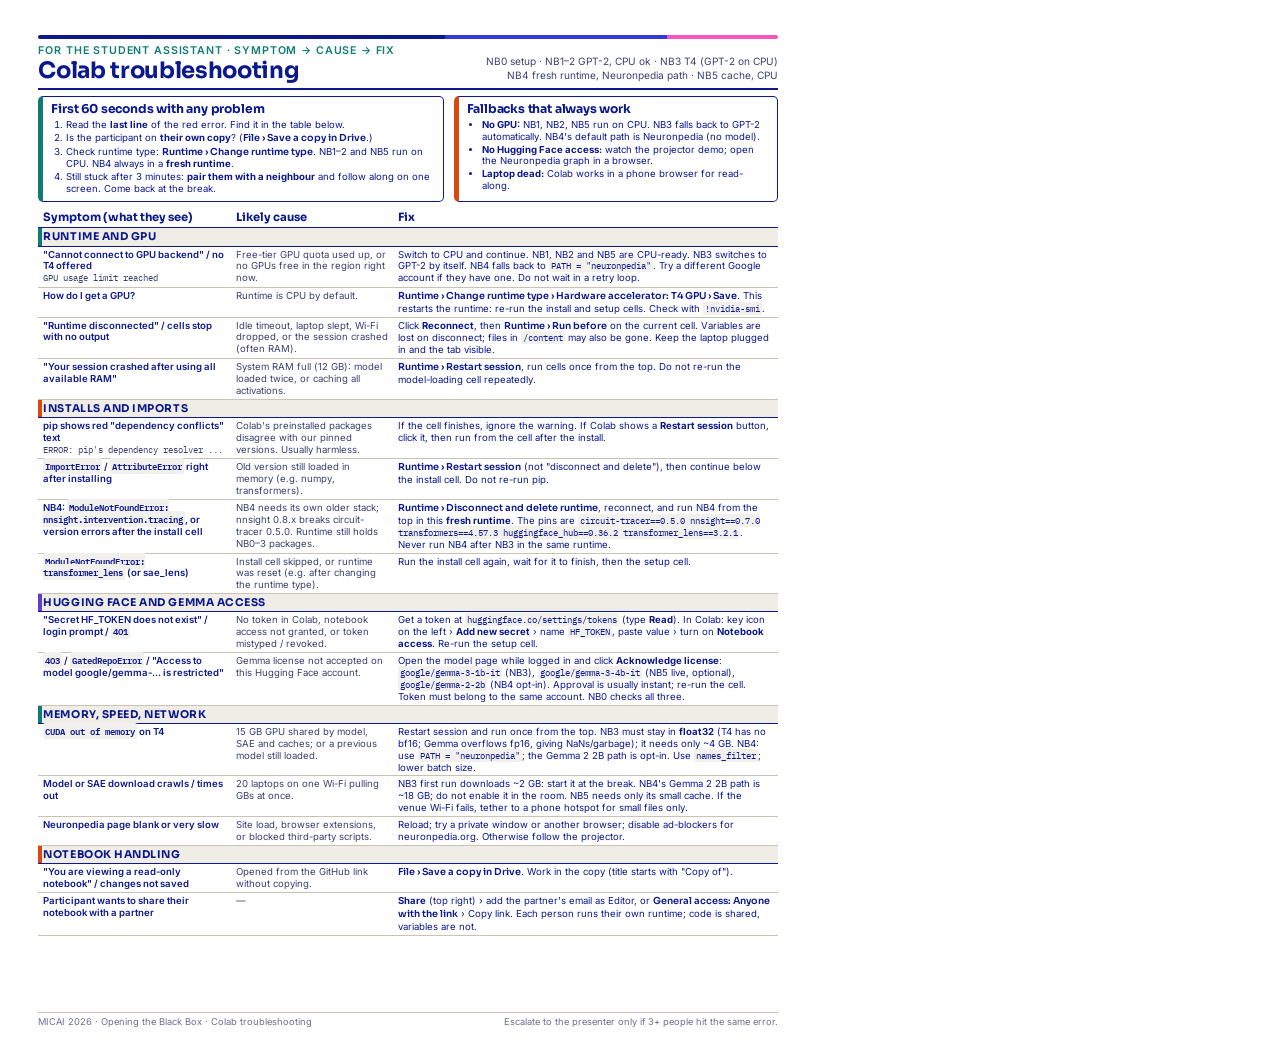
<file: printables/colab_troubleshooting.html>
<!doctype html>
<html lang="en">
<head>
<meta charset="utf-8">
<title>Colab Troubleshooting</title>
<link rel="preconnect" href="https://fonts.googleapis.com">
<link href="https://fonts.googleapis.com/css2?family=IBM+Plex+Mono:wght@400;500;600&family=Inter:ital,wght@0,400;0,500;0,600;0,700;1,400&family=Sora:wght@500;600;700&display=swap" rel="stylesheet">
<style>
  @page { size: Letter portrait; margin: 0; }
  :root {
    --ink: #0C198D; --ink-2: #3A4170; --muted: #6B7090; --rule: #C9C3B5; --code-bg: #F2F0EC;
    --resid: #0E7C74; --attn: #D9480F; --mlp: #5F3DC4;
    --sans: "Inter", "Helvetica Neue", Arial, "Liberation Sans", sans-serif;
    --cond: "Sora", "Inter", "Helvetica Neue", Arial, sans-serif;
    --mono: "IBM Plex Mono", Menlo, Consolas, "DejaVu Sans Mono", monospace;
  }
  * { box-sizing: border-box; }
  html, body { margin: 0; padding: 0; background: #fff; }
  body { font-family: var(--sans); color: var(--ink); font-size: 7.2pt; line-height: 1.24; -webkit-print-color-adjust: exact; print-color-adjust: exact; }
  .page { width: 8.5in; height: 11in; padding: 0.36in 0.4in 0.3in; overflow: hidden; display: flex; flex-direction: column; }
  header { display: flex; justify-content: space-between; align-items: flex-end; border-bottom: 2.4px solid var(--ink); padding-bottom: 5px; }
  .kicker { font-size: 8pt; letter-spacing: .08em; text-transform: uppercase; color: var(--resid); font-weight: 600; margin: 0 0 2px; }
  h1 { margin: 0; font-size: 17pt; line-height: 1.05; letter-spacing: -.01em; }
  .meta { text-align: right; font-size: 7.6pt; color: var(--ink-2); line-height: 1.4; }
  .meta b { color: var(--ink); }

  .first { display: grid; grid-template-columns: 1.25fr 1fr; gap: 10px; margin: 6px 0 5px; }
  .box { border: 1.2px solid var(--ink); border-radius: 5px; padding: 5px 8px; }
  .box h2 { font-family: var(--cond); font-size: 9.2pt; margin: 0 0 2px; }
  .box ol, .box ul { margin: 0; padding-left: 15px; }
  .box li { margin: 0 0 1px; }
  .box.resid { border-left: 5px solid var(--resid); }
  .box.attn { border-left: 5px solid var(--attn); }

  table { border-collapse: collapse; width: 100%; }
  thead th { font-family: var(--cond); font-weight: 700; font-size: 8.6pt; text-align: left; padding: 3px 5px; border-bottom: 1.6px solid var(--ink); }
  td { padding: 2px 5px; vertical-align: top; border-bottom: 0.7px solid var(--rule); }
  td.sym { width: 26%; font-weight: 600; }
  td.sym small { display: block; font-weight: 400; color: var(--ink-2); font-family: var(--mono); font-size: 6.9pt; margin-top: 1px; }
  td.cause { width: 22%; color: var(--ink-2); }
  td.fix { width: 52%; }
  tr.group td { background: #EFEDE6; font-family: var(--cond); font-weight: 700; font-size: 8pt; letter-spacing: .05em; text-transform: uppercase; padding: 2px 5px; border-bottom: 1px solid var(--ink); }
  tr.group.r td { box-shadow: inset 4px 0 0 var(--resid); }
  tr.group.a td { box-shadow: inset 4px 0 0 var(--attn); }
  tr.group.m td { box-shadow: inset 4px 0 0 var(--mlp); }
  code { font-family: var(--mono); font-size: 7pt; background: var(--code-bg); padding: 0 2px; border-radius: 2px; }
  .path { font-family: var(--cond); font-weight: 600; }
  footer { margin-top: auto; font-size: 7pt; color: var(--muted); display: flex; justify-content: space-between; border-top: 1px solid var(--rule); padding-top: 3px; }

  /* MICAI 2026 brand */
  :root { --micai-navy: #0C198D; --micai-blue: #3339D4; --micai-pink: #F757BC; --micai-paper: #F2F0EC; }
  h1, h2, .display { font-family: "Sora", "Inter", "Helvetica Neue", Arial, sans-serif; letter-spacing: -0.015em; }
  .brandbar { height: 4px; background: linear-gradient(to right, var(--micai-navy) 0 55%, var(--micai-blue) 55% 85%, var(--micai-pink) 85% 100%); margin: 0 0 6px; border-radius: 2px; }
</style>
</head>
<body>
<div class="page">
  <div class="brandbar" style="margin-bottom:5px"></div>
  <header>
    <div>
      <p class="kicker">For the student assistant · symptom &rarr; cause &rarr; fix</p>
      <h1>Colab troubleshooting</h1>
    </div>
    <div class="meta">NB0 setup · NB1&ndash;2 GPT-2, CPU ok · NB3 T4 (GPT-2 on CPU)<br>NB4 fresh runtime, Neuronpedia path · NB5 cache, CPU</div>
  </header>

  <div class="first">
    <div class="box resid">
      <h2>First 60 seconds with any problem</h2>
      <ol>
        <li>Read the <b>last line</b> of the red error. Find it in the table below.</li>
        <li>Is the participant on <b>their own copy</b>? (<span class="path">File &rsaquo; Save a copy in Drive</span>.)</li>
        <li>Check runtime type: <span class="path">Runtime &rsaquo; Change runtime type</span>. NB1&ndash;2 and NB5 run on CPU. NB4 always in a <b>fresh runtime</b>.</li>
        <li>Still stuck after 3 minutes: <b>pair them with a neighbour</b> and follow along on one screen. Come back at the break.</li>
      </ol>
    </div>
    <div class="box attn">
      <h2>Fallbacks that always work</h2>
      <ul>
        <li><b>No GPU:</b> NB1, NB2, NB5 run on CPU. NB3 falls back to GPT-2 automatically. NB4's default path is Neuronpedia (no model).</li>
        <li><b>No Hugging Face access:</b> watch the projector demo; open the Neuronpedia graph in a browser.</li>
        <li><b>Laptop dead:</b> Colab works in a phone browser for read-along.</li>

      </ul>
    </div>
  </div>

  <table>
    <thead><tr><th>Symptom (what they see)</th><th>Likely cause</th><th>Fix</th></tr></thead>
    <tbody>
      <tr class="group r"><td colspan="3">Runtime and GPU</td></tr>
      <tr><td class="sym">"Cannot connect to GPU backend" / no T4 offered<small>GPU usage limit reached</small></td>
          <td class="cause">Free-tier GPU quota used up, or no GPUs free in the region right now.</td>
          <td class="fix">Switch to CPU and continue. NB1, NB2 and NB5 are CPU-ready. NB3 switches to GPT-2 by itself. NB4 falls back to <code>PATH = "neuronpedia"</code>. Try a different Google account if they have one. Do not wait in a retry loop.</td></tr>
      <tr><td class="sym">How do I get a GPU?</td>
          <td class="cause">Runtime is CPU by default.</td>
          <td class="fix"><span class="path">Runtime &rsaquo; Change runtime type &rsaquo; Hardware accelerator: T4 GPU &rsaquo; Save</span>. This restarts the runtime: re-run the install and setup cells. Check with <code>!nvidia-smi</code>.</td></tr>
      <tr><td class="sym">"Runtime disconnected" / cells stop with no output</td>
          <td class="cause">Idle timeout, laptop slept, Wi-Fi dropped, or the session crashed (often RAM).</td>
          <td class="fix">Click <b>Reconnect</b>, then <span class="path">Runtime &rsaquo; Run before</span> on the current cell. Variables are lost on disconnect; files in <code>/content</code> may also be gone. Keep the laptop plugged in and the tab visible.</td></tr>
      <tr><td class="sym">"Your session crashed after using all available RAM"</td>
          <td class="cause">System RAM full (12 GB): model loaded twice, or caching all activations.</td>
          <td class="fix"><span class="path">Runtime &rsaquo; Restart session</span>, run cells once from the top. Do not re-run the model-loading cell repeatedly.</td></tr>

      <tr class="group a"><td colspan="3">Installs and imports</td></tr>
      <tr><td class="sym">pip shows red "dependency conflicts" text<small>ERROR: pip's dependency resolver ...</small></td>
          <td class="cause">Colab's preinstalled packages disagree with our pinned versions. Usually harmless.</td>
          <td class="fix">If the cell finishes, ignore the warning. If Colab shows a <b>Restart session</b> button, click it, then run from the cell after the install.</td></tr>
      <tr><td class="sym"><code>ImportError</code> / <code>AttributeError</code> right after installing</td>
          <td class="cause">Old version still loaded in memory (e.g. numpy, transformers).</td>
          <td class="fix"><span class="path">Runtime &rsaquo; Restart session</span> (not "disconnect and delete"), then continue below the install cell. Do not re-run pip.</td></tr>
      <tr><td class="sym">NB4: <code>ModuleNotFoundError: nnsight.intervention.tracing</code>, or version errors after the install cell</td>
          <td class="cause">NB4 needs its own older stack; nnsight 0.8.x breaks circuit-tracer 0.5.0. Runtime still holds NB0&ndash;3 packages.</td>
          <td class="fix"><span class="path">Runtime &rsaquo; Disconnect and delete runtime</span>, reconnect, and run NB4 from the top in this <b>fresh runtime</b>. The pins are <code>circuit-tracer==0.5.0 nnsight==0.7.0 transformers==4.57.3 huggingface_hub==0.36.2 transformer_lens==3.2.1</code>. Never run NB4 after NB3 in the same runtime.</td></tr>
      <tr><td class="sym"><code>ModuleNotFoundError: transformer_lens</code> (or sae_lens)</td>
          <td class="cause">Install cell skipped, or runtime was reset (e.g. after changing the runtime type).</td>
          <td class="fix">Run the install cell again, wait for it to finish, then the setup cell.</td></tr>

      <tr class="group m"><td colspan="3">Hugging Face and Gemma access</td></tr>
      <tr><td class="sym">"Secret HF_TOKEN does not exist" / login prompt / <code>401</code></td>
          <td class="cause">No token in Colab, notebook access not granted, or token mistyped / revoked.</td>
          <td class="fix">Get a token at <code>huggingface.co/settings/tokens</code> (type <b>Read</b>). In Colab: key icon on the left &rsaquo; <b>Add new secret</b> &rsaquo; name <code>HF_TOKEN</code>, paste value &rsaquo; turn on <b>Notebook access</b>. Re-run the setup cell.</td></tr>
      <tr><td class="sym"><code>403</code> / <code>GatedRepoError</code> / "Access to model google/gemma-... is restricted"</td>
          <td class="cause">Gemma license not accepted on this Hugging Face account.</td>
          <td class="fix">Open the model page while logged in and click <b>Acknowledge license</b>: <code>google/gemma-3-1b-it</code> (NB3), <code>google/gemma-3-4b-it</code> (NB5 live, optional), <code>google/gemma-2-2b</code> (NB4 opt-in). Approval is usually instant; re-run the cell. Token must belong to the same account. NB0 checks all three.</td></tr>

      <tr class="group r"><td colspan="3">Memory, speed, network</td></tr>
      <tr><td class="sym"><code>CUDA out of memory</code> on T4</td>
          <td class="cause">15 GB GPU shared by model, SAE and caches; or a previous model still loaded.</td>
          <td class="fix">Restart session and run once from the top. NB3 must stay in <b>float32</b> (T4 has no bf16; Gemma overflows fp16, giving NaNs/garbage); it needs only ~4 GB. NB4: use <code>PATH = "neuronpedia"</code>; the Gemma 2 2B path is opt-in. Use <code>names_filter</code>; lower batch size.</td></tr>
      <tr><td class="sym">Model or SAE download crawls / times out</td>
          <td class="cause">20 laptops on one Wi-Fi pulling GBs at once.</td>
          <td class="fix">NB3 first run downloads ~2 GB: start it at the break. NB4's Gemma 2 2B path is ~18 GB; do not enable it in the room. NB5 needs only its small cache. If the venue Wi-Fi fails, tether to a phone hotspot for small files only.</td></tr>
      <tr><td class="sym">Neuronpedia page blank or very slow</td>
          <td class="cause">Site load, browser extensions, or blocked third-party scripts.</td>
          <td class="fix">Reload; try a private window or another browser; disable ad-blockers for neuronpedia.org. Otherwise follow the projector.</td></tr>

      <tr class="group a"><td colspan="3">Notebook handling</td></tr>
      <tr><td class="sym">"You are viewing a read-only notebook" / changes not saved</td>
          <td class="cause">Opened from the GitHub link without copying.</td>
          <td class="fix"><span class="path">File &rsaquo; Save a copy in Drive</span>. Work in the copy (title starts with "Copy of").</td></tr>
      <tr><td class="sym">Participant wants to share their notebook with a partner</td>
          <td class="cause">&mdash;</td>
          <td class="fix"><b>Share</b> (top right) &rsaquo; add the partner's email as Editor, or <span class="path">General access: Anyone with the link</span> &rsaquo; Copy link. Each person runs their own runtime; code is shared, variables are not.</td></tr>
    </tbody>
  </table>

  <footer><span>MICAI 2026 · Opening the Black Box · Colab troubleshooting</span><span>Escalate to the presenter only if 3+ people hit the same error.</span></footer>
</div>
</body>
</html>
</file>
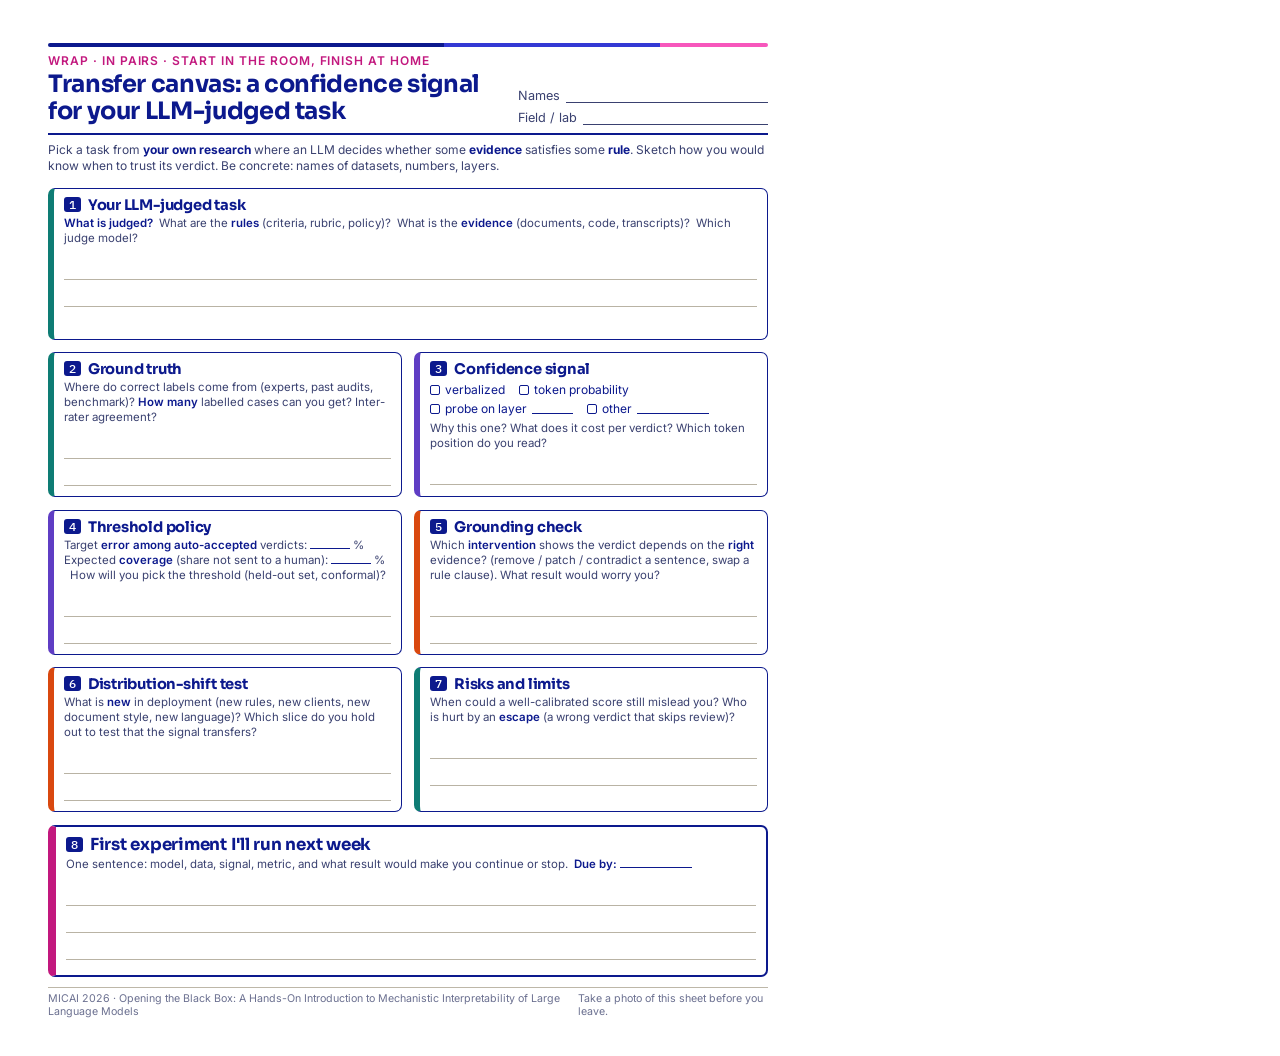
<file: printables/transfer_canvas.html>
<!doctype html>
<html lang="en">
<head>
<meta charset="utf-8">
<title>Transfer Canvas</title>
<link rel="preconnect" href="https://fonts.googleapis.com">
<link href="https://fonts.googleapis.com/css2?family=IBM+Plex+Mono:wght@400;500;600&family=Inter:ital,wght@0,400;0,500;0,600;0,700;1,400&family=Sora:wght@500;600;700&display=swap" rel="stylesheet">
<style>
  @page { size: Letter portrait; margin: 0; }
  :root {
    --ink: #0C198D; --ink-2: #3A4170; --muted: #6B7090; --rule: #BDB7A8;
    --resid: #0E7C74; --attn: #D9480F; --mlp: #5F3DC4; --victor: #C2187E;
    --sans: "Inter", "Helvetica Neue", Arial, "Liberation Sans", sans-serif;
    --mono: "IBM Plex Mono", Menlo, Consolas, "DejaVu Sans Mono", monospace;
  }
  * { box-sizing: border-box; }
  html, body { margin: 0; padding: 0; background: #fff; }
  body { font-family: var(--sans); color: var(--ink); -webkit-print-color-adjust: exact; print-color-adjust: exact; }
  .page { width: 8.5in; height: 11in; padding: 0.45in 0.5in 0.4in; display: flex; flex-direction: column; overflow: hidden; }

  header { display: flex; justify-content: space-between; align-items: flex-end; gap: 0.3in; border-bottom: 2.5px solid var(--ink); padding-bottom: 8px; }
  .kicker { font-size: 9pt; letter-spacing: .08em; text-transform: uppercase; color: var(--victor); font-weight: 600; margin: 0 0 3px; }
  h1 { font-size: 18pt; line-height: 1.12; margin: 0; font-weight: 700; letter-spacing: -.01em; }
  .names { font-size: 9.5pt; color: var(--ink-2); min-width: 2.6in; }
  .names .line { display: flex; gap: 6px; align-items: flex-end; margin-top: 7px; }
  .names .line span { white-space: nowrap; }
  .names .line i { flex: 1; border-bottom: 1px solid var(--ink-2); height: 1em; }
  .intro { font-size: 9pt; color: var(--ink-2); margin: 7px 0 0; line-height: 1.35; }
  .intro b { color: var(--ink); }

  .grid { flex: 1; display: grid; grid-template-columns: 1fr 1fr; grid-template-rows: 1.05fr 1fr 1fr 1fr 1.05fr; gap: 0.13in; margin-top: 0.14in; }
  .box { border: 1.4px solid var(--ink); border-radius: 7px; padding: 7px 10px 6px; display: flex; flex-direction: column; position: relative; }
  .box.wide { grid-column: 1 / -1; }
  .box h2 { margin: 0; font-size: 11pt; font-weight: 700; display: flex; align-items: baseline; gap: 7px; background: #fff; }
  .num { font-family: var(--mono); font-size: 9pt; font-weight: 500; color: #fff; background: var(--ink); border-radius: 3px; padding: 0 5px; position: relative; top: -1px; }
  .box .q { font-size: 8.6pt; color: var(--ink-2); margin: 2px 0 0; line-height: 1.3; background: #fff; }
  .box .q em { font-style: normal; font-weight: 600; color: var(--ink); }
  .fill { flex: 1; margin-top: 4px; background-image: repeating-linear-gradient(to bottom, transparent 0, transparent 26px, #B9B3A4 26px, #B9B3A4 27px); }
  .box .q { padding-bottom: 3px; }

  .opts { display: flex; flex-wrap: wrap; gap: 4px 14px; font-size: 9pt; margin-top: 4px; background: #fff; padding-bottom: 3px; }
  .opts label { display: inline-flex; align-items: center; gap: 5px; white-space: nowrap; }
  .sq { width: 10px; height: 10px; border: 1.3px solid var(--ink); display: inline-block; border-radius: 2px; }
  .blank { display: inline-block; border-bottom: 1px solid var(--ink); width: 0.42in; height: 0.9em; }
  .blank.w { width: 0.75in; }

  .box.t1 { border-left: 6px solid var(--resid); }
  .box.t2 { border-left: 6px solid var(--attn); }
  .box.t3 { border-left: 6px solid var(--mlp); }
  .box.final { border: 2.6px solid var(--ink); border-left: 8px solid var(--victor); }
  .box.final h2 { font-size: 12.5pt; }

  footer { display: flex; justify-content: space-between; font-size: 8pt; color: var(--muted); margin-top: 0.1in; border-top: 1px solid var(--rule); padding-top: 4px; }

  /* MICAI 2026 brand */
  :root { --micai-navy: #0C198D; --micai-blue: #3339D4; --micai-pink: #F757BC; --micai-paper: #F2F0EC; }
  h1, h2, .display { font-family: "Sora", "Inter", "Helvetica Neue", Arial, sans-serif; letter-spacing: -0.015em; }
  .brandbar { height: 4px; background: linear-gradient(to right, var(--micai-navy) 0 55%, var(--micai-blue) 55% 85%, var(--micai-pink) 85% 100%); margin: 0 0 6px; border-radius: 2px; }
</style>
</head>
<body>
<div class="page">
  <div class="brandbar"></div>
  <header>
    <div>
      <p class="kicker">Wrap · in pairs · start in the room, finish at home</p>
      <h1>Transfer canvas: a confidence signal<br>for your LLM-judged task</h1>
    </div>
    <div class="names">
      <div class="line"><span>Names</span><i></i></div>
      <div class="line"><span>Field / lab</span><i></i></div>
    </div>
  </header>
  <p class="intro">Pick a task from <b>your own research</b> where an LLM decides whether some <b>evidence</b> satisfies some <b>rule</b>. Sketch how you would know when to trust its verdict. Be concrete: names of datasets, numbers, layers.</p>

  <div class="grid">
    <section class="box wide t1">
      <h2><span class="num">1</span>Your LLM-judged task</h2>
      <p class="q"><em>What is judged?</em> &nbsp;What are the <em>rules</em> (criteria, rubric, policy)? &nbsp;What is the <em>evidence</em> (documents, code, transcripts)? &nbsp;Which judge model?</p>
      <div class="fill"></div>
    </section>

    <section class="box t1">
      <h2><span class="num">2</span>Ground truth</h2>
      <p class="q">Where do correct labels come from (experts, past audits, benchmark)? <em>How many</em> labelled cases can you get? Inter-rater agreement?</p>
      <div class="fill"></div>
    </section>

    <section class="box t3">
      <h2><span class="num">3</span>Confidence signal</h2>
      <div class="opts">
        <label><span class="sq"></span>verbalized</label>
        <label><span class="sq"></span>token probability</label>
        <label><span class="sq"></span>probe on layer <span class="blank"></span></label>
        <label><span class="sq"></span>other <span class="blank w"></span></label>
      </div>
      <p class="q">Why this one? What does it cost per verdict? Which token position do you read?</p>
      <div class="fill"></div>
    </section>

    <section class="box t3">
      <h2><span class="num">4</span>Threshold policy</h2>
      <p class="q">Target <em>error among auto-accepted</em> verdicts: <span class="blank"></span> % &nbsp; Expected <em>coverage</em> (share not sent to a human): <span class="blank"></span> % &nbsp; How will you pick the threshold (held-out set, conformal)?</p>
      <div class="fill"></div>
    </section>

    <section class="box t2">
      <h2><span class="num">5</span>Grounding check</h2>
      <p class="q">Which <em>intervention</em> shows the verdict depends on the <em>right</em> evidence? (remove / patch / contradict a sentence, swap a rule clause). What result would worry you?</p>
      <div class="fill"></div>
    </section>

    <section class="box t2">
      <h2><span class="num">6</span>Distribution-shift test</h2>
      <p class="q">What is <em>new</em> in deployment (new rules, new clients, new document style, new language)? Which slice do you hold out to test that the signal transfers?</p>
      <div class="fill"></div>
    </section>

    <section class="box t1">
      <h2><span class="num">7</span>Risks and limits</h2>
      <p class="q">When could a well-calibrated score still mislead you? Who is hurt by an <em>escape</em> (a wrong verdict that skips review)?</p>
      <div class="fill"></div>
    </section>

    <section class="box wide final">
      <h2><span class="num">8</span>First experiment I'll run next week</h2>
      <p class="q">One sentence: model, data, signal, metric, and what result would make you continue or stop. &nbsp;<em>Due by:</em> <span class="blank w"></span></p>
      <div class="fill"></div>
    </section>
  </div>

  <footer>
    <span>MICAI 2026 · Opening the Black Box: A Hands-On Introduction to Mechanistic Interpretability of Large Language Models</span>
    <span>Take a photo of this sheet before you leave.</span>
  </footer>
</div>
</body>
</html>
</file>
